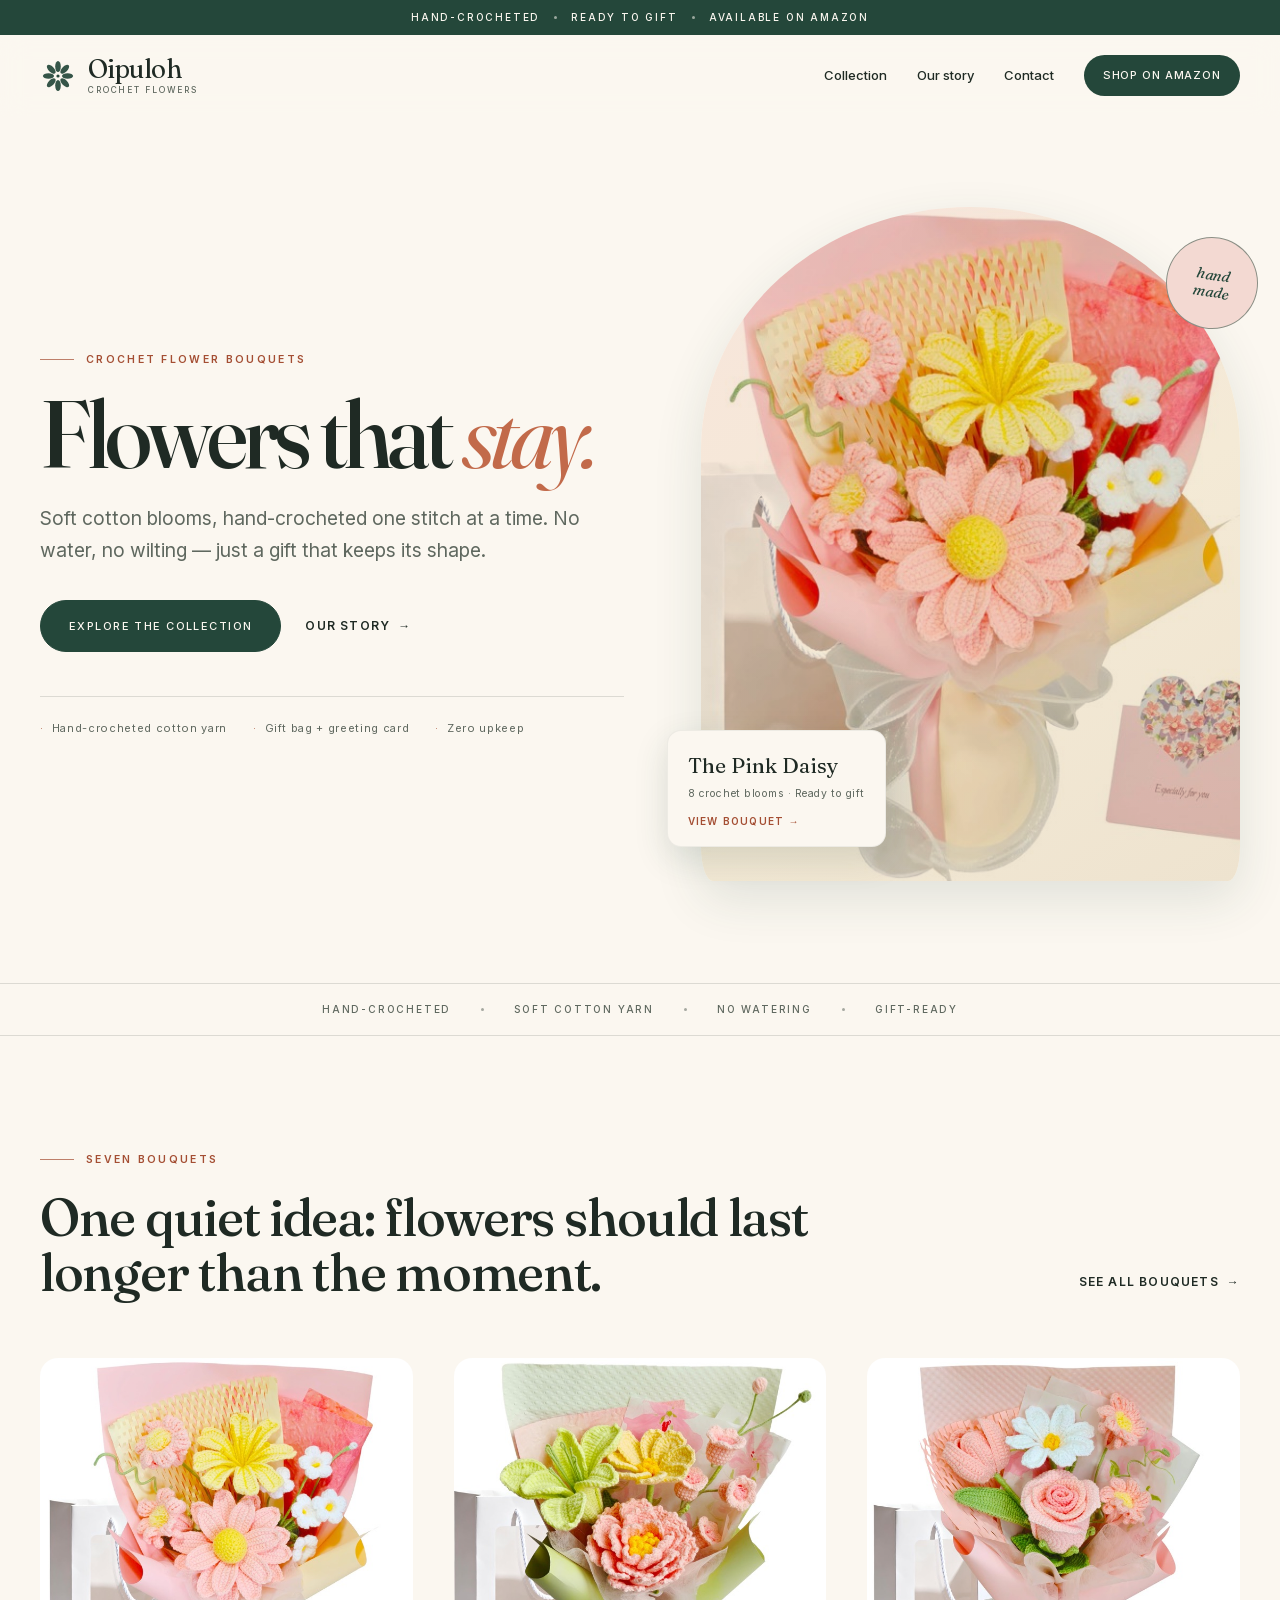
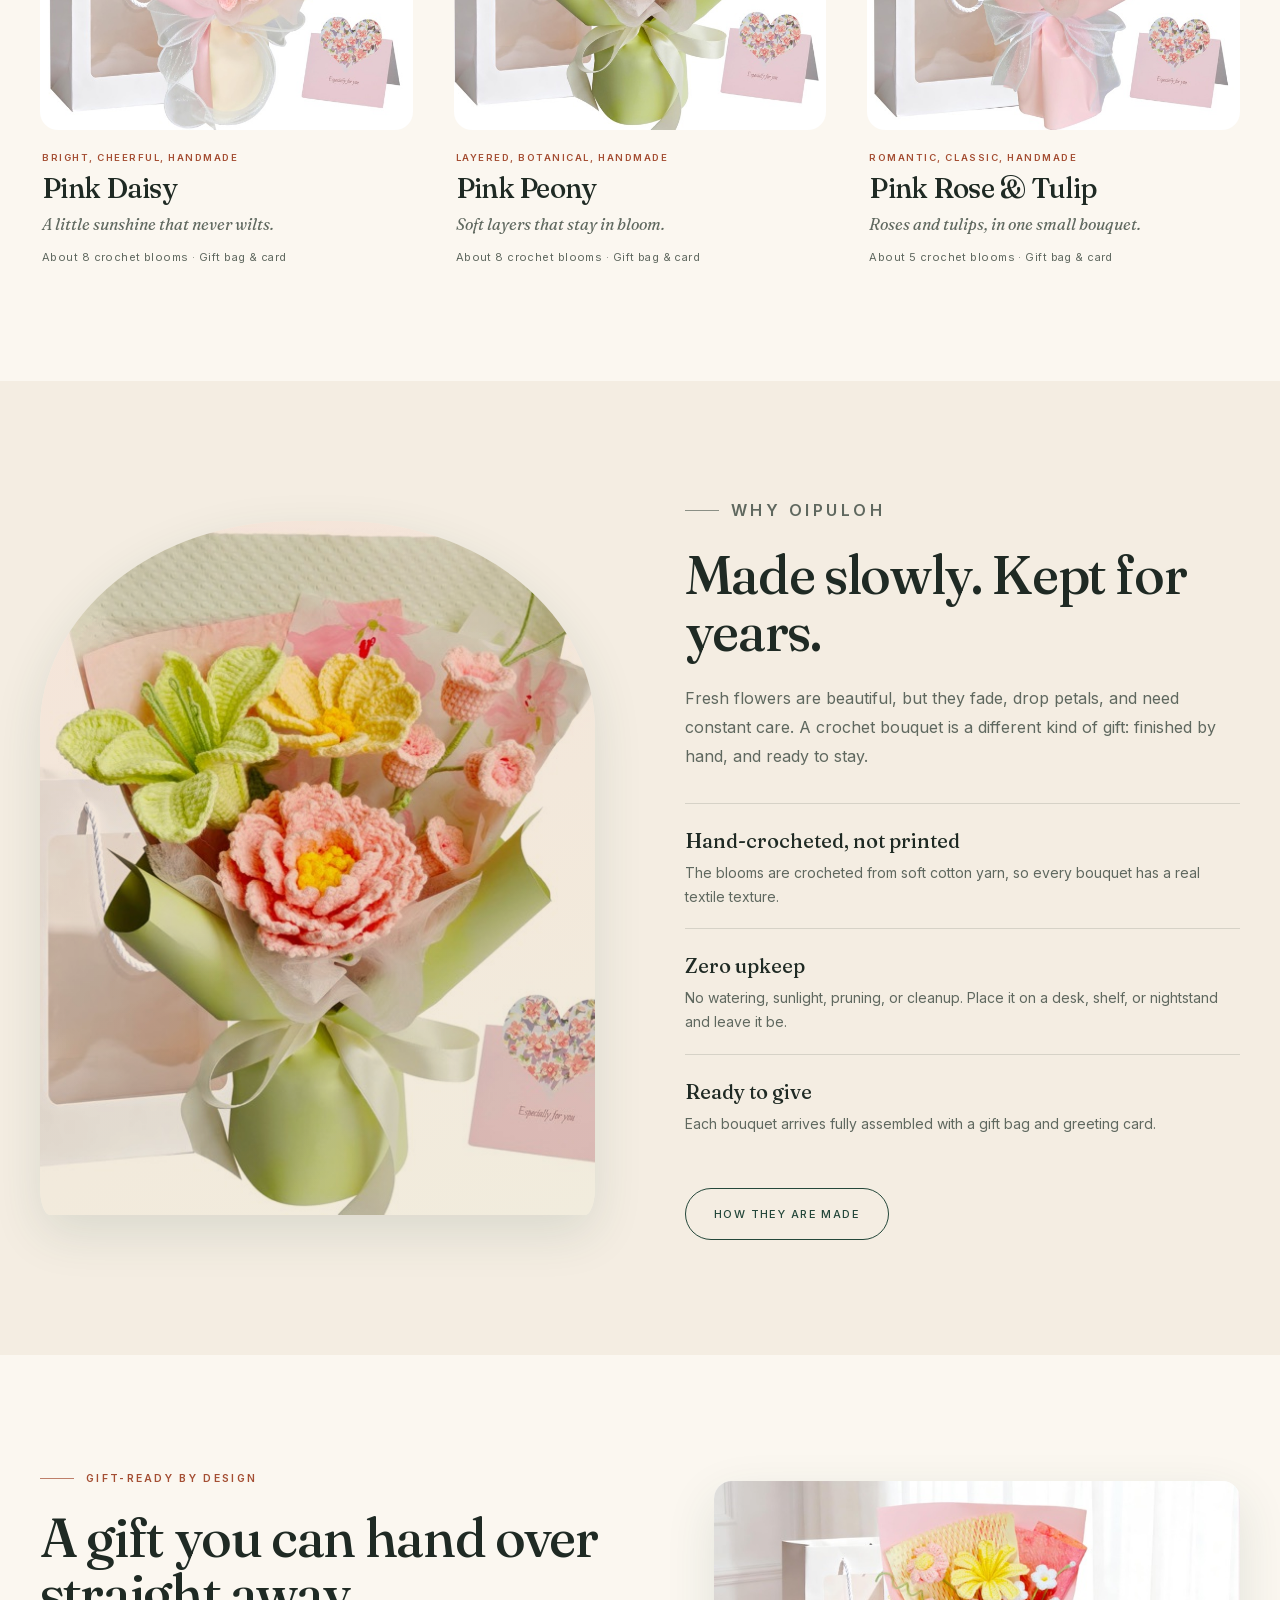
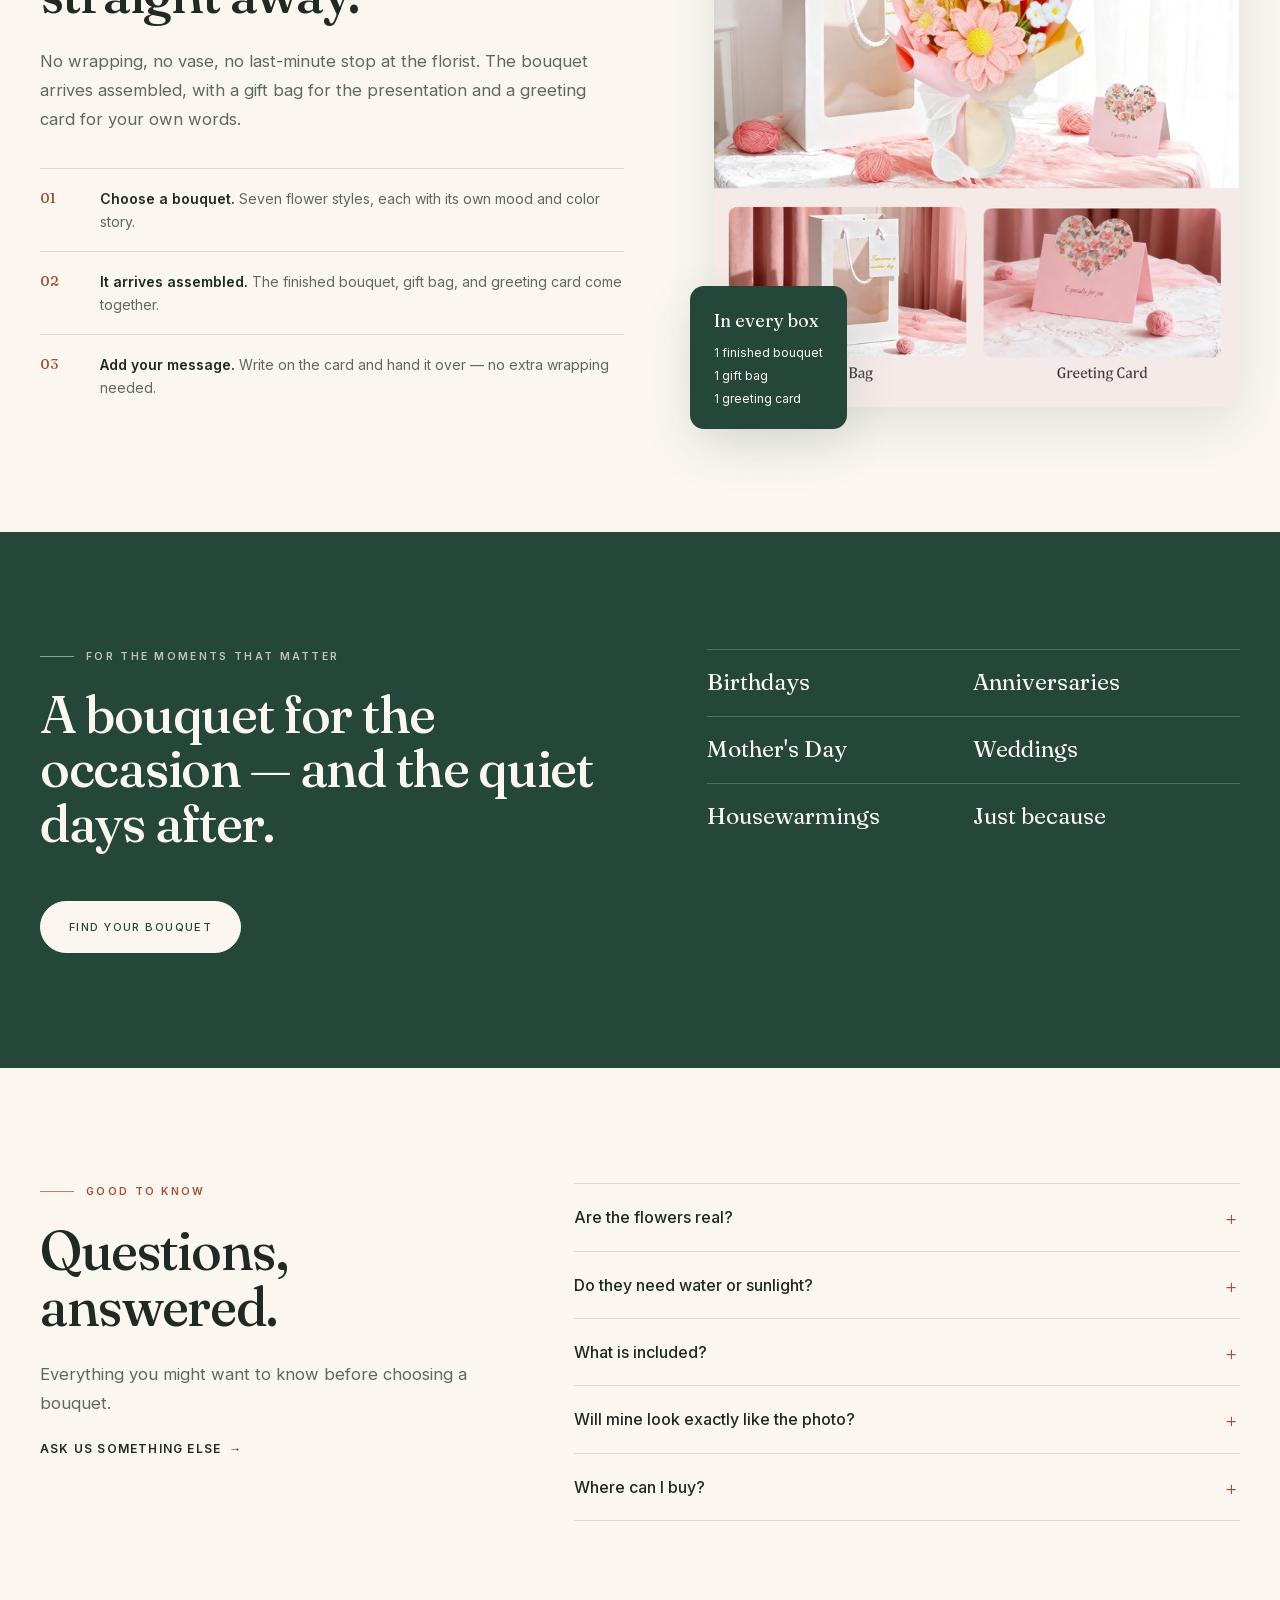
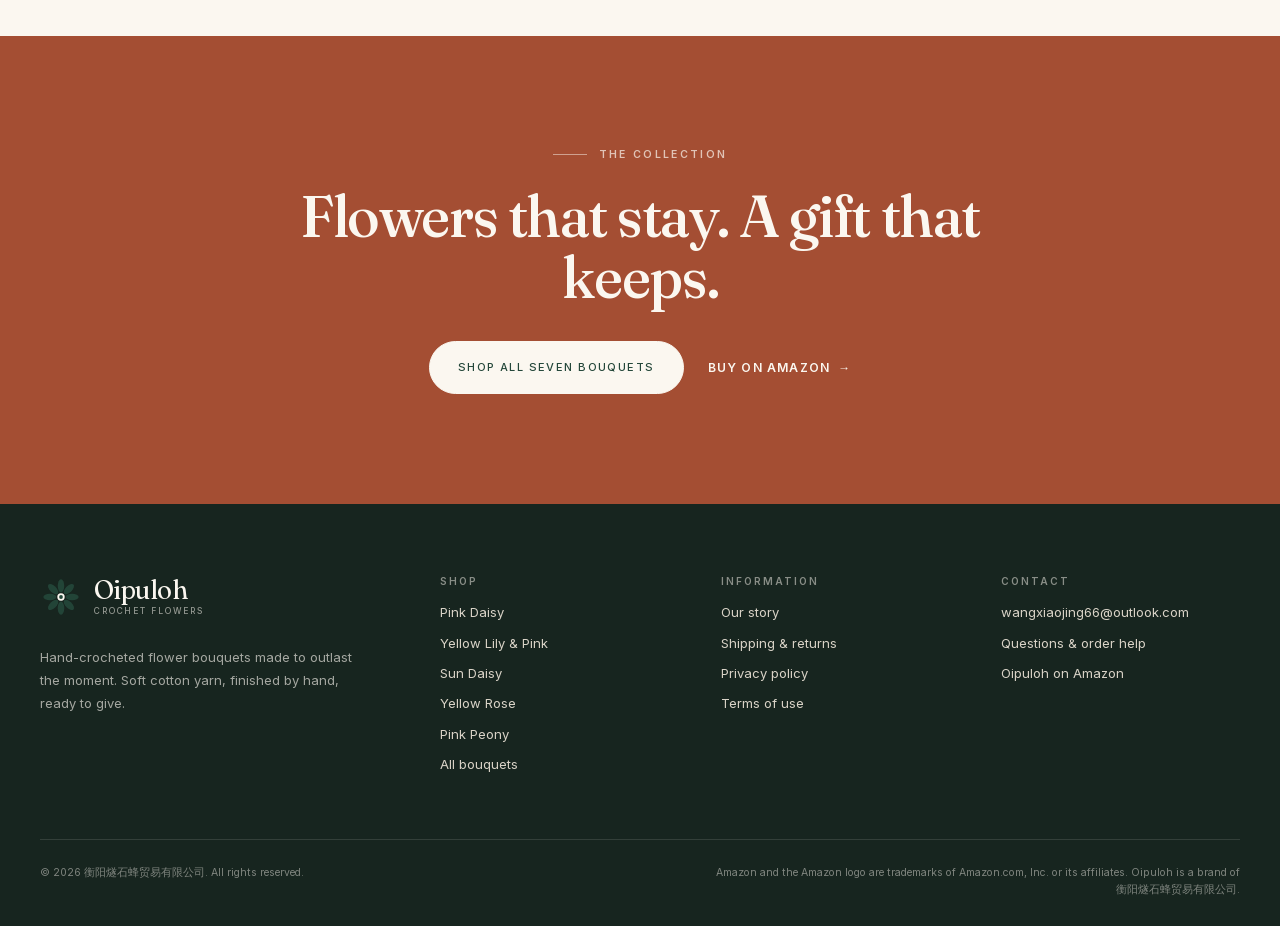
<file: index.html>
<!doctype html>
<html lang="en">
<head>
  <meta charset="utf-8">
  <meta name="viewport" content="width=device-width, initial-scale=1">
  <title>Oipuloh — Hand-crocheted flower bouquets that stay</title>
  <meta name="description" content="Oipuloh makes hand-crocheted flower bouquets from soft cotton yarn. No water, no wilting — each arrives with a gift bag and greeting card.">
  <link rel="canonical" href="https://oipuloh.pages.dev/">
  <meta property="og:type" content="website">
  <meta property="og:site_name" content="Oipuloh">
  <meta property="og:title" content="Oipuloh — Hand-crocheted flower bouquets that stay">
  <meta property="og:description" content="Oipuloh makes hand-crocheted flower bouquets from soft cotton yarn. No water, no wilting — each arrives with a gift bag and greeting card.">
  <meta property="og:url" content="https://oipuloh.pages.dev/">
  <meta property="og:image" content="https://oipuloh.pages.dev/assets/img/daisy-main-1400.jpg">
  <meta name="twitter:card" content="summary_large_image">
  <meta name="theme-color" content="#24473A">
  <link rel="icon" href="assets/img/favicon.svg" type="image/svg+xml">
  <link rel="stylesheet" href="assets/css/styles.css">
  <script>
    if (!new URLSearchParams(location.search).has("static")) document.documentElement.classList.add("js");
  </script>
  <script type="application/ld+json">{"@context":"https://schema.org","@type":"Organization","name":"衡阳燧石蜂贸易有限公司","url":"https://oipuloh.pages.dev/","email":"wangxiaojing66@outlook.com","brand":{"@type":"Brand","name":"Oipuloh"},"logo":"https://oipuloh.pages.dev/assets/img/favicon.svg","description":"Oipuloh makes hand-crocheted flower bouquets from soft cotton yarn. No water, no wilting — each arrives with a gift bag and greeting card."}</script>
</head>
<body class="">
  <a class="skip-link" href="#main">Skip to content</a>
  
<div class="announcement">
  <span>Hand-crocheted</span><span class="dot" aria-hidden="true"></span>
  <span>Ready to gift</span><span class="dot" aria-hidden="true"></span>
  <span>Available on Amazon</span>
</div>
<header class="site-header" id="siteHeader">
  <div class="shell header-inner">
    <a class="brand" href="index.html" aria-label="Oipuloh home">
      <svg class="logo-mark" width="36" height="36" viewBox="0 0 40 40" aria-hidden="true" focusable="false"><g fill="currentColor" opacity=".92"><ellipse cx="20" cy="9.4" rx="3.1" ry="6.2" transform="rotate(0 20 20)"/><ellipse cx="20" cy="9.4" rx="3.1" ry="6.2" transform="rotate(45 20 20)"/><ellipse cx="20" cy="9.4" rx="3.1" ry="6.2" transform="rotate(90 20 20)"/><ellipse cx="20" cy="9.4" rx="3.1" ry="6.2" transform="rotate(135 20 20)"/><ellipse cx="20" cy="9.4" rx="3.1" ry="6.2" transform="rotate(180 20 20)"/><ellipse cx="20" cy="9.4" rx="3.1" ry="6.2" transform="rotate(225 20 20)"/><ellipse cx="20" cy="9.4" rx="3.1" ry="6.2" transform="rotate(270 20 20)"/><ellipse cx="20" cy="9.4" rx="3.1" ry="6.2" transform="rotate(315 20 20)"/></g><circle cx="20" cy="20" r="3.5" fill="var(--paper, #fbf7f0)"/><circle cx="20" cy="20" r="1.8" fill="currentColor"/></svg>
      <span class="brand-type">
        <span class="brand-name">Oipuloh</span>
        <span class="brand-sub">crochet flowers</span>
      </span>
    </a>
    <button class="nav-toggle" type="button" aria-expanded="false" aria-controls="primaryNav">
      <span class="sr-only">Menu</span>
      <span></span><span></span>
    </button>
    <nav class="nav" id="primaryNav" aria-label="Main">
      <a href="collection.html">Collection</a>
      <a href="about.html">Our story</a>
      <a href="contact.html">Contact</a>
      <a class="nav-cta" href="https://www.amazon.com/s?k=Oipuloh" target="_blank" rel="noopener">Shop on Amazon</a>
    </nav>
  </div>
</header>

  <main id="main">

<section class="hero">
  <div class="shell hero-grid">
    <div class="hero-copy">
      <p class="eyebrow"><span class="rule" aria-hidden="true"></span>Crochet flower bouquets</p>
      <h1>Flowers that <em>stay.</em></h1>
      <p class="lede">Soft cotton blooms, hand-crocheted one stitch at a time. No water, no wilting — just a gift that keeps its shape.</p>
      <div class="actions">
        <a class="button" href="collection.html">Explore the collection</a>
        <a class="text-link" href="about.html">Our story <span aria-hidden="true">→</span></a>
      </div>
      <ul class="hero-notes">
        <li>Hand-crocheted cotton yarn</li>
        <li>Gift bag + greeting card</li>
        <li>Zero upkeep</li>
      </ul>
    </div>
    <div class="hero-media">
      <div class="arch arch--hero">
        <img src="assets/img/daisy-main-700.jpg" srcset="assets/img/daisy-main-700.jpg 700w, assets/img/daisy-main-1400.jpg 1400w" sizes="(max-width: 900px) 92vw, 44vw" width="1400" height="1400" alt="Oipuloh Pink Daisy crochet flower bouquet with gift bag and greeting card" loading="eager" decoding="async">
      </div>
      <a class="floating-card" href="product/pink-daisy.html">
        <span class="floating-card-label">The Pink Daisy</span>
        <span class="floating-card-meta">8 crochet blooms · Ready to gift</span>
        <span class="floating-card-link">View bouquet <span aria-hidden="true">→</span></span>
      </a>
      <span class="hero-stamp" aria-hidden="true">hand<br>made</span>
    </div>
  </div>
</section>

<div class="value-strip">
  <div class="shell value-strip-inner">
    <span>Hand-crocheted</span><span class="dot" aria-hidden="true"></span>
    <span>Soft cotton yarn</span><span class="dot" aria-hidden="true"></span>
    <span>No watering</span><span class="dot" aria-hidden="true"></span>
    <span>Gift-ready</span>
  </div>
</div>

<section class="section" id="collection">
  <div class="shell">
    <div class="section-head reveal">
      <div>
        <p class="eyebrow"><span class="rule" aria-hidden="true"></span>Seven bouquets</p>
        <h2>One quiet idea: flowers should last longer than the moment.</h2>
      </div>
      <a class="text-link" href="collection.html">See all bouquets <span aria-hidden="true">→</span></a>
    </div>
    <div class="product-grid product-grid--three">
      
<article class="product-card reveal">
  <a class="product-media" href="product/pink-daisy.html" aria-label="Pink Daisy bouquet">
    <img src="assets/img/daisy-main-700.jpg" srcset="assets/img/daisy-main-700.jpg 700w, assets/img/daisy-main-1400.jpg 1400w" sizes="(max-width: 640px) 88vw, (max-width: 1100px) 44vw, 30vw" width="1400" height="1400" alt="Oipuloh Pink Daisy crochet flower bouquet with a gift bag and greeting card" loading="eager" decoding="async">
  </a>
  <div class="product-card-body">
    <p class="product-kicker">Bright, cheerful, handmade</p>
    <h3><a href="product/pink-daisy.html">Pink Daisy</a></h3>
    <p class="product-tagline">A little sunshine that never wilts.</p>
    <p class="product-meta">About 8 crochet blooms <span aria-hidden="true">·</span> Gift bag &amp; card</p>
  </div>
</article>

<article class="product-card reveal">
  <a class="product-media" href="product/pink-peony.html" aria-label="Pink Peony bouquet">
    <img src="assets/img/peony-main-700.jpg" srcset="assets/img/peony-main-700.jpg 700w, assets/img/peony-main-1400.jpg 1400w" sizes="(max-width: 640px) 88vw, (max-width: 1100px) 44vw, 30vw" width="1400" height="1400" alt="Oipuloh Pink Peony crochet flower bouquet with sage green wrapping" loading="eager" decoding="async">
  </a>
  <div class="product-card-body">
    <p class="product-kicker">Layered, botanical, handmade</p>
    <h3><a href="product/pink-peony.html">Pink Peony</a></h3>
    <p class="product-tagline">Soft layers that stay in bloom.</p>
    <p class="product-meta">About 8 crochet blooms <span aria-hidden="true">·</span> Gift bag &amp; card</p>
  </div>
</article>

<article class="product-card reveal">
  <a class="product-media" href="product/pink-rose-tulip.html" aria-label="Pink Rose &amp; Tulip bouquet">
    <img src="assets/img/tulip-main-700.jpg" srcset="assets/img/tulip-main-700.jpg 700w, assets/img/tulip-main-1400.jpg 1400w" sizes="(max-width: 640px) 88vw, (max-width: 1100px) 44vw, 30vw" width="1400" height="1400" alt="Oipuloh Pink Rose and Tulip crochet flower bouquet" loading="eager" decoding="async">
  </a>
  <div class="product-card-body">
    <p class="product-kicker">Romantic, classic, handmade</p>
    <h3><a href="product/pink-rose-tulip.html">Pink Rose &amp; Tulip</a></h3>
    <p class="product-tagline">Roses and tulips, in one small bouquet.</p>
    <p class="product-meta">About 5 crochet blooms <span aria-hidden="true">·</span> Gift bag &amp; card</p>
  </div>
</article>

    </div>
  </div>
</section>

<section class="section section--tint">
  <div class="shell split">
    <div class="split-media reveal">
      <div class="arch arch--soft">
        <img src="assets/img/peony-main-700.jpg" srcset="assets/img/peony-main-700.jpg 700w, assets/img/peony-main-1400.jpg 1400w" sizes="(max-width: 900px) 92vw, 44vw" width="1400" height="1400" alt="Oipuloh Pink Peony crochet bouquet with sage green wrapping" loading="eager" decoding="async">
      </div>
    </div>
    <div class="split-copy reveal">
      <p class="eyebrow"><span class="rule" aria-hidden="true"></span>Why Oipuloh</p>
      <h2>Made slowly. Kept for years.</h2>
      <p class="lede-sm">Fresh flowers are beautiful, but they fade, drop petals, and need constant care. A crochet bouquet is a different kind of gift: finished by hand, and ready to stay.</p>
      <dl class="value-list">
        <div>
          <dt>Hand-crocheted, not printed</dt>
          <dd>The blooms are crocheted from soft cotton yarn, so every bouquet has a real textile texture.</dd>
        </div>
        <div>
          <dt>Zero upkeep</dt>
          <dd>No watering, sunlight, pruning, or cleanup. Place it on a desk, shelf, or nightstand and leave it be.</dd>
        </div>
        <div>
          <dt>Ready to give</dt>
          <dd>Each bouquet arrives fully assembled with a gift bag and greeting card.</dd>
        </div>
      </dl>
      <a class="button button--ghost" href="about.html">How they are made</a>
    </div>
  </div>
</section>

<section class="section" id="gift">
  <div class="shell gift-grid">
    <div class="gift-copy reveal">
      <p class="eyebrow"><span class="rule" aria-hidden="true"></span>Gift-ready by design</p>
      <h2>A gift you can hand over straight away.</h2>
      <p class="lede-sm">No wrapping, no vase, no last-minute stop at the florist. The bouquet arrives assembled, with a gift bag for the presentation and a greeting card for your own words.</p>
      <ol class="steps">
        <li><span>01</span><p><strong>Choose a bouquet.</strong> Seven flower styles, each with its own mood and color story.</p></li>
        <li><span>02</span><p><strong>It arrives assembled.</strong> The finished bouquet, gift bag, and greeting card come together.</p></li>
        <li><span>03</span><p><strong>Add your message.</strong> Write on the card and hand it over — no extra wrapping needed.</p></li>
      </ol>
    </div>
    <div class="gift-media reveal">
      <div class="gift-photo">
        <img src="assets/img/daisy-alt-700.jpg" srcset="assets/img/daisy-alt-700.jpg 700w, assets/img/daisy-alt-1400.jpg 1400w" sizes="(max-width: 900px) 92vw, 40vw" width="1400" height="1400" alt="Pink Daisy bouquet with clear-window gift bag and heart greeting card" loading="eager" decoding="async">
      </div>
      <div class="gift-note">
        <span class="gift-note-title">In every box</span>
        <span>1 finished bouquet</span>
        <span>1 gift bag</span>
        <span>1 greeting card</span>
      </div>
    </div>
  </div>
</section>

<section class="section section--forest">
  <div class="shell occasions">
    <div class="reveal">
      <p class="eyebrow eyebrow--light"><span class="rule" aria-hidden="true"></span>For the moments that matter</p>
      <h2>A bouquet for the occasion — and the quiet days after.</h2>
    </div>
    <ul class="occasion-list reveal">
      <li>Birthdays</li><li>Anniversaries</li><li>Mother&#x27;s Day</li><li>Weddings</li><li>Housewarmings</li><li>Just because</li>
    </ul>
    <div class="reveal">
      <a class="button button--light" href="collection.html">Find your bouquet</a>
    </div>
  </div>
</section>

<section class="section">
  <div class="shell faq-grid">
    <div class="faq-intro reveal">
      <p class="eyebrow"><span class="rule" aria-hidden="true"></span>Good to know</p>
      <h2>Questions, answered.</h2>
      <p class="lede-sm">Everything you might want to know before choosing a bouquet.</p>
      <a class="text-link" href="contact.html">Ask us something else <span aria-hidden="true">→</span></a>
    </div>
    <div class="faq-list reveal">
      <details>
        <summary>Are the flowers real?</summary>
        <p>They are hand-crocheted from soft cotton yarn — not fresh, dried, or preserved flowers. The texture is textile, and the shape holds.</p>
      </details>
      <details>
        <summary>Do they need water or sunlight?</summary>
        <p>No. The bouquets need no watering, sunlight, pruning, or cleanup. Keep them wherever you would place a small vase.</p>
      </details>
      <details>
        <summary>What is included?</summary>
        <p>One finished bouquet, one gift bag, and one greeting card. The bouquet arrives assembled — it is not a DIY kit.</p>
      </details>
      <details>
        <summary>Will mine look exactly like the photo?</summary>
        <p>Because each bouquet is handmade, stitch detail, flower shape, and color may vary slightly from the photos. That variation is part of the handmade finish.</p>
      </details>
      <details>
        <summary>Where can I buy?</summary>
        <p>Our bouquets are sold on Amazon.com. Price, shipping speed, and availability are shown on each Amazon product page.</p>
      </details>
    </div>
  </div>
</section>

<section class="closing">
  <div class="shell closing-inner reveal">
    <p class="eyebrow eyebrow--light"><span class="rule" aria-hidden="true"></span>The collection</p>
    <h2>Flowers that stay. A gift that keeps.</h2>
    <div class="actions actions--center">
      <a class="button button--light" href="collection.html">Shop all seven bouquets</a>
      <a class="text-link text-link--light" href="https://www.amazon.com/s?k=Oipuloh" target="_blank" rel="noopener">Buy on Amazon <span aria-hidden="true">→</span></a>
    </div>
  </div>
</section>

  </main>
  
<footer class="site-footer">
  <div class="shell footer-grid">
    <div class="footer-brand">
      <a class="brand brand--footer" href="index.html" aria-label="Oipuloh home">
        <svg class="logo-mark" width="42" height="42" viewBox="0 0 40 40" aria-hidden="true" focusable="false"><g fill="currentColor" opacity=".92"><ellipse cx="20" cy="9.4" rx="3.1" ry="6.2" transform="rotate(0 20 20)"/><ellipse cx="20" cy="9.4" rx="3.1" ry="6.2" transform="rotate(45 20 20)"/><ellipse cx="20" cy="9.4" rx="3.1" ry="6.2" transform="rotate(90 20 20)"/><ellipse cx="20" cy="9.4" rx="3.1" ry="6.2" transform="rotate(135 20 20)"/><ellipse cx="20" cy="9.4" rx="3.1" ry="6.2" transform="rotate(180 20 20)"/><ellipse cx="20" cy="9.4" rx="3.1" ry="6.2" transform="rotate(225 20 20)"/><ellipse cx="20" cy="9.4" rx="3.1" ry="6.2" transform="rotate(270 20 20)"/><ellipse cx="20" cy="9.4" rx="3.1" ry="6.2" transform="rotate(315 20 20)"/></g><circle cx="20" cy="20" r="3.5" fill="var(--paper, #fbf7f0)"/><circle cx="20" cy="20" r="1.8" fill="currentColor"/></svg>
        <span class="brand-type">
          <span class="brand-name">Oipuloh</span>
          <span class="brand-sub">crochet flowers</span>
        </span>
      </a>
      <p>Hand-crocheted flower bouquets made to outlast the moment. Soft cotton yarn, finished by hand, ready to give.</p>
    </div>
    <div>
      <h2 class="footer-title">Shop</h2>
      <ul class="footer-list">
        <li><a href="product/pink-daisy.html">Pink Daisy</a></li><li><a href="product/yellow-lily-pink.html">Yellow Lily &amp; Pink</a></li><li><a href="product/sun-daisy.html">Sun Daisy</a></li><li><a href="product/yellow-rose.html">Yellow Rose</a></li><li><a href="product/pink-peony.html">Pink Peony</a></li>
        <li><a href="collection.html">All bouquets</a></li>
      </ul>
    </div>
    <div>
      <h2 class="footer-title">Information</h2>
      <ul class="footer-list">
        <li><a href="about.html">Our story</a></li>
        <li><a href="shipping.html">Shipping &amp; returns</a></li>
        <li><a href="privacy.html">Privacy policy</a></li>
        <li><a href="terms.html">Terms of use</a></li>
      </ul>
    </div>
    <div>
      <h2 class="footer-title">Contact</h2>
      <ul class="footer-list">
        <li><a href="mailto:wangxiaojing66@outlook.com">wangxiaojing66@outlook.com</a></li>
        <li><a href="contact.html">Questions &amp; order help</a></li>
        <li><a href="https://www.amazon.com/s?k=Oipuloh" target="_blank" rel="noopener">Oipuloh on Amazon</a></li>
      </ul>
    </div>
  </div>
  <div class="shell footer-bottom">
    <p>&copy; 2026 衡阳燧石蜂贸易有限公司. All rights reserved.</p>
    <p class="fine">Amazon and the Amazon logo are trademarks of Amazon.com, Inc. or its affiliates. Oipuloh is a brand of <span class="nowrap">衡阳燧石蜂贸易有限公司</span>.</p>
  </div>
</footer>

  <script src="assets/js/site.js" defer></script>
</body>
</html>
</file>
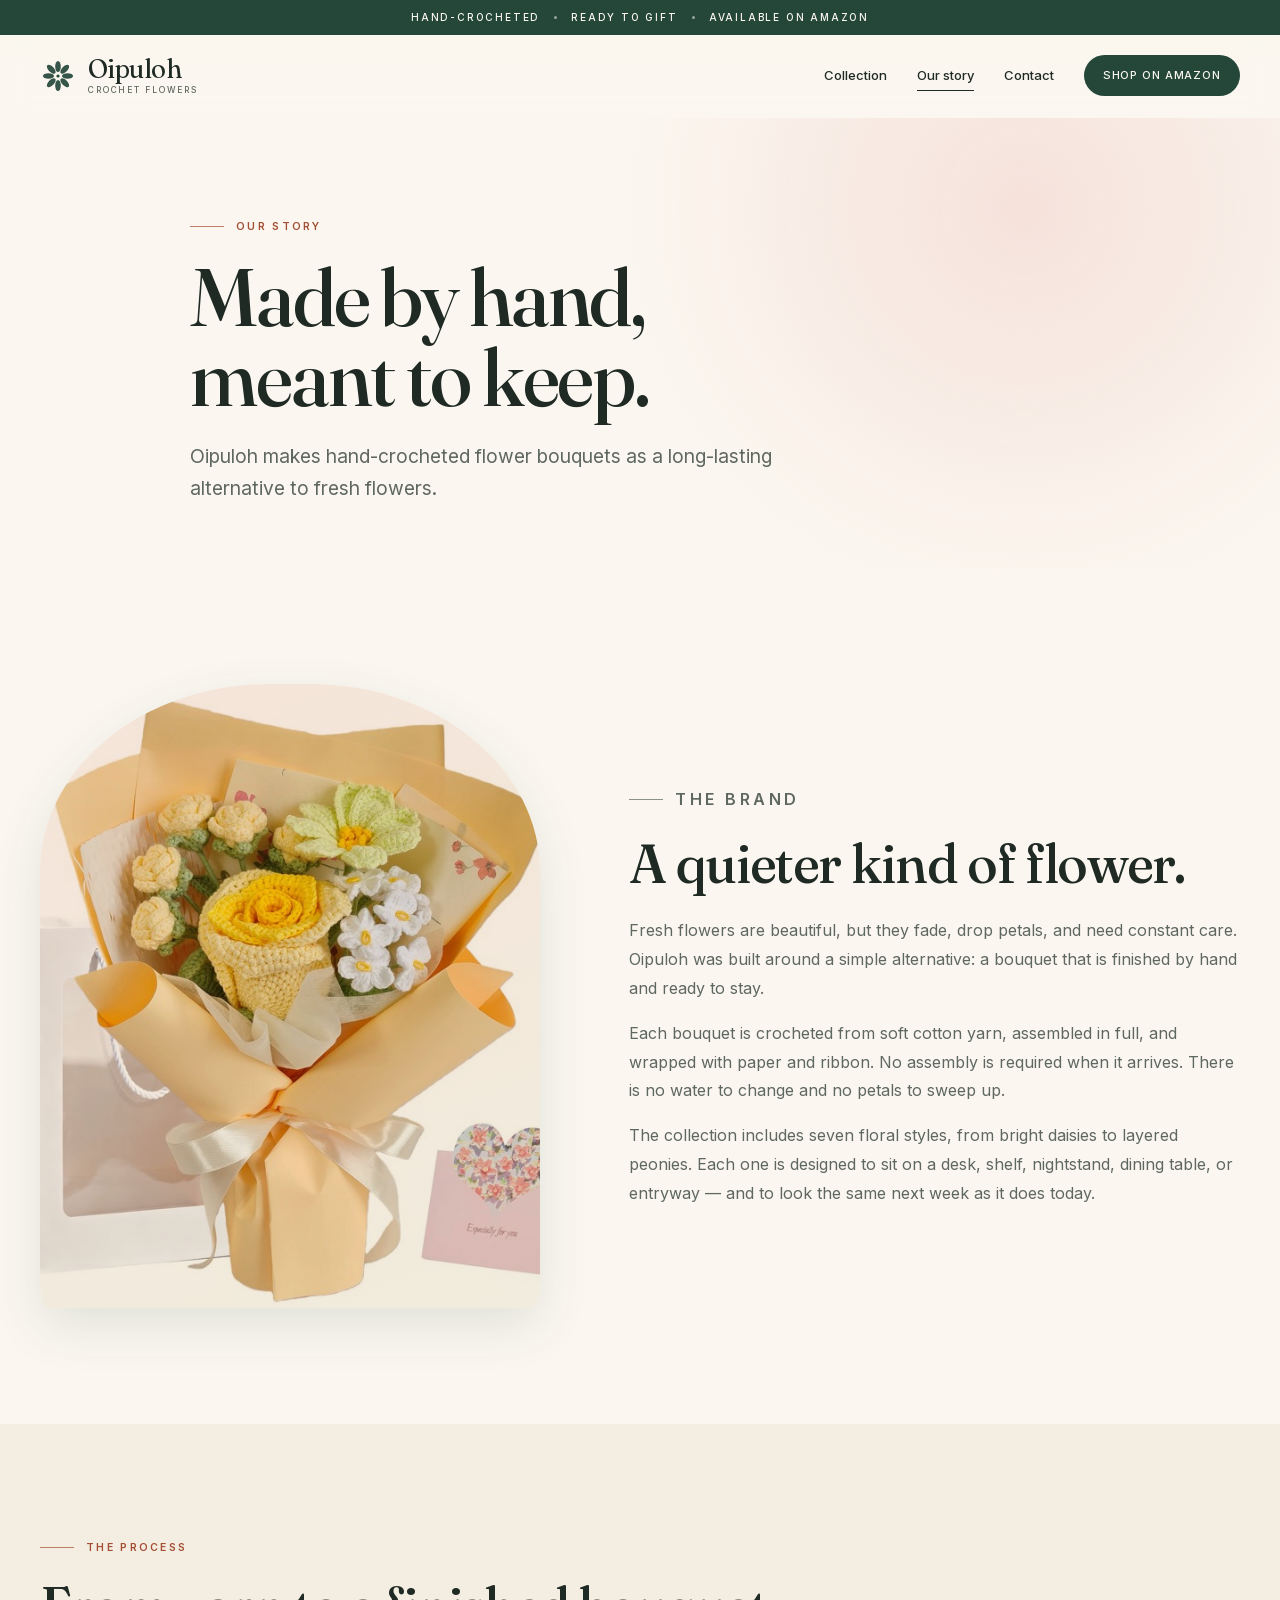
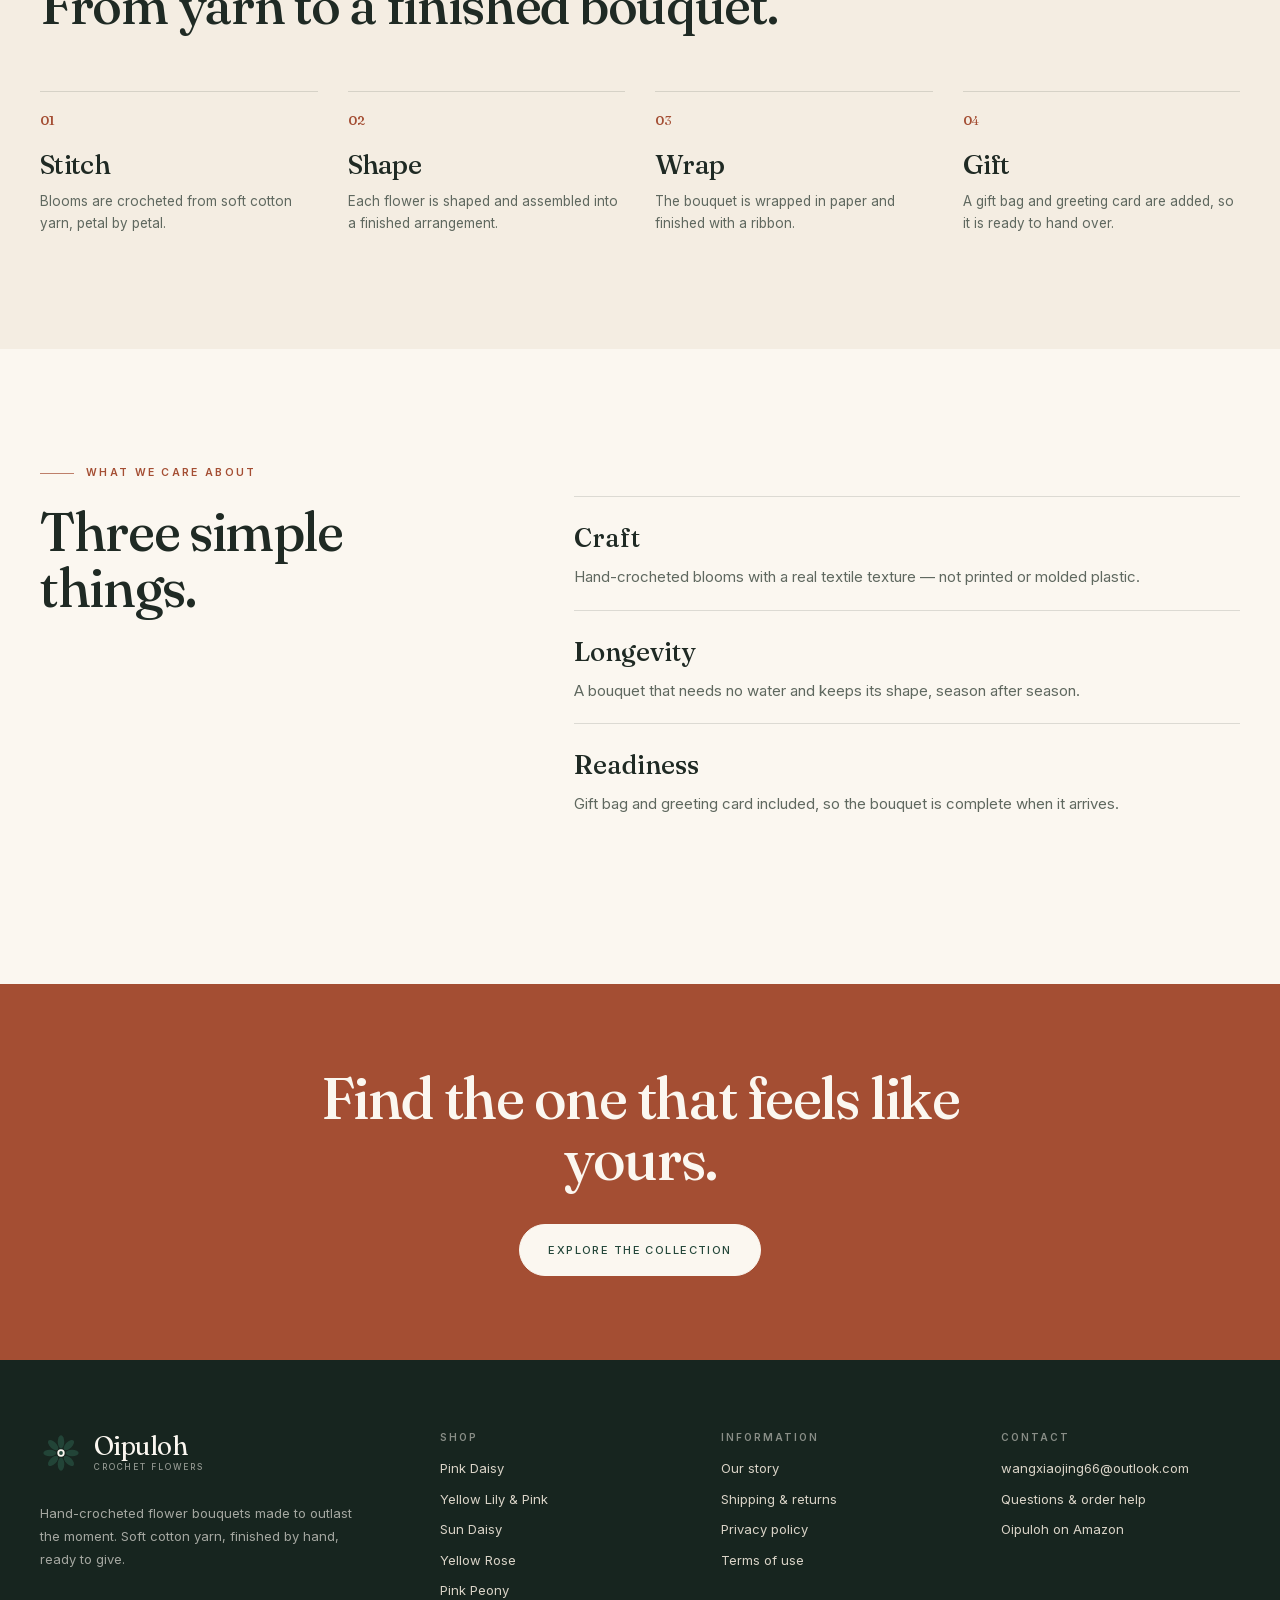
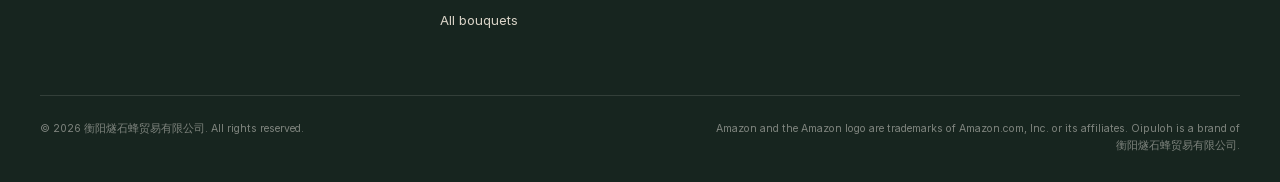
<file: about.html>
<!doctype html>
<html lang="en">
<head>
  <meta charset="utf-8">
  <meta name="viewport" content="width=device-width, initial-scale=1">
  <title>Our Story — Oipuloh</title>
  <meta name="description" content="Oipuloh makes hand-crocheted flower bouquets from soft cotton yarn — a long-lasting, zero-upkeep alternative to fresh flowers.">
  <link rel="canonical" href="https://oipuloh.pages.dev/about.html">
  <meta property="og:type" content="website">
  <meta property="og:site_name" content="Oipuloh">
  <meta property="og:title" content="Our Story — Oipuloh">
  <meta property="og:description" content="Oipuloh makes hand-crocheted flower bouquets from soft cotton yarn — a long-lasting, zero-upkeep alternative to fresh flowers.">
  <meta property="og:url" content="https://oipuloh.pages.dev/about.html">
  <meta property="og:image" content="https://oipuloh.pages.dev/assets/img/daisy-main-1400.jpg">
  <meta name="twitter:card" content="summary_large_image">
  <meta name="theme-color" content="#24473A">
  <link rel="icon" href="assets/img/favicon.svg" type="image/svg+xml">
  <link rel="stylesheet" href="assets/css/styles.css">
  <script>
    if (!new URLSearchParams(location.search).has("static")) document.documentElement.classList.add("js");
  </script>
  
</head>
<body class="">
  <a class="skip-link" href="#main">Skip to content</a>
  
<div class="announcement">
  <span>Hand-crocheted</span><span class="dot" aria-hidden="true"></span>
  <span>Ready to gift</span><span class="dot" aria-hidden="true"></span>
  <span>Available on Amazon</span>
</div>
<header class="site-header" id="siteHeader">
  <div class="shell header-inner">
    <a class="brand" href="index.html" aria-label="Oipuloh home">
      <svg class="logo-mark" width="36" height="36" viewBox="0 0 40 40" aria-hidden="true" focusable="false"><g fill="currentColor" opacity=".92"><ellipse cx="20" cy="9.4" rx="3.1" ry="6.2" transform="rotate(0 20 20)"/><ellipse cx="20" cy="9.4" rx="3.1" ry="6.2" transform="rotate(45 20 20)"/><ellipse cx="20" cy="9.4" rx="3.1" ry="6.2" transform="rotate(90 20 20)"/><ellipse cx="20" cy="9.4" rx="3.1" ry="6.2" transform="rotate(135 20 20)"/><ellipse cx="20" cy="9.4" rx="3.1" ry="6.2" transform="rotate(180 20 20)"/><ellipse cx="20" cy="9.4" rx="3.1" ry="6.2" transform="rotate(225 20 20)"/><ellipse cx="20" cy="9.4" rx="3.1" ry="6.2" transform="rotate(270 20 20)"/><ellipse cx="20" cy="9.4" rx="3.1" ry="6.2" transform="rotate(315 20 20)"/></g><circle cx="20" cy="20" r="3.5" fill="var(--paper, #fbf7f0)"/><circle cx="20" cy="20" r="1.8" fill="currentColor"/></svg>
      <span class="brand-type">
        <span class="brand-name">Oipuloh</span>
        <span class="brand-sub">crochet flowers</span>
      </span>
    </a>
    <button class="nav-toggle" type="button" aria-expanded="false" aria-controls="primaryNav">
      <span class="sr-only">Menu</span>
      <span></span><span></span>
    </button>
    <nav class="nav" id="primaryNav" aria-label="Main">
      <a href="collection.html">Collection</a>
      <a href="about.html" aria-current="page">Our story</a>
      <a href="contact.html">Contact</a>
      <a class="nav-cta" href="https://www.amazon.com/s?k=Oipuloh" target="_blank" rel="noopener">Shop on Amazon</a>
    </nav>
  </div>
</header>

  <main id="main">

<section class="page-hero page-hero--about">
  <div class="shell page-hero-inner">
    <p class="eyebrow"><span class="rule" aria-hidden="true"></span>Our story</p>
    <h1>Made by hand,<br>meant to keep.</h1>
    <p class="lede">Oipuloh makes hand-crocheted flower bouquets as a long-lasting alternative to fresh flowers.</p>
  </div>
</section>

<section class="section">
  <div class="shell split split--wide">
    <div class="split-media reveal">
      <div class="arch arch--soft">
        <img src="assets/img/rose-main-700.jpg" srcset="assets/img/rose-main-700.jpg 700w, assets/img/rose-main-1400.jpg 1400w" sizes="(max-width: 900px) 92vw, 42vw" width="1400" height="1400" alt="Oipuloh Yellow Rose crochet bouquet" loading="eager" decoding="async">
      </div>
    </div>
    <div class="split-copy reveal">
      <p class="eyebrow"><span class="rule" aria-hidden="true"></span>The brand</p>
      <h2>A quieter kind of flower.</h2>
      <p>Fresh flowers are beautiful, but they fade, drop petals, and need constant care. Oipuloh was built around a simple alternative: a bouquet that is finished by hand and ready to stay.</p>
      <p>Each bouquet is crocheted from soft cotton yarn, assembled in full, and wrapped with paper and ribbon. No assembly is required when it arrives. There is no water to change and no petals to sweep up.</p>
      <p>The collection includes seven floral styles, from bright daisies to layered peonies. Each one is designed to sit on a desk, shelf, nightstand, dining table, or entryway — and to look the same next week as it does today.</p>
    </div>
  </div>
</section>

<section class="section section--tint">
  <div class="shell">
    <div class="section-head reveal">
      <div>
        <p class="eyebrow"><span class="rule" aria-hidden="true"></span>The process</p>
        <h2>From yarn to a finished bouquet.</h2>
      </div>
    </div>
    <ol class="process-grid">
      <li class="reveal"><span>01</span><h3>Stitch</h3><p>Blooms are crocheted from soft cotton yarn, petal by petal.</p></li>
      <li class="reveal"><span>02</span><h3>Shape</h3><p>Each flower is shaped and assembled into a finished arrangement.</p></li>
      <li class="reveal"><span>03</span><h3>Wrap</h3><p>The bouquet is wrapped in paper and finished with a ribbon.</p></li>
      <li class="reveal"><span>04</span><h3>Gift</h3><p>A gift bag and greeting card are added, so it is ready to hand over.</p></li>
    </ol>
  </div>
</section>

<section class="section">
  <div class="shell values-grid">
    <div class="reveal">
      <p class="eyebrow"><span class="rule" aria-hidden="true"></span>What we care about</p>
      <h2>Three simple things.</h2>
    </div>
    <dl class="value-list value-list--large reveal">
      <div><dt>Craft</dt><dd>Hand-crocheted blooms with a real textile texture — not printed or molded plastic.</dd></div>
      <div><dt>Longevity</dt><dd>A bouquet that needs no water and keeps its shape, season after season.</dd></div>
      <div><dt>Readiness</dt><dd>Gift bag and greeting card included, so the bouquet is complete when it arrives.</dd></div>
    </dl>
  </div>
</section>

<section class="closing closing--short">
  <div class="shell closing-inner reveal">
    <h2>Find the one that feels like yours.</h2>
    <div class="actions actions--center">
      <a class="button button--light" href="collection.html">Explore the collection</a>
    </div>
  </div>
</section>

  </main>
  
<footer class="site-footer">
  <div class="shell footer-grid">
    <div class="footer-brand">
      <a class="brand brand--footer" href="index.html" aria-label="Oipuloh home">
        <svg class="logo-mark" width="42" height="42" viewBox="0 0 40 40" aria-hidden="true" focusable="false"><g fill="currentColor" opacity=".92"><ellipse cx="20" cy="9.4" rx="3.1" ry="6.2" transform="rotate(0 20 20)"/><ellipse cx="20" cy="9.4" rx="3.1" ry="6.2" transform="rotate(45 20 20)"/><ellipse cx="20" cy="9.4" rx="3.1" ry="6.2" transform="rotate(90 20 20)"/><ellipse cx="20" cy="9.4" rx="3.1" ry="6.2" transform="rotate(135 20 20)"/><ellipse cx="20" cy="9.4" rx="3.1" ry="6.2" transform="rotate(180 20 20)"/><ellipse cx="20" cy="9.4" rx="3.1" ry="6.2" transform="rotate(225 20 20)"/><ellipse cx="20" cy="9.4" rx="3.1" ry="6.2" transform="rotate(270 20 20)"/><ellipse cx="20" cy="9.4" rx="3.1" ry="6.2" transform="rotate(315 20 20)"/></g><circle cx="20" cy="20" r="3.5" fill="var(--paper, #fbf7f0)"/><circle cx="20" cy="20" r="1.8" fill="currentColor"/></svg>
        <span class="brand-type">
          <span class="brand-name">Oipuloh</span>
          <span class="brand-sub">crochet flowers</span>
        </span>
      </a>
      <p>Hand-crocheted flower bouquets made to outlast the moment. Soft cotton yarn, finished by hand, ready to give.</p>
    </div>
    <div>
      <h2 class="footer-title">Shop</h2>
      <ul class="footer-list">
        <li><a href="product/pink-daisy.html">Pink Daisy</a></li><li><a href="product/yellow-lily-pink.html">Yellow Lily &amp; Pink</a></li><li><a href="product/sun-daisy.html">Sun Daisy</a></li><li><a href="product/yellow-rose.html">Yellow Rose</a></li><li><a href="product/pink-peony.html">Pink Peony</a></li>
        <li><a href="collection.html">All bouquets</a></li>
      </ul>
    </div>
    <div>
      <h2 class="footer-title">Information</h2>
      <ul class="footer-list">
        <li><a href="about.html">Our story</a></li>
        <li><a href="shipping.html">Shipping &amp; returns</a></li>
        <li><a href="privacy.html">Privacy policy</a></li>
        <li><a href="terms.html">Terms of use</a></li>
      </ul>
    </div>
    <div>
      <h2 class="footer-title">Contact</h2>
      <ul class="footer-list">
        <li><a href="mailto:wangxiaojing66@outlook.com">wangxiaojing66@outlook.com</a></li>
        <li><a href="contact.html">Questions &amp; order help</a></li>
        <li><a href="https://www.amazon.com/s?k=Oipuloh" target="_blank" rel="noopener">Oipuloh on Amazon</a></li>
      </ul>
    </div>
  </div>
  <div class="shell footer-bottom">
    <p>&copy; 2026 衡阳燧石蜂贸易有限公司. All rights reserved.</p>
    <p class="fine">Amazon and the Amazon logo are trademarks of Amazon.com, Inc. or its affiliates. Oipuloh is a brand of <span class="nowrap">衡阳燧石蜂贸易有限公司</span>.</p>
  </div>
</footer>

  <script src="assets/js/site.js" defer></script>
</body>
</html>
</file>
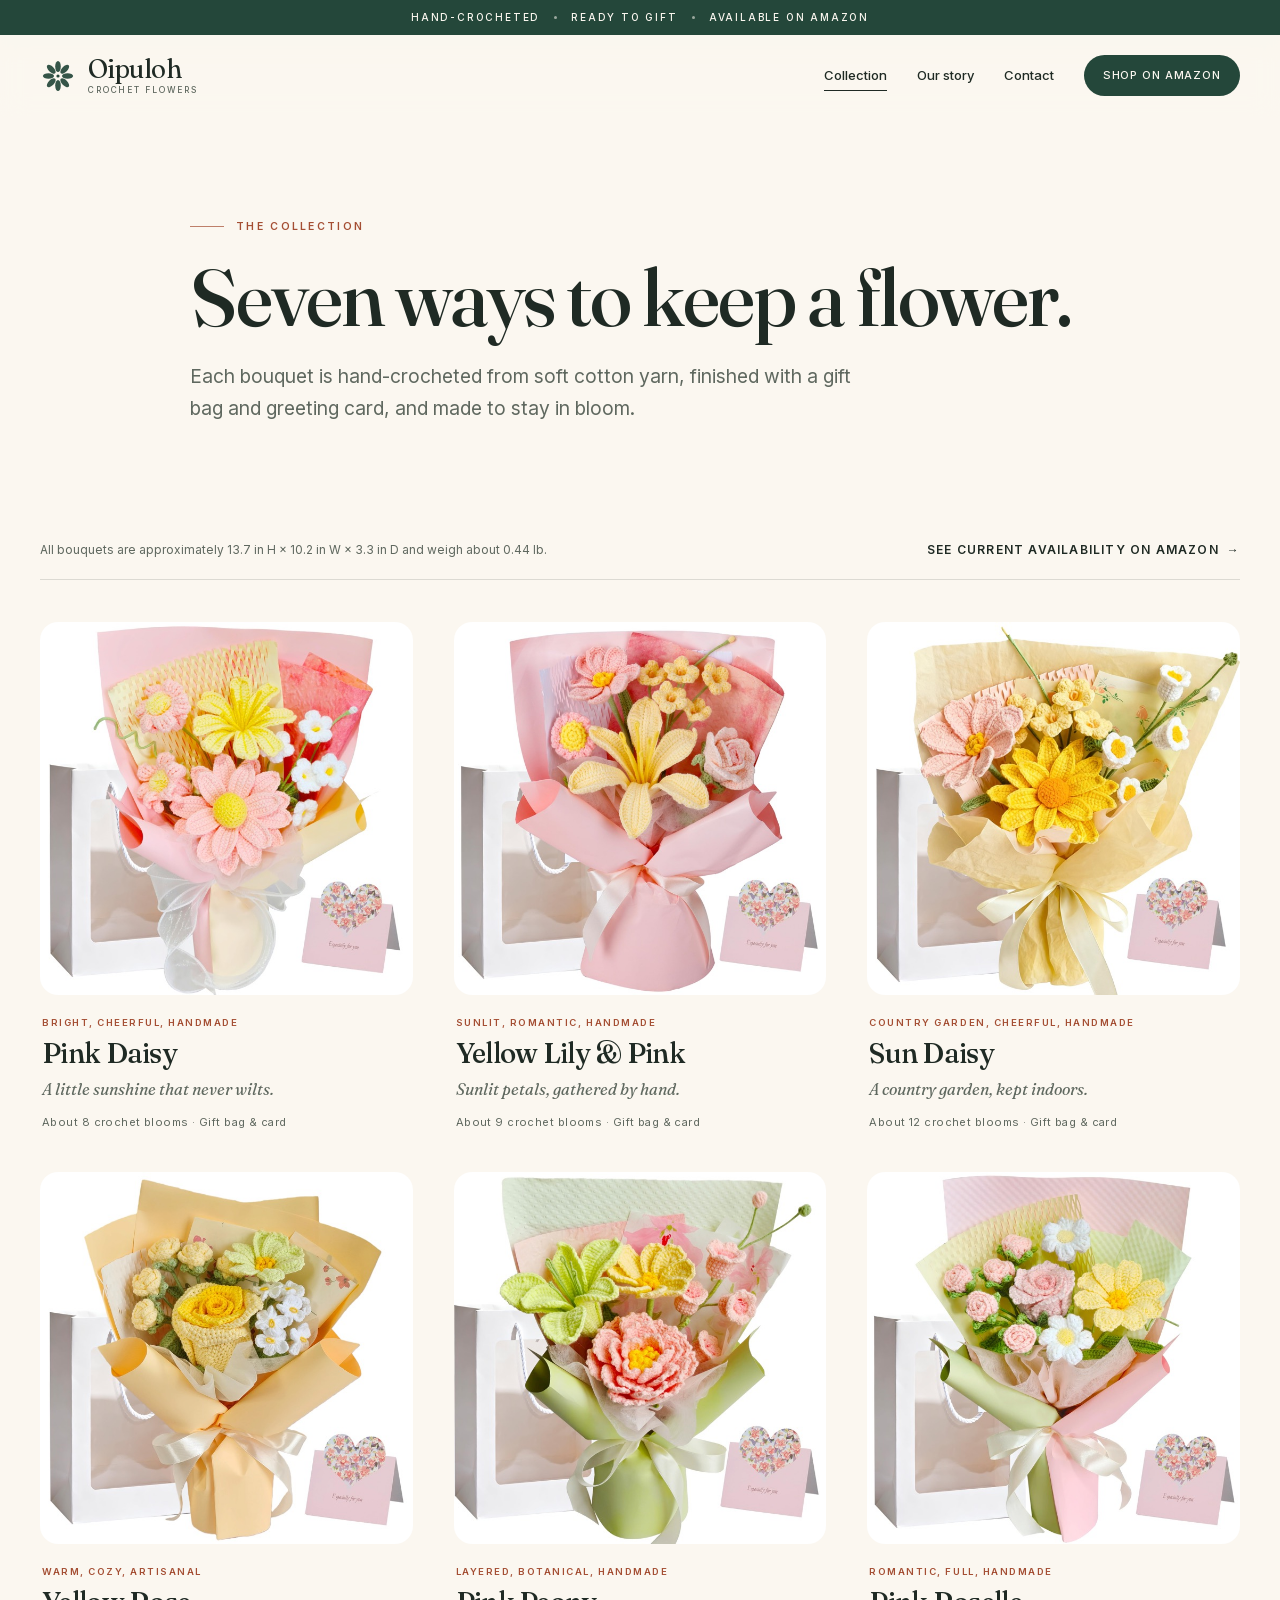
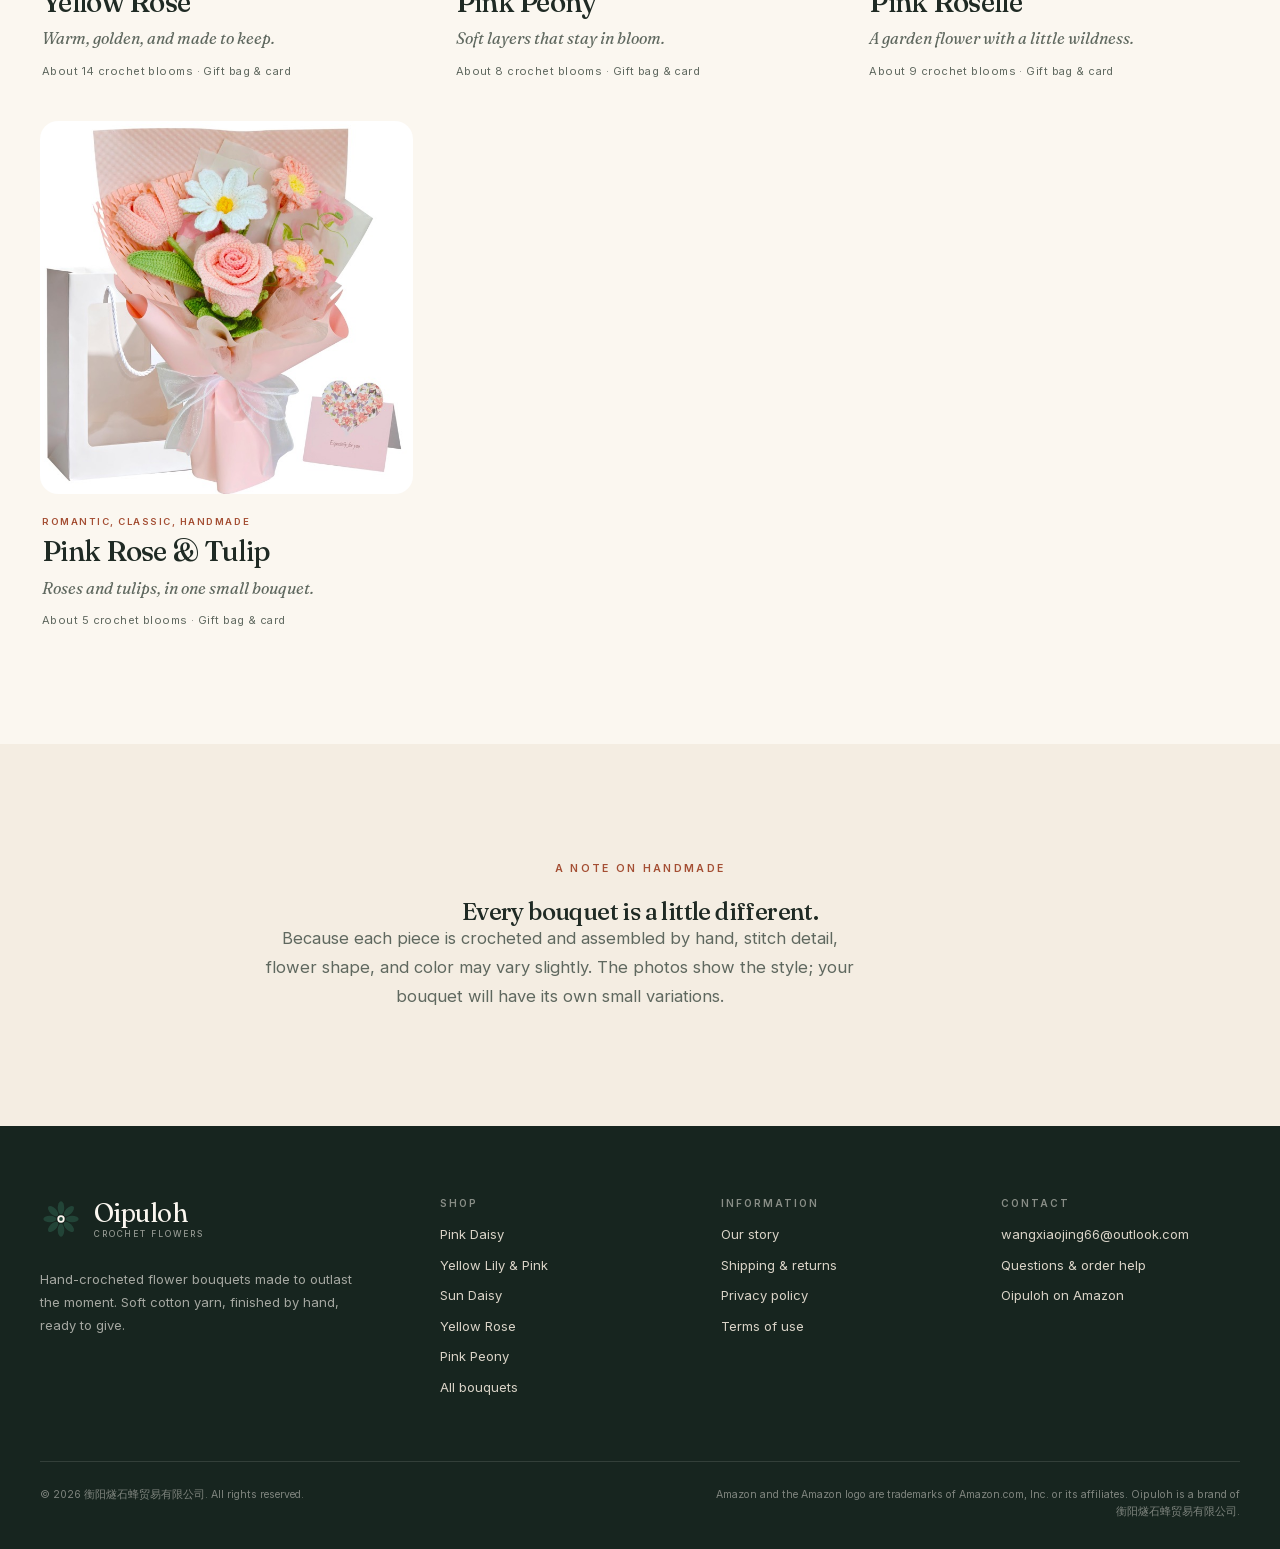
<file: collection.html>
<!doctype html>
<html lang="en">
<head>
  <meta charset="utf-8">
  <meta name="viewport" content="width=device-width, initial-scale=1">
  <title>The Collection — Oipuloh crochet flower bouquets</title>
  <meta name="description" content="Explore seven hand-crocheted flower bouquets from Oipuloh. Cotton yarn, zero upkeep, gift bag and greeting card included.">
  <link rel="canonical" href="https://oipuloh.pages.dev/collection.html">
  <meta property="og:type" content="website">
  <meta property="og:site_name" content="Oipuloh">
  <meta property="og:title" content="The Collection — Oipuloh crochet flower bouquets">
  <meta property="og:description" content="Explore seven hand-crocheted flower bouquets from Oipuloh. Cotton yarn, zero upkeep, gift bag and greeting card included.">
  <meta property="og:url" content="https://oipuloh.pages.dev/collection.html">
  <meta property="og:image" content="https://oipuloh.pages.dev/assets/img/daisy-main-1400.jpg">
  <meta name="twitter:card" content="summary_large_image">
  <meta name="theme-color" content="#24473A">
  <link rel="icon" href="assets/img/favicon.svg" type="image/svg+xml">
  <link rel="stylesheet" href="assets/css/styles.css">
  <script>
    if (!new URLSearchParams(location.search).has("static")) document.documentElement.classList.add("js");
  </script>
  
</head>
<body class="">
  <a class="skip-link" href="#main">Skip to content</a>
  
<div class="announcement">
  <span>Hand-crocheted</span><span class="dot" aria-hidden="true"></span>
  <span>Ready to gift</span><span class="dot" aria-hidden="true"></span>
  <span>Available on Amazon</span>
</div>
<header class="site-header" id="siteHeader">
  <div class="shell header-inner">
    <a class="brand" href="index.html" aria-label="Oipuloh home">
      <svg class="logo-mark" width="36" height="36" viewBox="0 0 40 40" aria-hidden="true" focusable="false"><g fill="currentColor" opacity=".92"><ellipse cx="20" cy="9.4" rx="3.1" ry="6.2" transform="rotate(0 20 20)"/><ellipse cx="20" cy="9.4" rx="3.1" ry="6.2" transform="rotate(45 20 20)"/><ellipse cx="20" cy="9.4" rx="3.1" ry="6.2" transform="rotate(90 20 20)"/><ellipse cx="20" cy="9.4" rx="3.1" ry="6.2" transform="rotate(135 20 20)"/><ellipse cx="20" cy="9.4" rx="3.1" ry="6.2" transform="rotate(180 20 20)"/><ellipse cx="20" cy="9.4" rx="3.1" ry="6.2" transform="rotate(225 20 20)"/><ellipse cx="20" cy="9.4" rx="3.1" ry="6.2" transform="rotate(270 20 20)"/><ellipse cx="20" cy="9.4" rx="3.1" ry="6.2" transform="rotate(315 20 20)"/></g><circle cx="20" cy="20" r="3.5" fill="var(--paper, #fbf7f0)"/><circle cx="20" cy="20" r="1.8" fill="currentColor"/></svg>
      <span class="brand-type">
        <span class="brand-name">Oipuloh</span>
        <span class="brand-sub">crochet flowers</span>
      </span>
    </a>
    <button class="nav-toggle" type="button" aria-expanded="false" aria-controls="primaryNav">
      <span class="sr-only">Menu</span>
      <span></span><span></span>
    </button>
    <nav class="nav" id="primaryNav" aria-label="Main">
      <a href="collection.html" aria-current="page">Collection</a>
      <a href="about.html">Our story</a>
      <a href="contact.html">Contact</a>
      <a class="nav-cta" href="https://www.amazon.com/s?k=Oipuloh" target="_blank" rel="noopener">Shop on Amazon</a>
    </nav>
  </div>
</header>

  <main id="main">

<section class="page-hero">
  <div class="shell page-hero-inner">
    <p class="eyebrow"><span class="rule" aria-hidden="true"></span>The collection</p>
    <h1>Seven ways to keep a flower.</h1>
    <p class="lede">Each bouquet is hand-crocheted from soft cotton yarn, finished with a gift bag and greeting card, and made to stay in bloom.</p>
  </div>
</section>
<section class="section section--top-tight">
  <div class="shell">
    <div class="collection-note reveal">
      <p>All bouquets are approximately 13.7 in H × 10.2 in W × 3.3 in D and weigh about 0.44 lb.</p>
      <a class="text-link" href="https://www.amazon.com/s?k=Oipuloh" target="_blank" rel="noopener">See current availability on Amazon <span aria-hidden="true">→</span></a>
    </div>
    <div class="product-grid">
      
<article class="product-card reveal">
  <a class="product-media" href="product/pink-daisy.html" aria-label="Pink Daisy bouquet">
    <img src="assets/img/daisy-main-700.jpg" srcset="assets/img/daisy-main-700.jpg 700w, assets/img/daisy-main-1400.jpg 1400w" sizes="(max-width: 640px) 88vw, (max-width: 1100px) 44vw, 30vw" width="1400" height="1400" alt="Oipuloh Pink Daisy crochet flower bouquet with a gift bag and greeting card" loading="eager" decoding="async">
  </a>
  <div class="product-card-body">
    <p class="product-kicker">Bright, cheerful, handmade</p>
    <h3><a href="product/pink-daisy.html">Pink Daisy</a></h3>
    <p class="product-tagline">A little sunshine that never wilts.</p>
    <p class="product-meta">About 8 crochet blooms <span aria-hidden="true">·</span> Gift bag &amp; card</p>
  </div>
</article>

<article class="product-card reveal">
  <a class="product-media" href="product/yellow-lily-pink.html" aria-label="Yellow Lily &amp; Pink bouquet">
    <img src="assets/img/lily-main-700.jpg" srcset="assets/img/lily-main-700.jpg 700w, assets/img/lily-main-1400.jpg 1400w" sizes="(max-width: 640px) 88vw, (max-width: 1100px) 44vw, 30vw" width="1400" height="1400" alt="Oipuloh Yellow Lily and Pink crochet flower bouquet with gift bag and card" loading="eager" decoding="async">
  </a>
  <div class="product-card-body">
    <p class="product-kicker">Sunlit, romantic, handmade</p>
    <h3><a href="product/yellow-lily-pink.html">Yellow Lily &amp; Pink</a></h3>
    <p class="product-tagline">Sunlit petals, gathered by hand.</p>
    <p class="product-meta">About 9 crochet blooms <span aria-hidden="true">·</span> Gift bag &amp; card</p>
  </div>
</article>

<article class="product-card reveal">
  <a class="product-media" href="product/sun-daisy.html" aria-label="Sun Daisy bouquet">
    <img src="assets/img/sundaisy-main-700.jpg" srcset="assets/img/sundaisy-main-700.jpg 700w, assets/img/sundaisy-main-1400.jpg 1400w" sizes="(max-width: 640px) 88vw, (max-width: 1100px) 44vw, 30vw" width="1400" height="1400" alt="Oipuloh Sun Daisy crochet flower bouquet with white bellflowers" loading="eager" decoding="async">
  </a>
  <div class="product-card-body">
    <p class="product-kicker">Country garden, cheerful, handmade</p>
    <h3><a href="product/sun-daisy.html">Sun Daisy</a></h3>
    <p class="product-tagline">A country garden, kept indoors.</p>
    <p class="product-meta">About 12 crochet blooms <span aria-hidden="true">·</span> Gift bag &amp; card</p>
  </div>
</article>

<article class="product-card reveal">
  <a class="product-media" href="product/yellow-rose.html" aria-label="Yellow Rose bouquet">
    <img src="assets/img/rose-main-700.jpg" srcset="assets/img/rose-main-700.jpg 700w, assets/img/rose-main-1400.jpg 1400w" sizes="(max-width: 640px) 88vw, (max-width: 1100px) 44vw, 30vw" width="1400" height="1400" alt="Oipuloh Yellow Rose crochet flower bouquet with cream buds" loading="eager" decoding="async">
  </a>
  <div class="product-card-body">
    <p class="product-kicker">Warm, cozy, artisanal</p>
    <h3><a href="product/yellow-rose.html">Yellow Rose</a></h3>
    <p class="product-tagline">Warm, golden, and made to keep.</p>
    <p class="product-meta">About 14 crochet blooms <span aria-hidden="true">·</span> Gift bag &amp; card</p>
  </div>
</article>

<article class="product-card reveal">
  <a class="product-media" href="product/pink-peony.html" aria-label="Pink Peony bouquet">
    <img src="assets/img/peony-main-700.jpg" srcset="assets/img/peony-main-700.jpg 700w, assets/img/peony-main-1400.jpg 1400w" sizes="(max-width: 640px) 88vw, (max-width: 1100px) 44vw, 30vw" width="1400" height="1400" alt="Oipuloh Pink Peony crochet flower bouquet with sage green wrapping" loading="eager" decoding="async">
  </a>
  <div class="product-card-body">
    <p class="product-kicker">Layered, botanical, handmade</p>
    <h3><a href="product/pink-peony.html">Pink Peony</a></h3>
    <p class="product-tagline">Soft layers that stay in bloom.</p>
    <p class="product-meta">About 8 crochet blooms <span aria-hidden="true">·</span> Gift bag &amp; card</p>
  </div>
</article>

<article class="product-card reveal">
  <a class="product-media" href="product/pink-roselle.html" aria-label="Pink Roselle bouquet">
    <img src="assets/img/roselle-main-700.jpg" srcset="assets/img/roselle-main-700.jpg 700w, assets/img/roselle-main-1400.jpg 1400w" sizes="(max-width: 640px) 88vw, (max-width: 1100px) 44vw, 30vw" width="1400" height="1400" alt="Oipuloh Pink Roselle crochet flower bouquet with soft yellow accents" loading="eager" decoding="async">
  </a>
  <div class="product-card-body">
    <p class="product-kicker">Romantic, full, handmade</p>
    <h3><a href="product/pink-roselle.html">Pink Roselle</a></h3>
    <p class="product-tagline">A garden flower with a little wildness.</p>
    <p class="product-meta">About 9 crochet blooms <span aria-hidden="true">·</span> Gift bag &amp; card</p>
  </div>
</article>

<article class="product-card reveal">
  <a class="product-media" href="product/pink-rose-tulip.html" aria-label="Pink Rose &amp; Tulip bouquet">
    <img src="assets/img/tulip-main-700.jpg" srcset="assets/img/tulip-main-700.jpg 700w, assets/img/tulip-main-1400.jpg 1400w" sizes="(max-width: 640px) 88vw, (max-width: 1100px) 44vw, 30vw" width="1400" height="1400" alt="Oipuloh Pink Rose and Tulip crochet flower bouquet" loading="eager" decoding="async">
  </a>
  <div class="product-card-body">
    <p class="product-kicker">Romantic, classic, handmade</p>
    <h3><a href="product/pink-rose-tulip.html">Pink Rose &amp; Tulip</a></h3>
    <p class="product-tagline">Roses and tulips, in one small bouquet.</p>
    <p class="product-meta">About 5 crochet blooms <span aria-hidden="true">·</span> Gift bag &amp; card</p>
  </div>
</article>

    </div>
  </div>
</section>
<section class="section section--tint">
  <div class="shell narrow center">
    <p class="eyebrow eyebrow--center">A note on handmade</p>
    <h2>Every bouquet is a little different.</h2>
    <p class="lede-sm">Because each piece is crocheted and assembled by hand, stitch detail, flower shape, and color may vary slightly. The photos show the style; your bouquet will have its own small variations.</p>
  </div>
</section>

  </main>
  
<footer class="site-footer">
  <div class="shell footer-grid">
    <div class="footer-brand">
      <a class="brand brand--footer" href="index.html" aria-label="Oipuloh home">
        <svg class="logo-mark" width="42" height="42" viewBox="0 0 40 40" aria-hidden="true" focusable="false"><g fill="currentColor" opacity=".92"><ellipse cx="20" cy="9.4" rx="3.1" ry="6.2" transform="rotate(0 20 20)"/><ellipse cx="20" cy="9.4" rx="3.1" ry="6.2" transform="rotate(45 20 20)"/><ellipse cx="20" cy="9.4" rx="3.1" ry="6.2" transform="rotate(90 20 20)"/><ellipse cx="20" cy="9.4" rx="3.1" ry="6.2" transform="rotate(135 20 20)"/><ellipse cx="20" cy="9.4" rx="3.1" ry="6.2" transform="rotate(180 20 20)"/><ellipse cx="20" cy="9.4" rx="3.1" ry="6.2" transform="rotate(225 20 20)"/><ellipse cx="20" cy="9.4" rx="3.1" ry="6.2" transform="rotate(270 20 20)"/><ellipse cx="20" cy="9.4" rx="3.1" ry="6.2" transform="rotate(315 20 20)"/></g><circle cx="20" cy="20" r="3.5" fill="var(--paper, #fbf7f0)"/><circle cx="20" cy="20" r="1.8" fill="currentColor"/></svg>
        <span class="brand-type">
          <span class="brand-name">Oipuloh</span>
          <span class="brand-sub">crochet flowers</span>
        </span>
      </a>
      <p>Hand-crocheted flower bouquets made to outlast the moment. Soft cotton yarn, finished by hand, ready to give.</p>
    </div>
    <div>
      <h2 class="footer-title">Shop</h2>
      <ul class="footer-list">
        <li><a href="product/pink-daisy.html">Pink Daisy</a></li><li><a href="product/yellow-lily-pink.html">Yellow Lily &amp; Pink</a></li><li><a href="product/sun-daisy.html">Sun Daisy</a></li><li><a href="product/yellow-rose.html">Yellow Rose</a></li><li><a href="product/pink-peony.html">Pink Peony</a></li>
        <li><a href="collection.html">All bouquets</a></li>
      </ul>
    </div>
    <div>
      <h2 class="footer-title">Information</h2>
      <ul class="footer-list">
        <li><a href="about.html">Our story</a></li>
        <li><a href="shipping.html">Shipping &amp; returns</a></li>
        <li><a href="privacy.html">Privacy policy</a></li>
        <li><a href="terms.html">Terms of use</a></li>
      </ul>
    </div>
    <div>
      <h2 class="footer-title">Contact</h2>
      <ul class="footer-list">
        <li><a href="mailto:wangxiaojing66@outlook.com">wangxiaojing66@outlook.com</a></li>
        <li><a href="contact.html">Questions &amp; order help</a></li>
        <li><a href="https://www.amazon.com/s?k=Oipuloh" target="_blank" rel="noopener">Oipuloh on Amazon</a></li>
      </ul>
    </div>
  </div>
  <div class="shell footer-bottom">
    <p>&copy; 2026 衡阳燧石蜂贸易有限公司. All rights reserved.</p>
    <p class="fine">Amazon and the Amazon logo are trademarks of Amazon.com, Inc. or its affiliates. Oipuloh is a brand of <span class="nowrap">衡阳燧石蜂贸易有限公司</span>.</p>
  </div>
</footer>

  <script src="assets/js/site.js" defer></script>
</body>
</html>
</file>
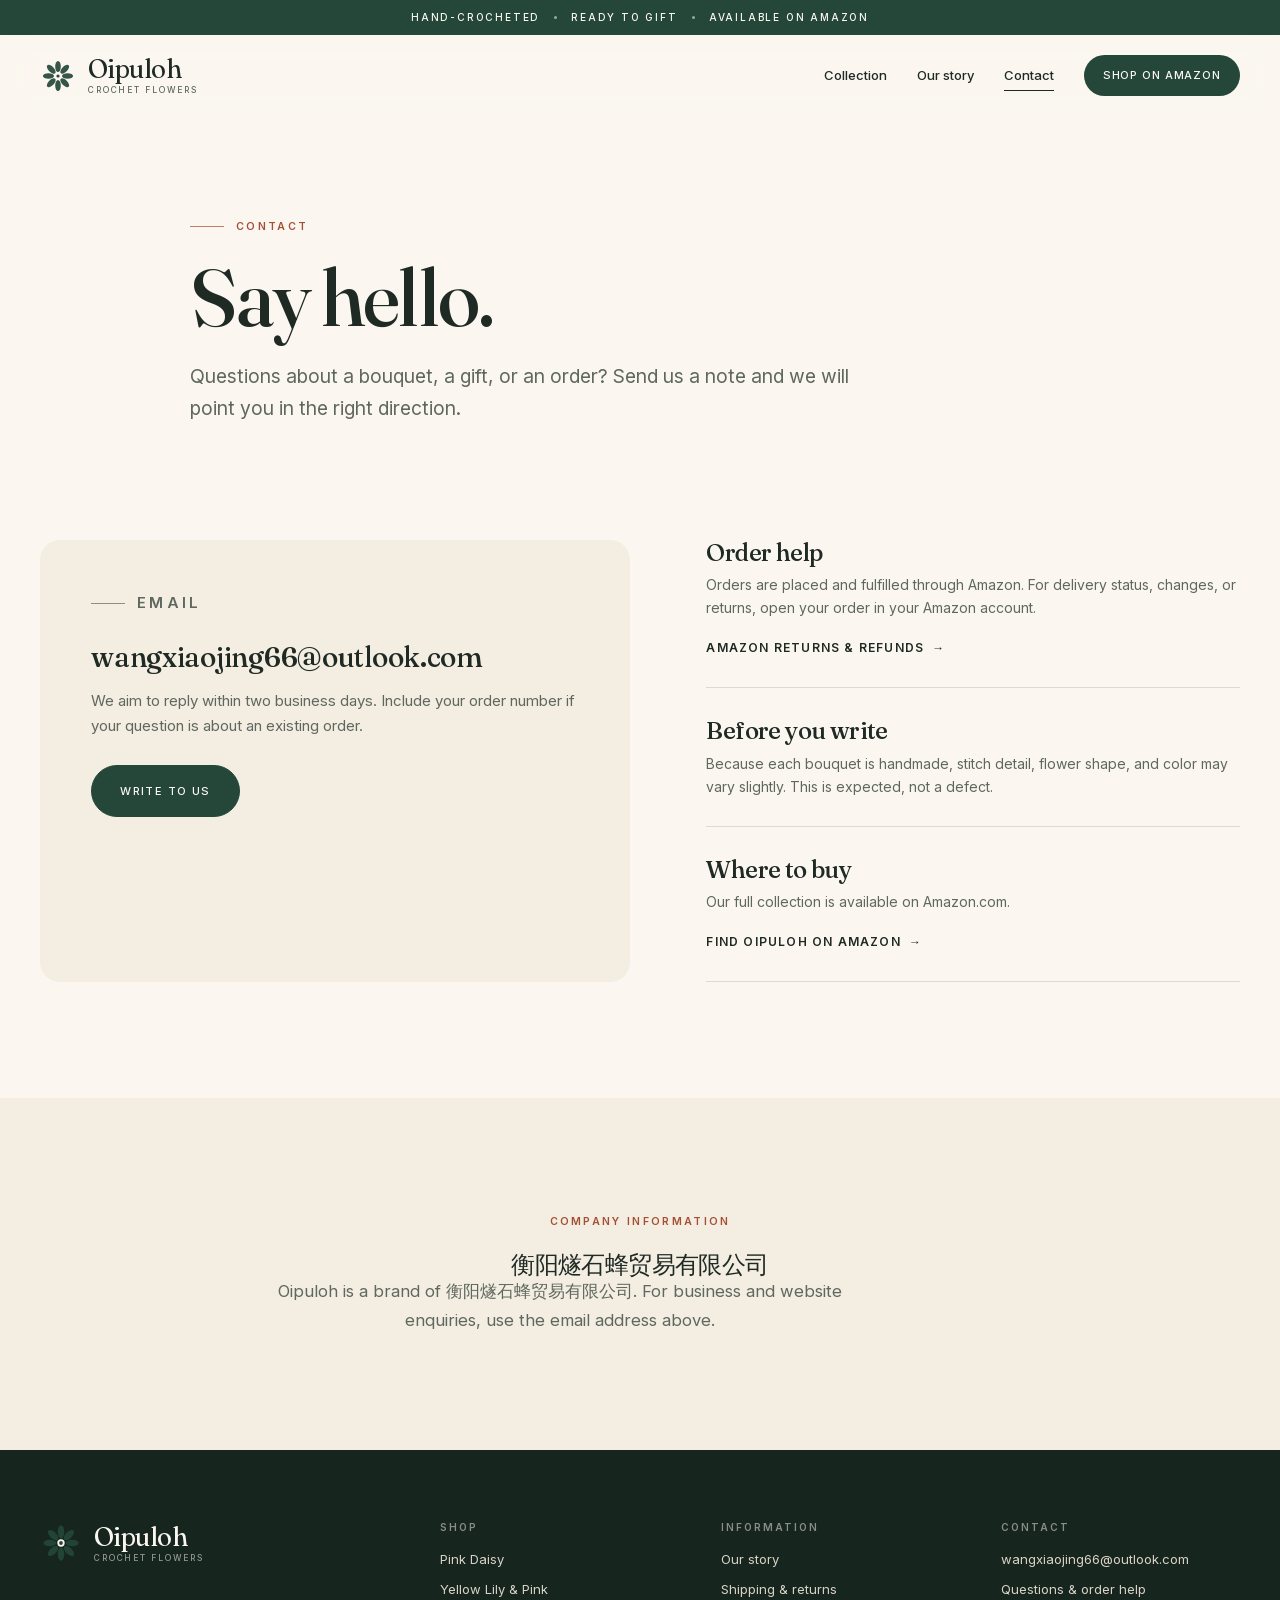
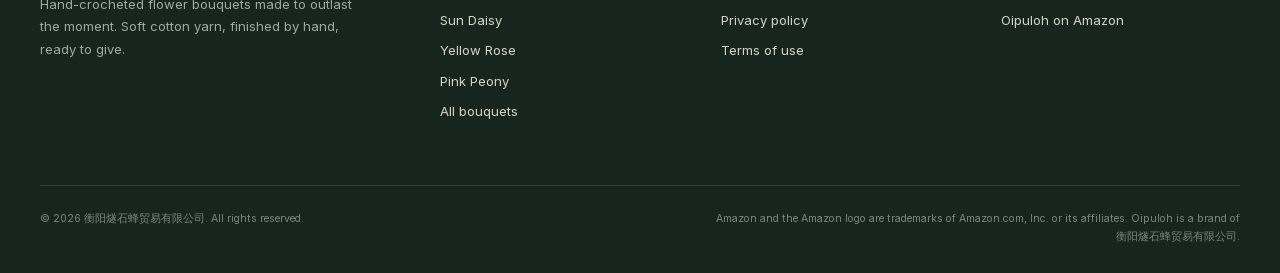
<file: contact.html>
<!doctype html>
<html lang="en">
<head>
  <meta charset="utf-8">
  <meta name="viewport" content="width=device-width, initial-scale=1">
  <title>Contact — Oipuloh</title>
  <meta name="description" content="Contact Oipuloh about crochet flower bouquets, gifts, website questions, or an existing Amazon order.">
  <link rel="canonical" href="https://oipuloh.pages.dev/contact.html">
  <meta property="og:type" content="website">
  <meta property="og:site_name" content="Oipuloh">
  <meta property="og:title" content="Contact — Oipuloh">
  <meta property="og:description" content="Contact Oipuloh about crochet flower bouquets, gifts, website questions, or an existing Amazon order.">
  <meta property="og:url" content="https://oipuloh.pages.dev/contact.html">
  <meta property="og:image" content="https://oipuloh.pages.dev/assets/img/daisy-main-1400.jpg">
  <meta name="twitter:card" content="summary_large_image">
  <meta name="theme-color" content="#24473A">
  <link rel="icon" href="assets/img/favicon.svg" type="image/svg+xml">
  <link rel="stylesheet" href="assets/css/styles.css">
  <script>
    if (!new URLSearchParams(location.search).has("static")) document.documentElement.classList.add("js");
  </script>
  
</head>
<body class="">
  <a class="skip-link" href="#main">Skip to content</a>
  
<div class="announcement">
  <span>Hand-crocheted</span><span class="dot" aria-hidden="true"></span>
  <span>Ready to gift</span><span class="dot" aria-hidden="true"></span>
  <span>Available on Amazon</span>
</div>
<header class="site-header" id="siteHeader">
  <div class="shell header-inner">
    <a class="brand" href="index.html" aria-label="Oipuloh home">
      <svg class="logo-mark" width="36" height="36" viewBox="0 0 40 40" aria-hidden="true" focusable="false"><g fill="currentColor" opacity=".92"><ellipse cx="20" cy="9.4" rx="3.1" ry="6.2" transform="rotate(0 20 20)"/><ellipse cx="20" cy="9.4" rx="3.1" ry="6.2" transform="rotate(45 20 20)"/><ellipse cx="20" cy="9.4" rx="3.1" ry="6.2" transform="rotate(90 20 20)"/><ellipse cx="20" cy="9.4" rx="3.1" ry="6.2" transform="rotate(135 20 20)"/><ellipse cx="20" cy="9.4" rx="3.1" ry="6.2" transform="rotate(180 20 20)"/><ellipse cx="20" cy="9.4" rx="3.1" ry="6.2" transform="rotate(225 20 20)"/><ellipse cx="20" cy="9.4" rx="3.1" ry="6.2" transform="rotate(270 20 20)"/><ellipse cx="20" cy="9.4" rx="3.1" ry="6.2" transform="rotate(315 20 20)"/></g><circle cx="20" cy="20" r="3.5" fill="var(--paper, #fbf7f0)"/><circle cx="20" cy="20" r="1.8" fill="currentColor"/></svg>
      <span class="brand-type">
        <span class="brand-name">Oipuloh</span>
        <span class="brand-sub">crochet flowers</span>
      </span>
    </a>
    <button class="nav-toggle" type="button" aria-expanded="false" aria-controls="primaryNav">
      <span class="sr-only">Menu</span>
      <span></span><span></span>
    </button>
    <nav class="nav" id="primaryNav" aria-label="Main">
      <a href="collection.html">Collection</a>
      <a href="about.html">Our story</a>
      <a href="contact.html" aria-current="page">Contact</a>
      <a class="nav-cta" href="https://www.amazon.com/s?k=Oipuloh" target="_blank" rel="noopener">Shop on Amazon</a>
    </nav>
  </div>
</header>

  <main id="main">

<section class="page-hero">
  <div class="shell page-hero-inner">
    <p class="eyebrow"><span class="rule" aria-hidden="true"></span>Contact</p>
    <h1>Say hello.</h1>
    <p class="lede">Questions about a bouquet, a gift, or an order? Send us a note and we will point you in the right direction.</p>
  </div>
</section>

<section class="section section--top-tight">
  <div class="shell contact-grid">
    <div class="contact-card reveal">
      <p class="eyebrow"><span class="rule" aria-hidden="true"></span>Email</p>
      <h2><a href="mailto:wangxiaojing66@outlook.com">wangxiaojing66@outlook.com</a></h2>
      <p>We aim to reply within two business days. Include your order number if your question is about an existing order.</p>
      <a class="button" href="mailto:wangxiaojing66@outlook.com?subject=Question%20about%20an%20Oipuloh%20bouquet">Write to us</a>
    </div>
    <div class="contact-side reveal">
      <div>
        <h3>Order help</h3>
        <p>Orders are placed and fulfilled through Amazon. For delivery status, changes, or returns, open your order in your Amazon account.</p>
        <a class="text-link" href="https://www.amazon.com/gp/help/customer/display.html?nodeId=GKM69DUUYKQWKWX7" target="_blank" rel="noopener">Amazon returns &amp; refunds <span aria-hidden="true">→</span></a>
      </div>
      <div>
        <h3>Before you write</h3>
        <p>Because each bouquet is handmade, stitch detail, flower shape, and color may vary slightly. This is expected, not a defect.</p>
      </div>
      <div>
        <h3>Where to buy</h3>
        <p>Our full collection is available on Amazon.com.</p>
        <a class="text-link" href="https://www.amazon.com/s?k=Oipuloh" target="_blank" rel="noopener">Find Oipuloh on Amazon <span aria-hidden="true">→</span></a>
      </div>
    </div>
  </div>
</section>

<section class="section section--tint">
  <div class="shell narrow center">
    <p class="eyebrow eyebrow--center">Company information</p>
    <h2>衡阳燧石蜂贸易有限公司</h2>
    <p class="lede-sm">Oipuloh is a brand of 衡阳燧石蜂贸易有限公司. For business and website enquiries, use the email address above.</p>
  </div>
</section>

  </main>
  
<footer class="site-footer">
  <div class="shell footer-grid">
    <div class="footer-brand">
      <a class="brand brand--footer" href="index.html" aria-label="Oipuloh home">
        <svg class="logo-mark" width="42" height="42" viewBox="0 0 40 40" aria-hidden="true" focusable="false"><g fill="currentColor" opacity=".92"><ellipse cx="20" cy="9.4" rx="3.1" ry="6.2" transform="rotate(0 20 20)"/><ellipse cx="20" cy="9.4" rx="3.1" ry="6.2" transform="rotate(45 20 20)"/><ellipse cx="20" cy="9.4" rx="3.1" ry="6.2" transform="rotate(90 20 20)"/><ellipse cx="20" cy="9.4" rx="3.1" ry="6.2" transform="rotate(135 20 20)"/><ellipse cx="20" cy="9.4" rx="3.1" ry="6.2" transform="rotate(180 20 20)"/><ellipse cx="20" cy="9.4" rx="3.1" ry="6.2" transform="rotate(225 20 20)"/><ellipse cx="20" cy="9.4" rx="3.1" ry="6.2" transform="rotate(270 20 20)"/><ellipse cx="20" cy="9.4" rx="3.1" ry="6.2" transform="rotate(315 20 20)"/></g><circle cx="20" cy="20" r="3.5" fill="var(--paper, #fbf7f0)"/><circle cx="20" cy="20" r="1.8" fill="currentColor"/></svg>
        <span class="brand-type">
          <span class="brand-name">Oipuloh</span>
          <span class="brand-sub">crochet flowers</span>
        </span>
      </a>
      <p>Hand-crocheted flower bouquets made to outlast the moment. Soft cotton yarn, finished by hand, ready to give.</p>
    </div>
    <div>
      <h2 class="footer-title">Shop</h2>
      <ul class="footer-list">
        <li><a href="product/pink-daisy.html">Pink Daisy</a></li><li><a href="product/yellow-lily-pink.html">Yellow Lily &amp; Pink</a></li><li><a href="product/sun-daisy.html">Sun Daisy</a></li><li><a href="product/yellow-rose.html">Yellow Rose</a></li><li><a href="product/pink-peony.html">Pink Peony</a></li>
        <li><a href="collection.html">All bouquets</a></li>
      </ul>
    </div>
    <div>
      <h2 class="footer-title">Information</h2>
      <ul class="footer-list">
        <li><a href="about.html">Our story</a></li>
        <li><a href="shipping.html">Shipping &amp; returns</a></li>
        <li><a href="privacy.html">Privacy policy</a></li>
        <li><a href="terms.html">Terms of use</a></li>
      </ul>
    </div>
    <div>
      <h2 class="footer-title">Contact</h2>
      <ul class="footer-list">
        <li><a href="mailto:wangxiaojing66@outlook.com">wangxiaojing66@outlook.com</a></li>
        <li><a href="contact.html">Questions &amp; order help</a></li>
        <li><a href="https://www.amazon.com/s?k=Oipuloh" target="_blank" rel="noopener">Oipuloh on Amazon</a></li>
      </ul>
    </div>
  </div>
  <div class="shell footer-bottom">
    <p>&copy; 2026 衡阳燧石蜂贸易有限公司. All rights reserved.</p>
    <p class="fine">Amazon and the Amazon logo are trademarks of Amazon.com, Inc. or its affiliates. Oipuloh is a brand of <span class="nowrap">衡阳燧石蜂贸易有限公司</span>.</p>
  </div>
</footer>

  <script src="assets/js/site.js" defer></script>
</body>
</html>
</file>
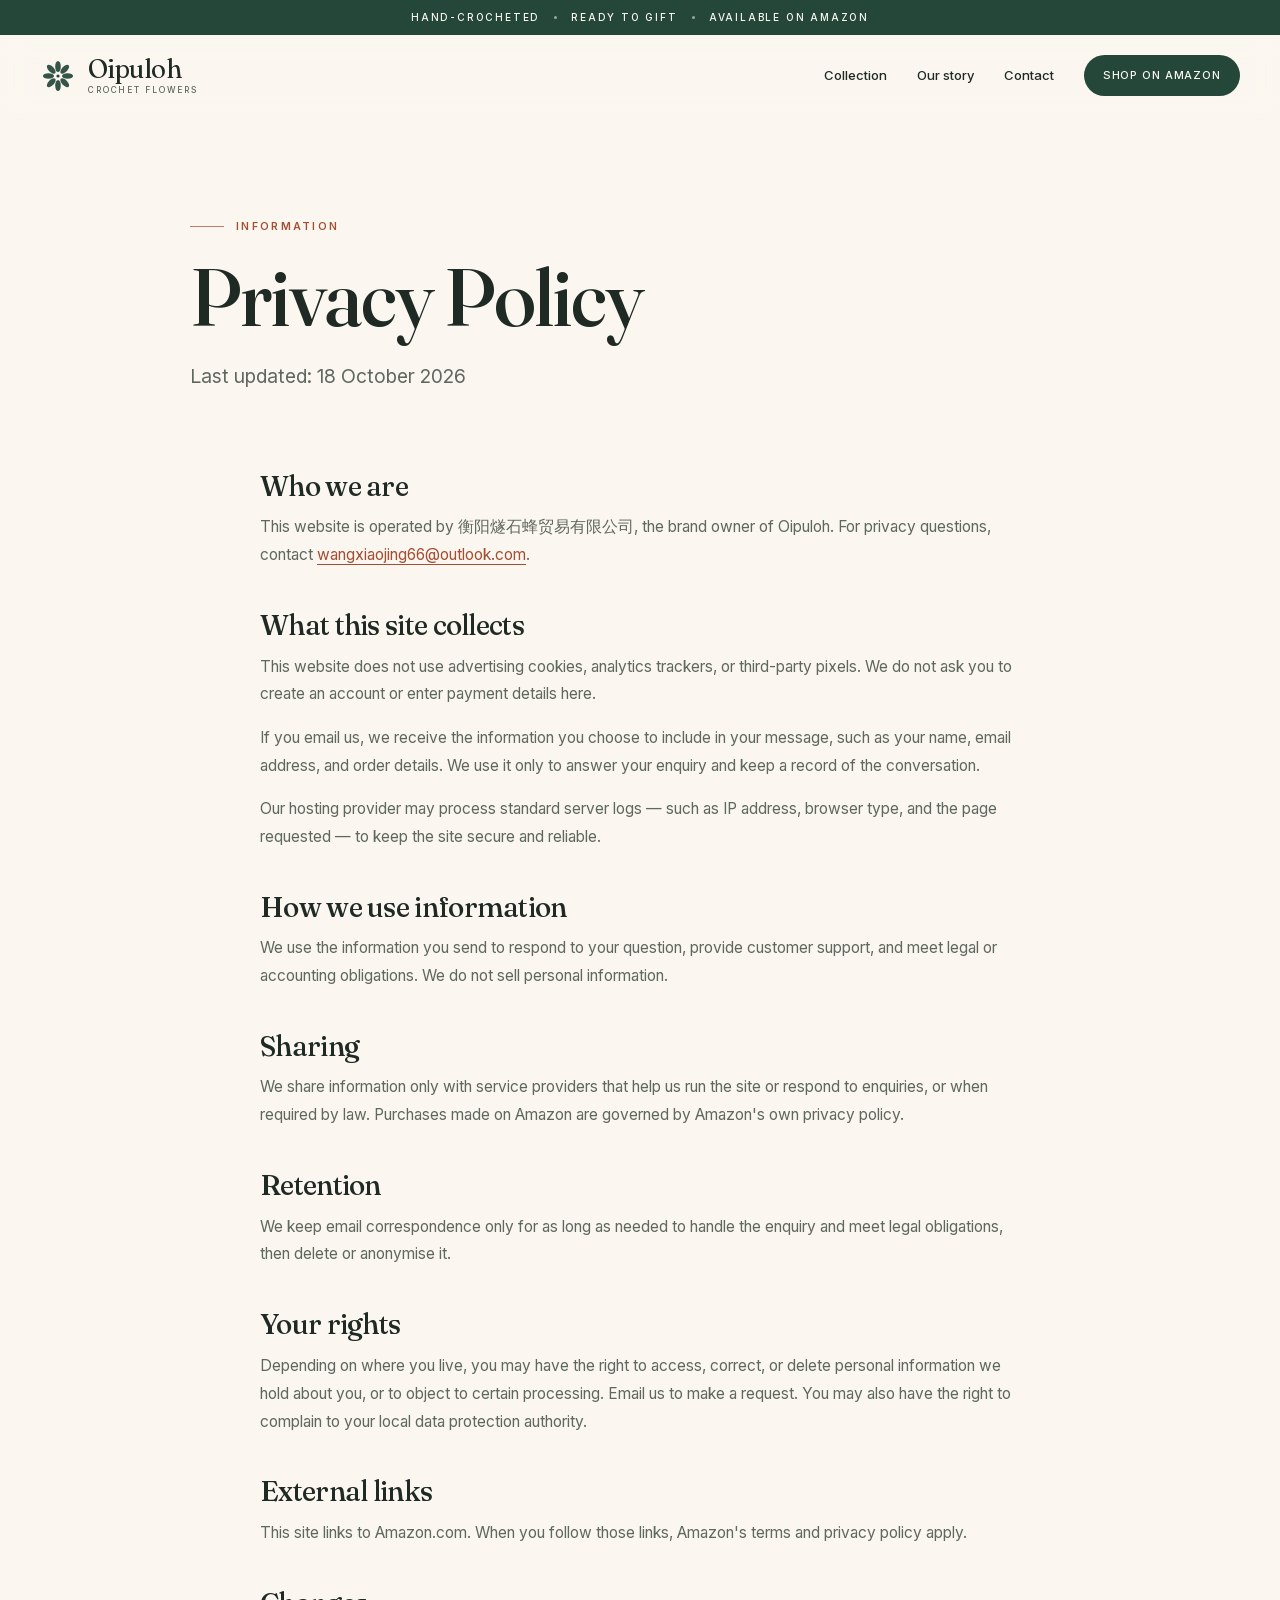
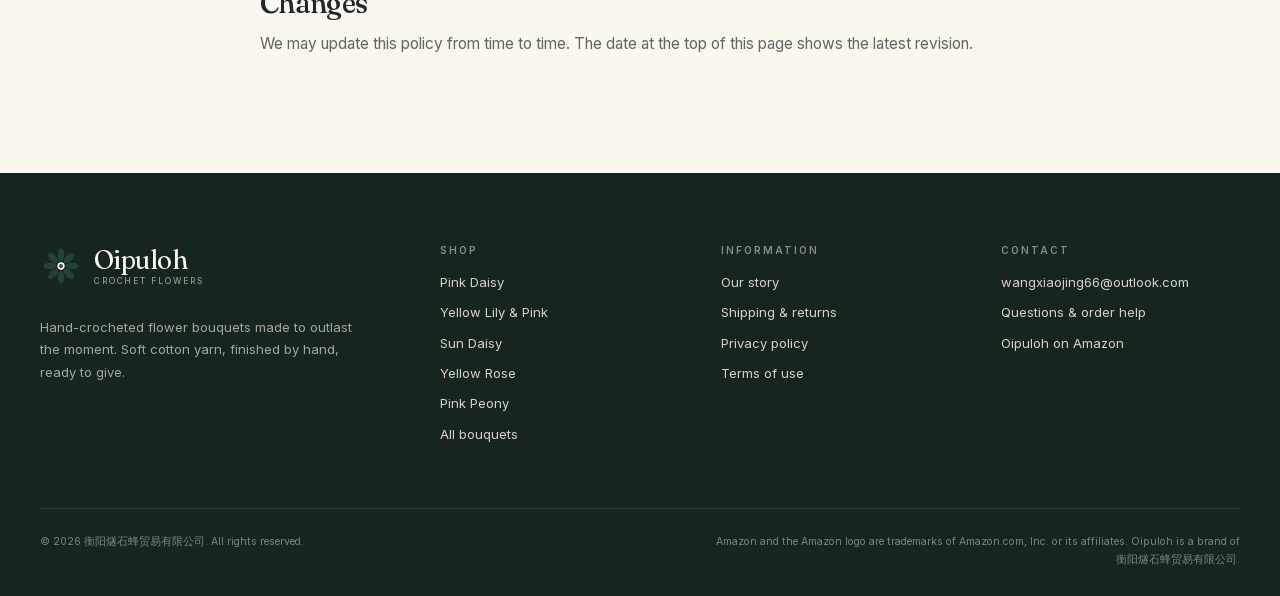
<file: privacy.html>
<!doctype html>
<html lang="en">
<head>
  <meta charset="utf-8">
  <meta name="viewport" content="width=device-width, initial-scale=1">
  <title>Privacy Policy — Oipuloh</title>
  <meta name="description" content="How Oipuloh handles information collected through this website and by email.">
  <link rel="canonical" href="https://oipuloh.pages.dev/privacy.html">
  <meta property="og:type" content="website">
  <meta property="og:site_name" content="Oipuloh">
  <meta property="og:title" content="Privacy Policy — Oipuloh">
  <meta property="og:description" content="How Oipuloh handles information collected through this website and by email.">
  <meta property="og:url" content="https://oipuloh.pages.dev/privacy.html">
  <meta property="og:image" content="https://oipuloh.pages.dev/assets/img/daisy-main-1400.jpg">
  <meta name="twitter:card" content="summary_large_image">
  <meta name="theme-color" content="#24473A">
  <link rel="icon" href="assets/img/favicon.svg" type="image/svg+xml">
  <link rel="stylesheet" href="assets/css/styles.css">
  <script>
    if (!new URLSearchParams(location.search).has("static")) document.documentElement.classList.add("js");
  </script>
  
</head>
<body class="">
  <a class="skip-link" href="#main">Skip to content</a>
  
<div class="announcement">
  <span>Hand-crocheted</span><span class="dot" aria-hidden="true"></span>
  <span>Ready to gift</span><span class="dot" aria-hidden="true"></span>
  <span>Available on Amazon</span>
</div>
<header class="site-header" id="siteHeader">
  <div class="shell header-inner">
    <a class="brand" href="index.html" aria-label="Oipuloh home">
      <svg class="logo-mark" width="36" height="36" viewBox="0 0 40 40" aria-hidden="true" focusable="false"><g fill="currentColor" opacity=".92"><ellipse cx="20" cy="9.4" rx="3.1" ry="6.2" transform="rotate(0 20 20)"/><ellipse cx="20" cy="9.4" rx="3.1" ry="6.2" transform="rotate(45 20 20)"/><ellipse cx="20" cy="9.4" rx="3.1" ry="6.2" transform="rotate(90 20 20)"/><ellipse cx="20" cy="9.4" rx="3.1" ry="6.2" transform="rotate(135 20 20)"/><ellipse cx="20" cy="9.4" rx="3.1" ry="6.2" transform="rotate(180 20 20)"/><ellipse cx="20" cy="9.4" rx="3.1" ry="6.2" transform="rotate(225 20 20)"/><ellipse cx="20" cy="9.4" rx="3.1" ry="6.2" transform="rotate(270 20 20)"/><ellipse cx="20" cy="9.4" rx="3.1" ry="6.2" transform="rotate(315 20 20)"/></g><circle cx="20" cy="20" r="3.5" fill="var(--paper, #fbf7f0)"/><circle cx="20" cy="20" r="1.8" fill="currentColor"/></svg>
      <span class="brand-type">
        <span class="brand-name">Oipuloh</span>
        <span class="brand-sub">crochet flowers</span>
      </span>
    </a>
    <button class="nav-toggle" type="button" aria-expanded="false" aria-controls="primaryNav">
      <span class="sr-only">Menu</span>
      <span></span><span></span>
    </button>
    <nav class="nav" id="primaryNav" aria-label="Main">
      <a href="collection.html">Collection</a>
      <a href="about.html">Our story</a>
      <a href="contact.html">Contact</a>
      <a class="nav-cta" href="https://www.amazon.com/s?k=Oipuloh" target="_blank" rel="noopener">Shop on Amazon</a>
    </nav>
  </div>
</header>

  <main id="main">

<section class="page-hero page-hero--small">
  <div class="shell page-hero-inner">
    <p class="eyebrow"><span class="rule" aria-hidden="true"></span>Information</p>
    <h1>Privacy Policy</h1>
    <p class="lede">Last updated: 18 October 2026</p>
  </div>
</section>
<section class="section section--top-tight">
  <div class="shell prose">
    <h2>Who we are</h2><p>This website is operated by 衡阳燧石蜂贸易有限公司, the brand owner of Oipuloh. For privacy questions, contact <a href="mailto:wangxiaojing66@outlook.com">wangxiaojing66@outlook.com</a>.</p><h2>What this site collects</h2><p>This website does not use advertising cookies, analytics trackers, or third-party pixels. We do not ask you to create an account or enter payment details here.</p><p>If you email us, we receive the information you choose to include in your message, such as your name, email address, and order details. We use it only to answer your enquiry and keep a record of the conversation.</p><p>Our hosting provider may process standard server logs — such as IP address, browser type, and the page requested — to keep the site secure and reliable.</p><h2>How we use information</h2><p>We use the information you send to respond to your question, provide customer support, and meet legal or accounting obligations. We do not sell personal information.</p><h2>Sharing</h2><p>We share information only with service providers that help us run the site or respond to enquiries, or when required by law. Purchases made on Amazon are governed by Amazon's own privacy policy.</p><h2>Retention</h2><p>We keep email correspondence only for as long as needed to handle the enquiry and meet legal obligations, then delete or anonymise it.</p><h2>Your rights</h2><p>Depending on where you live, you may have the right to access, correct, or delete personal information we hold about you, or to object to certain processing. Email us to make a request. You may also have the right to complain to your local data protection authority.</p><h2>External links</h2><p>This site links to Amazon.com. When you follow those links, Amazon's terms and privacy policy apply.</p><h2>Changes</h2><p>We may update this policy from time to time. The date at the top of this page shows the latest revision.</p>
  </div>
</section>

  </main>
  
<footer class="site-footer">
  <div class="shell footer-grid">
    <div class="footer-brand">
      <a class="brand brand--footer" href="index.html" aria-label="Oipuloh home">
        <svg class="logo-mark" width="42" height="42" viewBox="0 0 40 40" aria-hidden="true" focusable="false"><g fill="currentColor" opacity=".92"><ellipse cx="20" cy="9.4" rx="3.1" ry="6.2" transform="rotate(0 20 20)"/><ellipse cx="20" cy="9.4" rx="3.1" ry="6.2" transform="rotate(45 20 20)"/><ellipse cx="20" cy="9.4" rx="3.1" ry="6.2" transform="rotate(90 20 20)"/><ellipse cx="20" cy="9.4" rx="3.1" ry="6.2" transform="rotate(135 20 20)"/><ellipse cx="20" cy="9.4" rx="3.1" ry="6.2" transform="rotate(180 20 20)"/><ellipse cx="20" cy="9.4" rx="3.1" ry="6.2" transform="rotate(225 20 20)"/><ellipse cx="20" cy="9.4" rx="3.1" ry="6.2" transform="rotate(270 20 20)"/><ellipse cx="20" cy="9.4" rx="3.1" ry="6.2" transform="rotate(315 20 20)"/></g><circle cx="20" cy="20" r="3.5" fill="var(--paper, #fbf7f0)"/><circle cx="20" cy="20" r="1.8" fill="currentColor"/></svg>
        <span class="brand-type">
          <span class="brand-name">Oipuloh</span>
          <span class="brand-sub">crochet flowers</span>
        </span>
      </a>
      <p>Hand-crocheted flower bouquets made to outlast the moment. Soft cotton yarn, finished by hand, ready to give.</p>
    </div>
    <div>
      <h2 class="footer-title">Shop</h2>
      <ul class="footer-list">
        <li><a href="product/pink-daisy.html">Pink Daisy</a></li><li><a href="product/yellow-lily-pink.html">Yellow Lily &amp; Pink</a></li><li><a href="product/sun-daisy.html">Sun Daisy</a></li><li><a href="product/yellow-rose.html">Yellow Rose</a></li><li><a href="product/pink-peony.html">Pink Peony</a></li>
        <li><a href="collection.html">All bouquets</a></li>
      </ul>
    </div>
    <div>
      <h2 class="footer-title">Information</h2>
      <ul class="footer-list">
        <li><a href="about.html">Our story</a></li>
        <li><a href="shipping.html">Shipping &amp; returns</a></li>
        <li><a href="privacy.html">Privacy policy</a></li>
        <li><a href="terms.html">Terms of use</a></li>
      </ul>
    </div>
    <div>
      <h2 class="footer-title">Contact</h2>
      <ul class="footer-list">
        <li><a href="mailto:wangxiaojing66@outlook.com">wangxiaojing66@outlook.com</a></li>
        <li><a href="contact.html">Questions &amp; order help</a></li>
        <li><a href="https://www.amazon.com/s?k=Oipuloh" target="_blank" rel="noopener">Oipuloh on Amazon</a></li>
      </ul>
    </div>
  </div>
  <div class="shell footer-bottom">
    <p>&copy; 2026 衡阳燧石蜂贸易有限公司. All rights reserved.</p>
    <p class="fine">Amazon and the Amazon logo are trademarks of Amazon.com, Inc. or its affiliates. Oipuloh is a brand of <span class="nowrap">衡阳燧石蜂贸易有限公司</span>.</p>
  </div>
</footer>

  <script src="assets/js/site.js" defer></script>
</body>
</html>
</file>
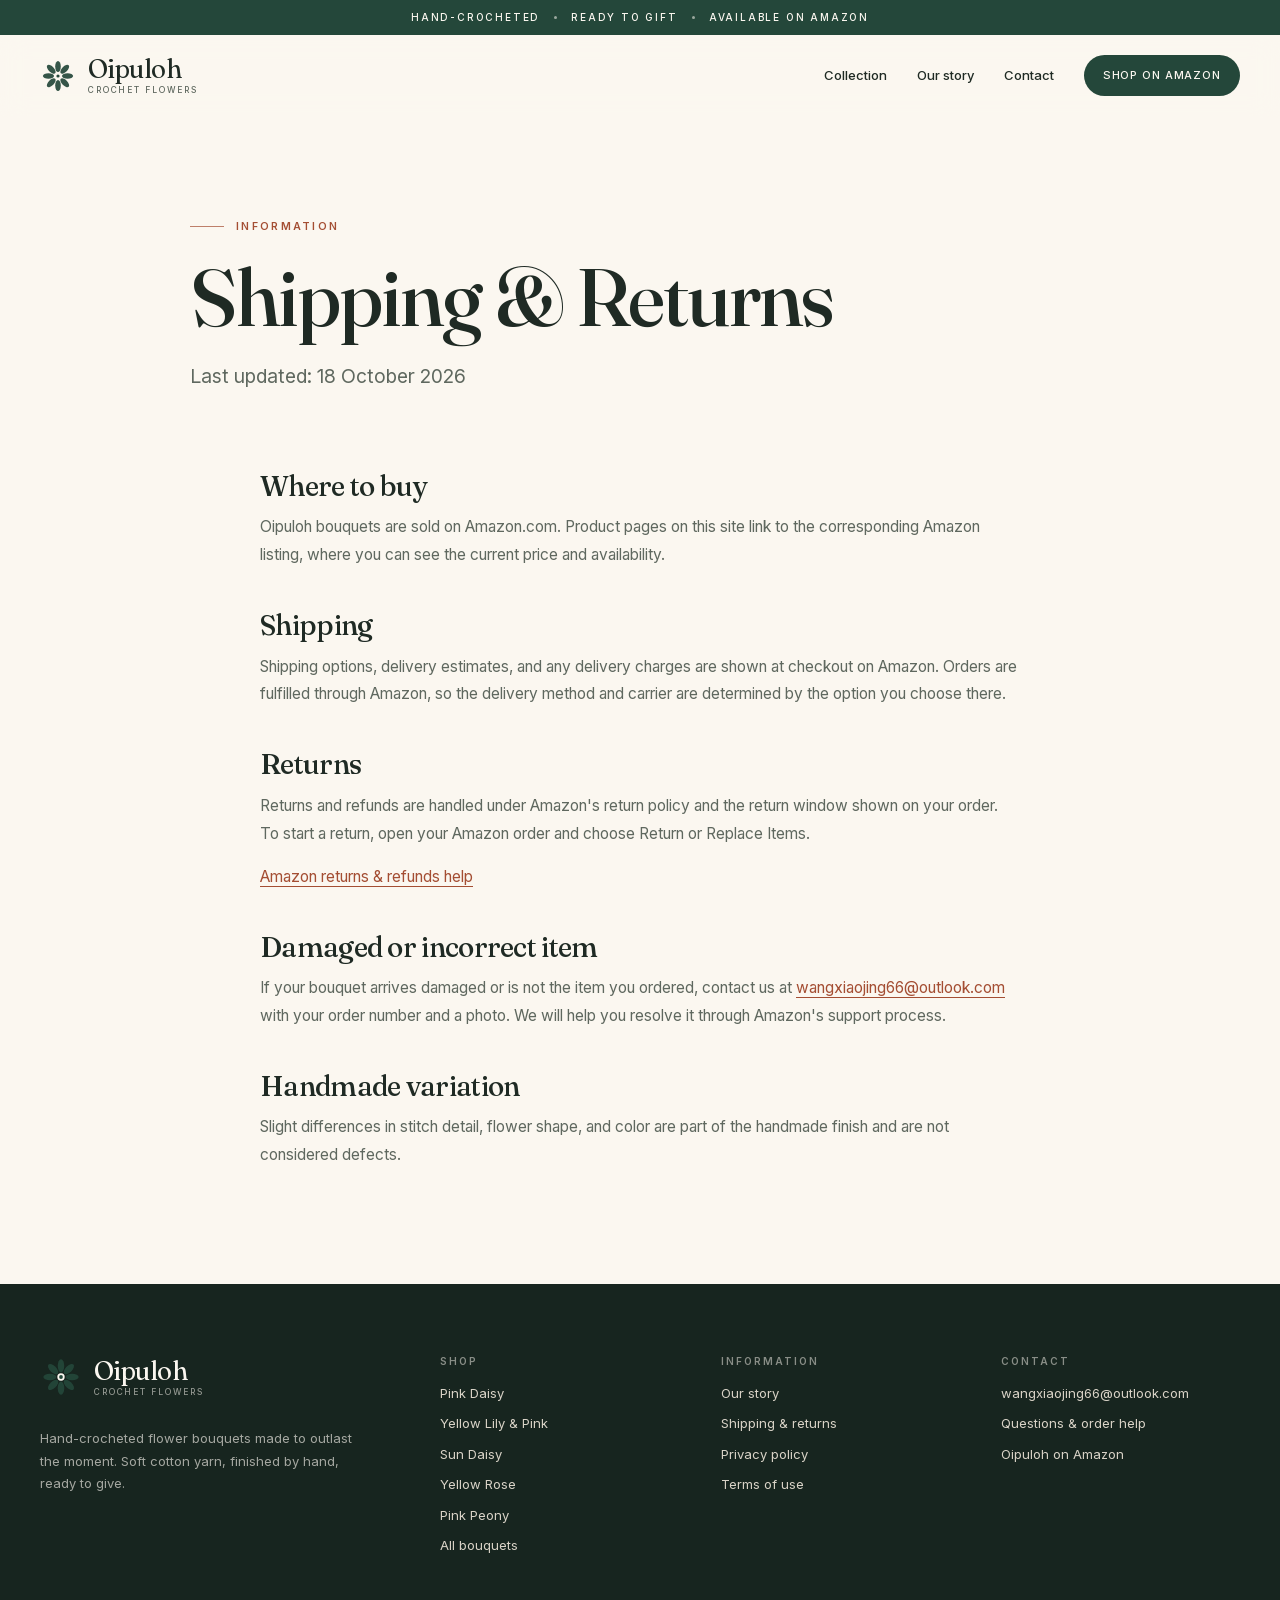
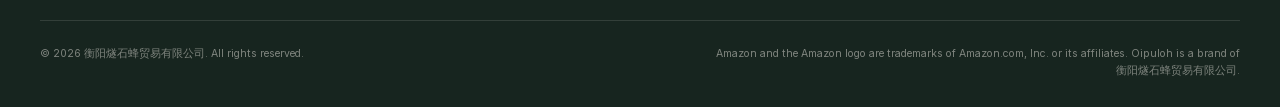
<file: shipping.html>
<!doctype html>
<html lang="en">
<head>
  <meta charset="utf-8">
  <meta name="viewport" content="width=device-width, initial-scale=1">
  <title>Shipping &amp; Returns — Oipuloh</title>
  <meta name="description" content="How shipping, delivery, and returns work for Oipuloh orders placed on Amazon.">
  <link rel="canonical" href="https://oipuloh.pages.dev/shipping.html">
  <meta property="og:type" content="website">
  <meta property="og:site_name" content="Oipuloh">
  <meta property="og:title" content="Shipping &amp; Returns — Oipuloh">
  <meta property="og:description" content="How shipping, delivery, and returns work for Oipuloh orders placed on Amazon.">
  <meta property="og:url" content="https://oipuloh.pages.dev/shipping.html">
  <meta property="og:image" content="https://oipuloh.pages.dev/assets/img/daisy-main-1400.jpg">
  <meta name="twitter:card" content="summary_large_image">
  <meta name="theme-color" content="#24473A">
  <link rel="icon" href="assets/img/favicon.svg" type="image/svg+xml">
  <link rel="stylesheet" href="assets/css/styles.css">
  <script>
    if (!new URLSearchParams(location.search).has("static")) document.documentElement.classList.add("js");
  </script>
  
</head>
<body class="">
  <a class="skip-link" href="#main">Skip to content</a>
  
<div class="announcement">
  <span>Hand-crocheted</span><span class="dot" aria-hidden="true"></span>
  <span>Ready to gift</span><span class="dot" aria-hidden="true"></span>
  <span>Available on Amazon</span>
</div>
<header class="site-header" id="siteHeader">
  <div class="shell header-inner">
    <a class="brand" href="index.html" aria-label="Oipuloh home">
      <svg class="logo-mark" width="36" height="36" viewBox="0 0 40 40" aria-hidden="true" focusable="false"><g fill="currentColor" opacity=".92"><ellipse cx="20" cy="9.4" rx="3.1" ry="6.2" transform="rotate(0 20 20)"/><ellipse cx="20" cy="9.4" rx="3.1" ry="6.2" transform="rotate(45 20 20)"/><ellipse cx="20" cy="9.4" rx="3.1" ry="6.2" transform="rotate(90 20 20)"/><ellipse cx="20" cy="9.4" rx="3.1" ry="6.2" transform="rotate(135 20 20)"/><ellipse cx="20" cy="9.4" rx="3.1" ry="6.2" transform="rotate(180 20 20)"/><ellipse cx="20" cy="9.4" rx="3.1" ry="6.2" transform="rotate(225 20 20)"/><ellipse cx="20" cy="9.4" rx="3.1" ry="6.2" transform="rotate(270 20 20)"/><ellipse cx="20" cy="9.4" rx="3.1" ry="6.2" transform="rotate(315 20 20)"/></g><circle cx="20" cy="20" r="3.5" fill="var(--paper, #fbf7f0)"/><circle cx="20" cy="20" r="1.8" fill="currentColor"/></svg>
      <span class="brand-type">
        <span class="brand-name">Oipuloh</span>
        <span class="brand-sub">crochet flowers</span>
      </span>
    </a>
    <button class="nav-toggle" type="button" aria-expanded="false" aria-controls="primaryNav">
      <span class="sr-only">Menu</span>
      <span></span><span></span>
    </button>
    <nav class="nav" id="primaryNav" aria-label="Main">
      <a href="collection.html">Collection</a>
      <a href="about.html">Our story</a>
      <a href="contact.html">Contact</a>
      <a class="nav-cta" href="https://www.amazon.com/s?k=Oipuloh" target="_blank" rel="noopener">Shop on Amazon</a>
    </nav>
  </div>
</header>

  <main id="main">

<section class="page-hero page-hero--small">
  <div class="shell page-hero-inner">
    <p class="eyebrow"><span class="rule" aria-hidden="true"></span>Information</p>
    <h1>Shipping &amp; Returns</h1>
    <p class="lede">Last updated: 18 October 2026</p>
  </div>
</section>
<section class="section section--top-tight">
  <div class="shell prose">
    <h2>Where to buy</h2><p>Oipuloh bouquets are sold on Amazon.com. Product pages on this site link to the corresponding Amazon listing, where you can see the current price and availability.</p><h2>Shipping</h2><p>Shipping options, delivery estimates, and any delivery charges are shown at checkout on Amazon. Orders are fulfilled through Amazon, so the delivery method and carrier are determined by the option you choose there.</p><h2>Returns</h2><p>Returns and refunds are handled under Amazon's return policy and the return window shown on your order. To start a return, open your Amazon order and choose Return or Replace Items.</p><p><a href="https://www.amazon.com/gp/help/customer/display.html?nodeId=GKM69DUUYKQWKWX7" target="_blank" rel="noopener">Amazon returns &amp; refunds help</a></p><h2>Damaged or incorrect item</h2><p>If your bouquet arrives damaged or is not the item you ordered, contact us at <a href="mailto:wangxiaojing66@outlook.com">wangxiaojing66@outlook.com</a> with your order number and a photo. We will help you resolve it through Amazon's support process.</p><h2>Handmade variation</h2><p>Slight differences in stitch detail, flower shape, and color are part of the handmade finish and are not considered defects.</p>
  </div>
</section>

  </main>
  
<footer class="site-footer">
  <div class="shell footer-grid">
    <div class="footer-brand">
      <a class="brand brand--footer" href="index.html" aria-label="Oipuloh home">
        <svg class="logo-mark" width="42" height="42" viewBox="0 0 40 40" aria-hidden="true" focusable="false"><g fill="currentColor" opacity=".92"><ellipse cx="20" cy="9.4" rx="3.1" ry="6.2" transform="rotate(0 20 20)"/><ellipse cx="20" cy="9.4" rx="3.1" ry="6.2" transform="rotate(45 20 20)"/><ellipse cx="20" cy="9.4" rx="3.1" ry="6.2" transform="rotate(90 20 20)"/><ellipse cx="20" cy="9.4" rx="3.1" ry="6.2" transform="rotate(135 20 20)"/><ellipse cx="20" cy="9.4" rx="3.1" ry="6.2" transform="rotate(180 20 20)"/><ellipse cx="20" cy="9.4" rx="3.1" ry="6.2" transform="rotate(225 20 20)"/><ellipse cx="20" cy="9.4" rx="3.1" ry="6.2" transform="rotate(270 20 20)"/><ellipse cx="20" cy="9.4" rx="3.1" ry="6.2" transform="rotate(315 20 20)"/></g><circle cx="20" cy="20" r="3.5" fill="var(--paper, #fbf7f0)"/><circle cx="20" cy="20" r="1.8" fill="currentColor"/></svg>
        <span class="brand-type">
          <span class="brand-name">Oipuloh</span>
          <span class="brand-sub">crochet flowers</span>
        </span>
      </a>
      <p>Hand-crocheted flower bouquets made to outlast the moment. Soft cotton yarn, finished by hand, ready to give.</p>
    </div>
    <div>
      <h2 class="footer-title">Shop</h2>
      <ul class="footer-list">
        <li><a href="product/pink-daisy.html">Pink Daisy</a></li><li><a href="product/yellow-lily-pink.html">Yellow Lily &amp; Pink</a></li><li><a href="product/sun-daisy.html">Sun Daisy</a></li><li><a href="product/yellow-rose.html">Yellow Rose</a></li><li><a href="product/pink-peony.html">Pink Peony</a></li>
        <li><a href="collection.html">All bouquets</a></li>
      </ul>
    </div>
    <div>
      <h2 class="footer-title">Information</h2>
      <ul class="footer-list">
        <li><a href="about.html">Our story</a></li>
        <li><a href="shipping.html">Shipping &amp; returns</a></li>
        <li><a href="privacy.html">Privacy policy</a></li>
        <li><a href="terms.html">Terms of use</a></li>
      </ul>
    </div>
    <div>
      <h2 class="footer-title">Contact</h2>
      <ul class="footer-list">
        <li><a href="mailto:wangxiaojing66@outlook.com">wangxiaojing66@outlook.com</a></li>
        <li><a href="contact.html">Questions &amp; order help</a></li>
        <li><a href="https://www.amazon.com/s?k=Oipuloh" target="_blank" rel="noopener">Oipuloh on Amazon</a></li>
      </ul>
    </div>
  </div>
  <div class="shell footer-bottom">
    <p>&copy; 2026 衡阳燧石蜂贸易有限公司. All rights reserved.</p>
    <p class="fine">Amazon and the Amazon logo are trademarks of Amazon.com, Inc. or its affiliates. Oipuloh is a brand of <span class="nowrap">衡阳燧石蜂贸易有限公司</span>.</p>
  </div>
</footer>

  <script src="assets/js/site.js" defer></script>
</body>
</html>
</file>
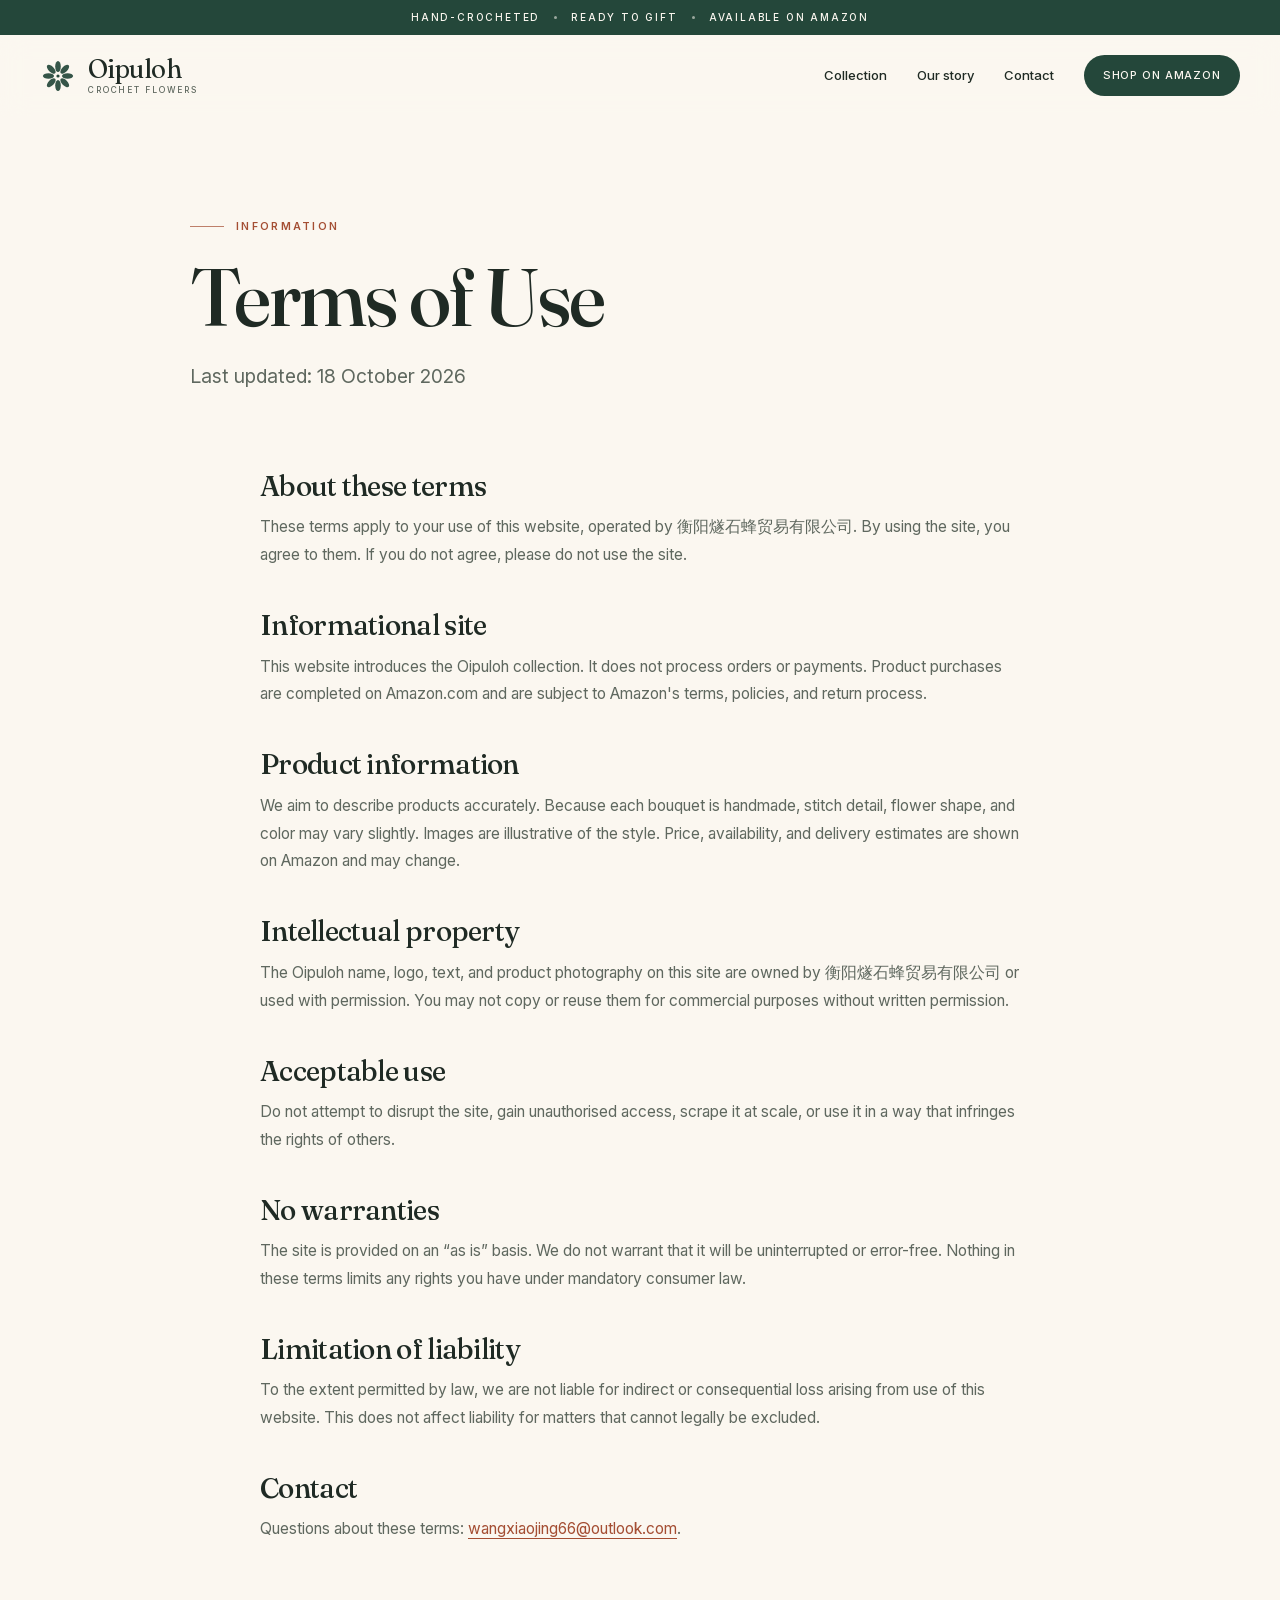
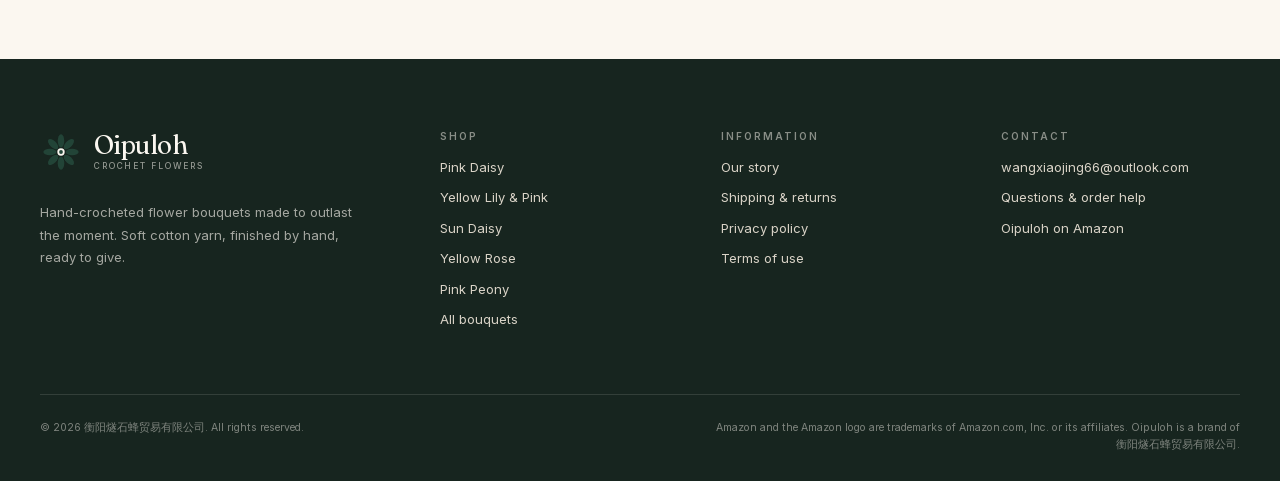
<file: terms.html>
<!doctype html>
<html lang="en">
<head>
  <meta charset="utf-8">
  <meta name="viewport" content="width=device-width, initial-scale=1">
  <title>Terms of Use — Oipuloh</title>
  <meta name="description" content="Terms governing use of the Oipuloh brand website.">
  <link rel="canonical" href="https://oipuloh.pages.dev/terms.html">
  <meta property="og:type" content="website">
  <meta property="og:site_name" content="Oipuloh">
  <meta property="og:title" content="Terms of Use — Oipuloh">
  <meta property="og:description" content="Terms governing use of the Oipuloh brand website.">
  <meta property="og:url" content="https://oipuloh.pages.dev/terms.html">
  <meta property="og:image" content="https://oipuloh.pages.dev/assets/img/daisy-main-1400.jpg">
  <meta name="twitter:card" content="summary_large_image">
  <meta name="theme-color" content="#24473A">
  <link rel="icon" href="assets/img/favicon.svg" type="image/svg+xml">
  <link rel="stylesheet" href="assets/css/styles.css">
  <script>
    if (!new URLSearchParams(location.search).has("static")) document.documentElement.classList.add("js");
  </script>
  
</head>
<body class="">
  <a class="skip-link" href="#main">Skip to content</a>
  
<div class="announcement">
  <span>Hand-crocheted</span><span class="dot" aria-hidden="true"></span>
  <span>Ready to gift</span><span class="dot" aria-hidden="true"></span>
  <span>Available on Amazon</span>
</div>
<header class="site-header" id="siteHeader">
  <div class="shell header-inner">
    <a class="brand" href="index.html" aria-label="Oipuloh home">
      <svg class="logo-mark" width="36" height="36" viewBox="0 0 40 40" aria-hidden="true" focusable="false"><g fill="currentColor" opacity=".92"><ellipse cx="20" cy="9.4" rx="3.1" ry="6.2" transform="rotate(0 20 20)"/><ellipse cx="20" cy="9.4" rx="3.1" ry="6.2" transform="rotate(45 20 20)"/><ellipse cx="20" cy="9.4" rx="3.1" ry="6.2" transform="rotate(90 20 20)"/><ellipse cx="20" cy="9.4" rx="3.1" ry="6.2" transform="rotate(135 20 20)"/><ellipse cx="20" cy="9.4" rx="3.1" ry="6.2" transform="rotate(180 20 20)"/><ellipse cx="20" cy="9.4" rx="3.1" ry="6.2" transform="rotate(225 20 20)"/><ellipse cx="20" cy="9.4" rx="3.1" ry="6.2" transform="rotate(270 20 20)"/><ellipse cx="20" cy="9.4" rx="3.1" ry="6.2" transform="rotate(315 20 20)"/></g><circle cx="20" cy="20" r="3.5" fill="var(--paper, #fbf7f0)"/><circle cx="20" cy="20" r="1.8" fill="currentColor"/></svg>
      <span class="brand-type">
        <span class="brand-name">Oipuloh</span>
        <span class="brand-sub">crochet flowers</span>
      </span>
    </a>
    <button class="nav-toggle" type="button" aria-expanded="false" aria-controls="primaryNav">
      <span class="sr-only">Menu</span>
      <span></span><span></span>
    </button>
    <nav class="nav" id="primaryNav" aria-label="Main">
      <a href="collection.html">Collection</a>
      <a href="about.html">Our story</a>
      <a href="contact.html">Contact</a>
      <a class="nav-cta" href="https://www.amazon.com/s?k=Oipuloh" target="_blank" rel="noopener">Shop on Amazon</a>
    </nav>
  </div>
</header>

  <main id="main">

<section class="page-hero page-hero--small">
  <div class="shell page-hero-inner">
    <p class="eyebrow"><span class="rule" aria-hidden="true"></span>Information</p>
    <h1>Terms of Use</h1>
    <p class="lede">Last updated: 18 October 2026</p>
  </div>
</section>
<section class="section section--top-tight">
  <div class="shell prose">
    <h2>About these terms</h2><p>These terms apply to your use of this website, operated by 衡阳燧石蜂贸易有限公司. By using the site, you agree to them. If you do not agree, please do not use the site.</p><h2>Informational site</h2><p>This website introduces the Oipuloh collection. It does not process orders or payments. Product purchases are completed on Amazon.com and are subject to Amazon's terms, policies, and return process.</p><h2>Product information</h2><p>We aim to describe products accurately. Because each bouquet is handmade, stitch detail, flower shape, and color may vary slightly. Images are illustrative of the style. Price, availability, and delivery estimates are shown on Amazon and may change.</p><h2>Intellectual property</h2><p>The Oipuloh name, logo, text, and product photography on this site are owned by 衡阳燧石蜂贸易有限公司 or used with permission. You may not copy or reuse them for commercial purposes without written permission.</p><h2>Acceptable use</h2><p>Do not attempt to disrupt the site, gain unauthorised access, scrape it at scale, or use it in a way that infringes the rights of others.</p><h2>No warranties</h2><p>The site is provided on an “as is” basis. We do not warrant that it will be uninterrupted or error-free. Nothing in these terms limits any rights you have under mandatory consumer law.</p><h2>Limitation of liability</h2><p>To the extent permitted by law, we are not liable for indirect or consequential loss arising from use of this website. This does not affect liability for matters that cannot legally be excluded.</p><h2>Contact</h2><p>Questions about these terms: <a href="mailto:wangxiaojing66@outlook.com">wangxiaojing66@outlook.com</a>.</p>
  </div>
</section>

  </main>
  
<footer class="site-footer">
  <div class="shell footer-grid">
    <div class="footer-brand">
      <a class="brand brand--footer" href="index.html" aria-label="Oipuloh home">
        <svg class="logo-mark" width="42" height="42" viewBox="0 0 40 40" aria-hidden="true" focusable="false"><g fill="currentColor" opacity=".92"><ellipse cx="20" cy="9.4" rx="3.1" ry="6.2" transform="rotate(0 20 20)"/><ellipse cx="20" cy="9.4" rx="3.1" ry="6.2" transform="rotate(45 20 20)"/><ellipse cx="20" cy="9.4" rx="3.1" ry="6.2" transform="rotate(90 20 20)"/><ellipse cx="20" cy="9.4" rx="3.1" ry="6.2" transform="rotate(135 20 20)"/><ellipse cx="20" cy="9.4" rx="3.1" ry="6.2" transform="rotate(180 20 20)"/><ellipse cx="20" cy="9.4" rx="3.1" ry="6.2" transform="rotate(225 20 20)"/><ellipse cx="20" cy="9.4" rx="3.1" ry="6.2" transform="rotate(270 20 20)"/><ellipse cx="20" cy="9.4" rx="3.1" ry="6.2" transform="rotate(315 20 20)"/></g><circle cx="20" cy="20" r="3.5" fill="var(--paper, #fbf7f0)"/><circle cx="20" cy="20" r="1.8" fill="currentColor"/></svg>
        <span class="brand-type">
          <span class="brand-name">Oipuloh</span>
          <span class="brand-sub">crochet flowers</span>
        </span>
      </a>
      <p>Hand-crocheted flower bouquets made to outlast the moment. Soft cotton yarn, finished by hand, ready to give.</p>
    </div>
    <div>
      <h2 class="footer-title">Shop</h2>
      <ul class="footer-list">
        <li><a href="product/pink-daisy.html">Pink Daisy</a></li><li><a href="product/yellow-lily-pink.html">Yellow Lily &amp; Pink</a></li><li><a href="product/sun-daisy.html">Sun Daisy</a></li><li><a href="product/yellow-rose.html">Yellow Rose</a></li><li><a href="product/pink-peony.html">Pink Peony</a></li>
        <li><a href="collection.html">All bouquets</a></li>
      </ul>
    </div>
    <div>
      <h2 class="footer-title">Information</h2>
      <ul class="footer-list">
        <li><a href="about.html">Our story</a></li>
        <li><a href="shipping.html">Shipping &amp; returns</a></li>
        <li><a href="privacy.html">Privacy policy</a></li>
        <li><a href="terms.html">Terms of use</a></li>
      </ul>
    </div>
    <div>
      <h2 class="footer-title">Contact</h2>
      <ul class="footer-list">
        <li><a href="mailto:wangxiaojing66@outlook.com">wangxiaojing66@outlook.com</a></li>
        <li><a href="contact.html">Questions &amp; order help</a></li>
        <li><a href="https://www.amazon.com/s?k=Oipuloh" target="_blank" rel="noopener">Oipuloh on Amazon</a></li>
      </ul>
    </div>
  </div>
  <div class="shell footer-bottom">
    <p>&copy; 2026 衡阳燧石蜂贸易有限公司. All rights reserved.</p>
    <p class="fine">Amazon and the Amazon logo are trademarks of Amazon.com, Inc. or its affiliates. Oipuloh is a brand of <span class="nowrap">衡阳燧石蜂贸易有限公司</span>.</p>
  </div>
</footer>

  <script src="assets/js/site.js" defer></script>
</body>
</html>
</file>
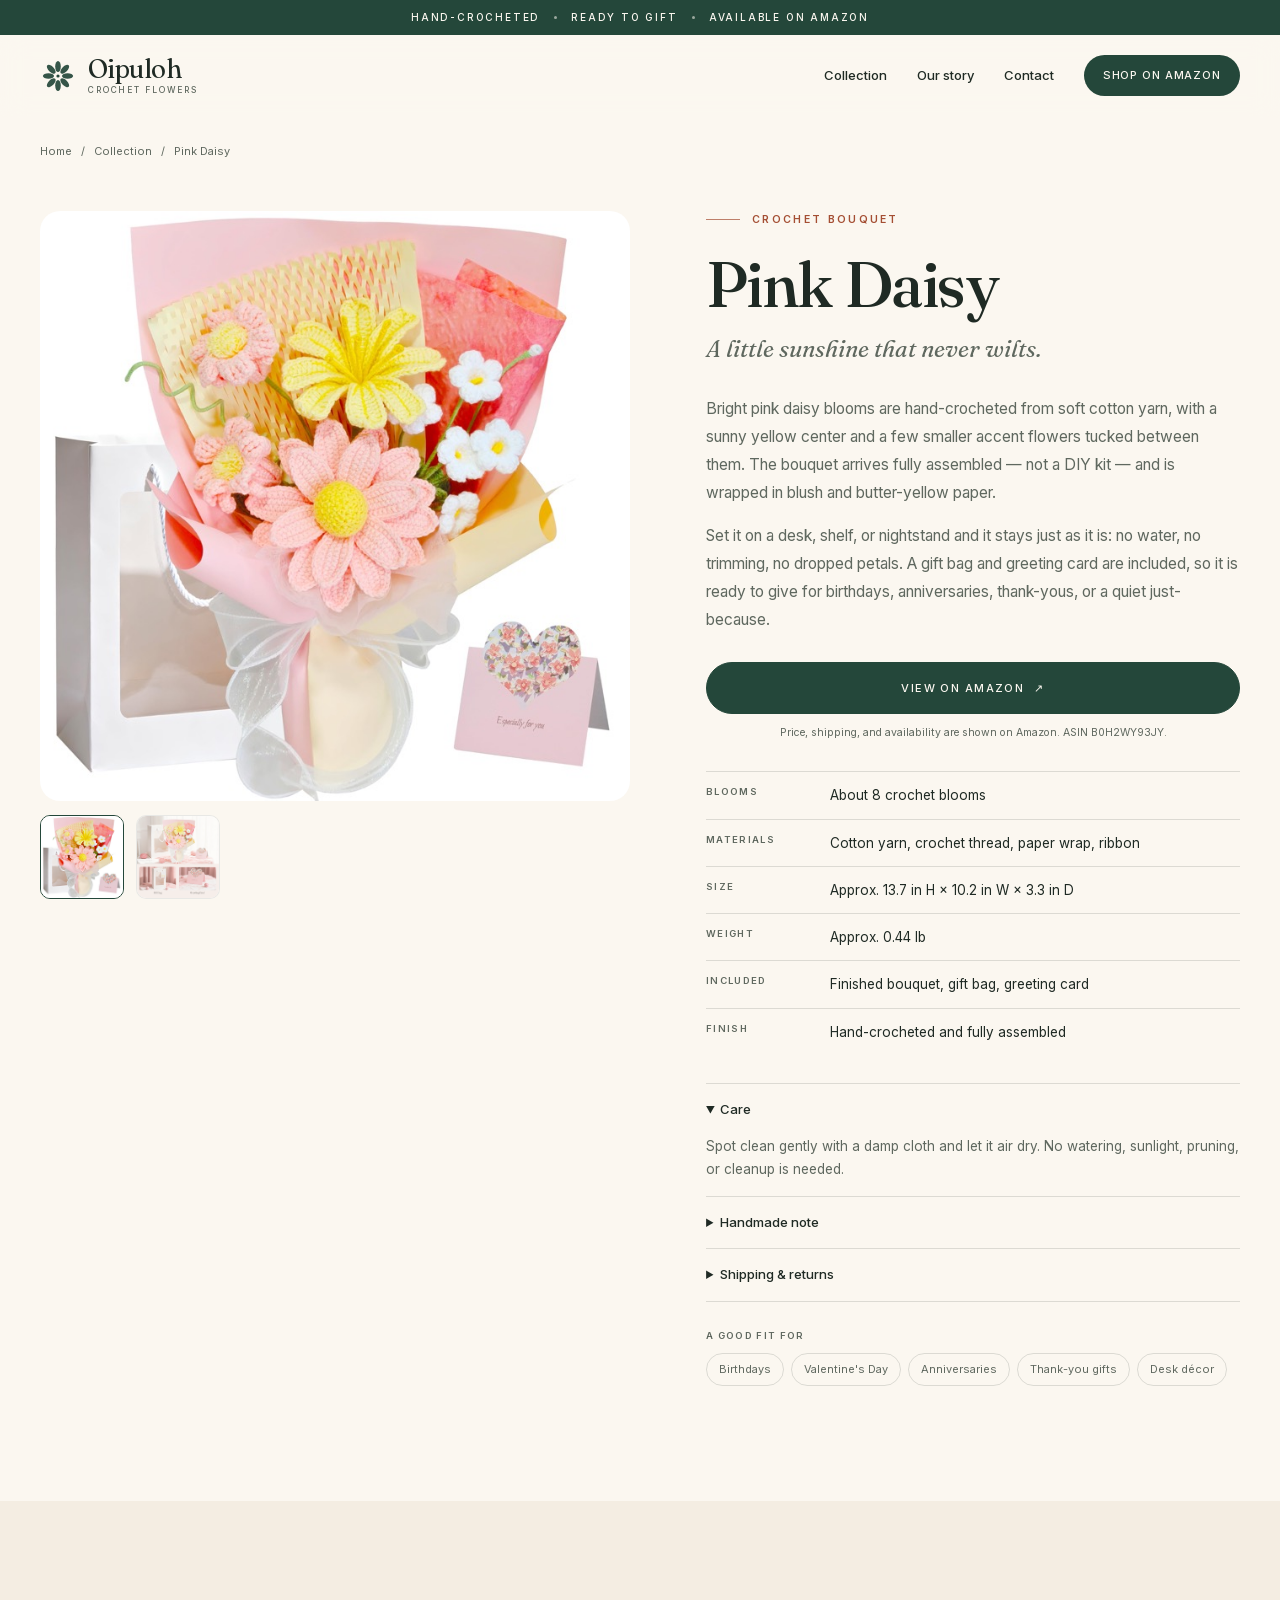
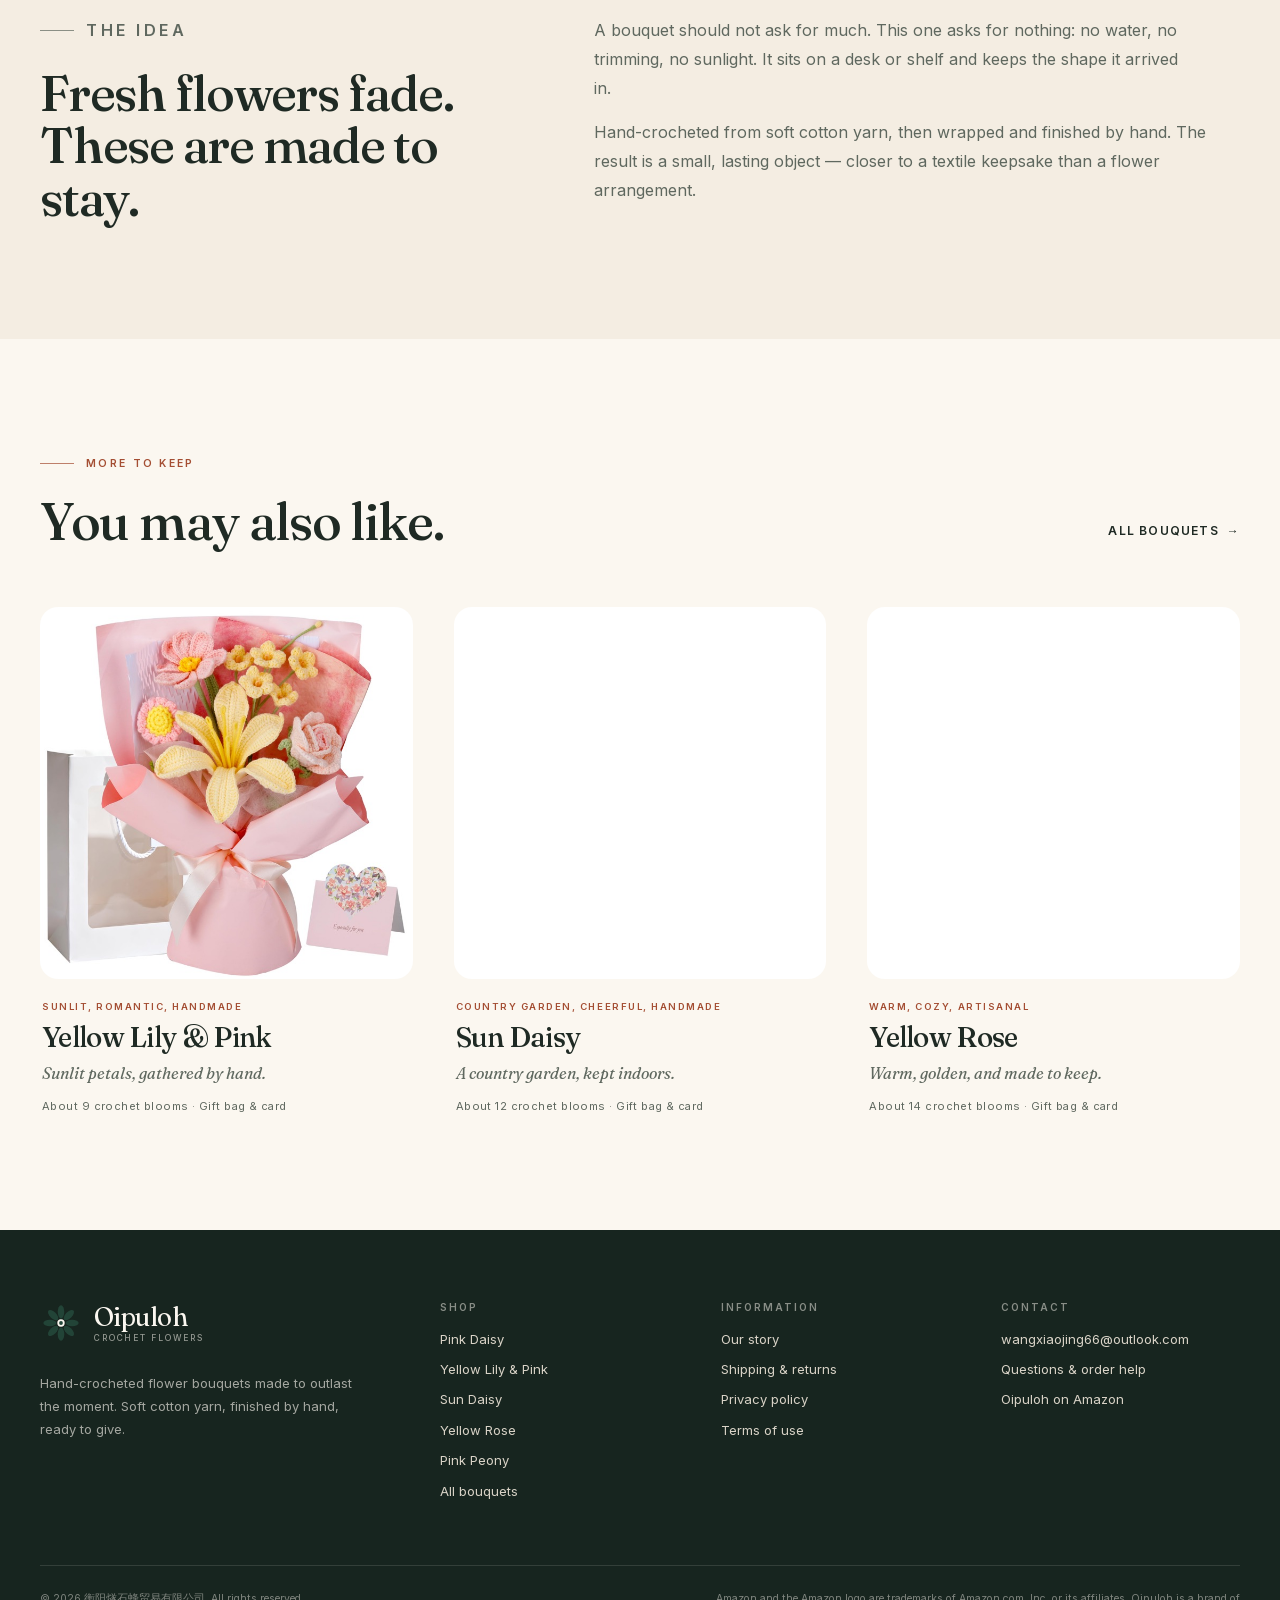
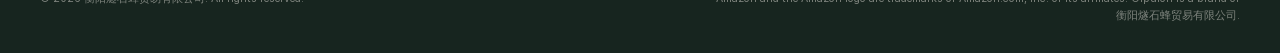
<file: product/pink-daisy.html>
<!doctype html>
<html lang="en">
<head>
  <meta charset="utf-8">
  <meta name="viewport" content="width=device-width, initial-scale=1">
  <title>Oipuloh Pink Daisy Crochet Flowers Bouquet — Oipuloh</title>
  <meta name="description" content="A little sunshine that never wilts. Oipuloh Pink Daisy Crochet Flowers Bouquet — hand-crocheted cotton yarn, gift bag and greeting card included.">
  <link rel="canonical" href="https://oipuloh.pages.dev/product/pink-daisy.html">
  <meta property="og:type" content="product">
  <meta property="og:site_name" content="Oipuloh">
  <meta property="og:title" content="Oipuloh Pink Daisy Crochet Flowers Bouquet — Oipuloh">
  <meta property="og:description" content="A little sunshine that never wilts. Oipuloh Pink Daisy Crochet Flowers Bouquet — hand-crocheted cotton yarn, gift bag and greeting card included.">
  <meta property="og:url" content="https://oipuloh.pages.dev/product/pink-daisy.html">
  <meta property="og:image" content="https://oipuloh.pages.dev/assets/img/daisy-main-1400.jpg">
  <meta name="twitter:card" content="summary_large_image">
  <meta name="theme-color" content="#24473A">
  <link rel="icon" href="../assets/img/favicon.svg" type="image/svg+xml">
  <link rel="stylesheet" href="../assets/css/styles.css">
  <script>
    if (!new URLSearchParams(location.search).has("static")) document.documentElement.classList.add("js");
  </script>
  <script type="application/ld+json">{"@context":"https://schema.org","@type":"Product","name":"Oipuloh Pink Daisy Crochet Flowers Bouquet","image":["https://oipuloh.pages.dev/assets/img/daisy-main-1400.jpg"],"description":"Bright pink daisy blooms are hand-crocheted from soft cotton yarn, with a sunny yellow center and a few smaller accent flowers tucked between them. The bouquet arrives fully assembled — not a DIY kit — and is wrapped in blush and butter-yellow paper. Set it on a desk, shelf, or nightstand and it stays just as it is: no water, no trimming, no dropped petals. A gift bag and greeting card are included, so it is ready to give for birthdays, anniversaries, thank-yous, or a quiet just-because.","sku":"B0H2WY93JY","brand":{"@type":"Brand","name":"Oipuloh"},"material":"Cotton yarn","category":"Artificial Flowers"}</script>
</head>
<body class="">
  <a class="skip-link" href="#main">Skip to content</a>
  
<div class="announcement">
  <span>Hand-crocheted</span><span class="dot" aria-hidden="true"></span>
  <span>Ready to gift</span><span class="dot" aria-hidden="true"></span>
  <span>Available on Amazon</span>
</div>
<header class="site-header" id="siteHeader">
  <div class="shell header-inner">
    <a class="brand" href="../index.html" aria-label="Oipuloh home">
      <svg class="logo-mark" width="36" height="36" viewBox="0 0 40 40" aria-hidden="true" focusable="false"><g fill="currentColor" opacity=".92"><ellipse cx="20" cy="9.4" rx="3.1" ry="6.2" transform="rotate(0 20 20)"/><ellipse cx="20" cy="9.4" rx="3.1" ry="6.2" transform="rotate(45 20 20)"/><ellipse cx="20" cy="9.4" rx="3.1" ry="6.2" transform="rotate(90 20 20)"/><ellipse cx="20" cy="9.4" rx="3.1" ry="6.2" transform="rotate(135 20 20)"/><ellipse cx="20" cy="9.4" rx="3.1" ry="6.2" transform="rotate(180 20 20)"/><ellipse cx="20" cy="9.4" rx="3.1" ry="6.2" transform="rotate(225 20 20)"/><ellipse cx="20" cy="9.4" rx="3.1" ry="6.2" transform="rotate(270 20 20)"/><ellipse cx="20" cy="9.4" rx="3.1" ry="6.2" transform="rotate(315 20 20)"/></g><circle cx="20" cy="20" r="3.5" fill="var(--paper, #fbf7f0)"/><circle cx="20" cy="20" r="1.8" fill="currentColor"/></svg>
      <span class="brand-type">
        <span class="brand-name">Oipuloh</span>
        <span class="brand-sub">crochet flowers</span>
      </span>
    </a>
    <button class="nav-toggle" type="button" aria-expanded="false" aria-controls="primaryNav">
      <span class="sr-only">Menu</span>
      <span></span><span></span>
    </button>
    <nav class="nav" id="primaryNav" aria-label="Main">
      <a href="../collection.html">Collection</a>
      <a href="../about.html">Our story</a>
      <a href="../contact.html">Contact</a>
      <a class="nav-cta" href="https://www.amazon.com/s?k=Oipuloh" target="_blank" rel="noopener">Shop on Amazon</a>
    </nav>
  </div>
</header>

  <main id="main">

<nav class="breadcrumb shell" aria-label="Breadcrumb">
  <a href="../index.html">Home</a><span aria-hidden="true">/</span>
  <a href="../collection.html">Collection</a><span aria-hidden="true">/</span>
  <span aria-current="page">Pink Daisy</span>
</nav>

<section class="section section--top-tight">
  <div class="shell product-layout">
    <div class="product-gallery">
      <div class="gallery-main">
        <img id="galleryImage" src="../assets/img/daisy-main-1400.jpg"
             srcset="../assets/img/daisy-main-700.jpg 700w, ../assets/img/daisy-main-1400.jpg 1400w"
             sizes="(max-width: 900px) 92vw, 52vw" width="1400" height="1400"
             alt="Oipuloh Pink Daisy crochet flower bouquet with a gift bag and greeting card" fetchpriority="high" decoding="async">
      </div>
      <div class="gallery-thumbs" role="group" aria-label="Product images">
        <button type="button" class="thumb is-active" data-src="../assets/img/daisy-main-1400.jpg"
                data-srcset="../assets/img/daisy-main-700.jpg 700w, ../assets/img/daisy-main-1400.jpg 1400w"
                aria-label="View bouquet photo" aria-pressed="true">
          <img src="../assets/img/daisy-main-700.jpg" width="700" height="700" alt="" loading="lazy">
        </button>
        <button type="button" class="thumb" data-src="../assets/img/daisy-alt-1400.jpg"
                data-srcset="../assets/img/daisy-alt-700.jpg 700w, ../assets/img/daisy-alt-1400.jpg 1400w"
                aria-label="View gift bag and card photo" aria-pressed="false">
          <img src="../assets/img/daisy-alt-700.jpg" width="700" height="700" alt="" loading="lazy">
        </button>
      </div>
    </div>

    <div class="product-info">
      <p class="eyebrow"><span class="rule" aria-hidden="true"></span>Crochet bouquet</p>
      <h1>Pink Daisy</h1>
      <p class="product-tagline product-tagline--large">A little sunshine that never wilts.</p>
      <div class="product-description">
        <p>Bright pink daisy blooms are hand-crocheted from soft cotton yarn, with a sunny yellow center and a few smaller accent flowers tucked between them. The bouquet arrives fully assembled — not a DIY kit — and is wrapped in blush and butter-yellow paper.</p><p>Set it on a desk, shelf, or nightstand and it stays just as it is: no water, no trimming, no dropped petals. A gift bag and greeting card are included, so it is ready to give for birthdays, anniversaries, thank-yous, or a quiet just-because.</p>
      </div>
      <a class="button button--wide" href="https://www.amazon.com/dp/B0H2WY93JY" target="_blank" rel="noopener">View on Amazon <span aria-hidden="true">↗</span></a>
      <p class="fine-print">Price, shipping, and availability are shown on Amazon. ASIN B0H2WY93JY.</p>

      <dl class="detail-list">
        <div><dt>Blooms</dt><dd>About 8 crochet blooms</dd></div><div><dt>Materials</dt><dd>Cotton yarn, crochet thread, paper wrap, ribbon</dd></div><div><dt>Size</dt><dd>Approx. 13.7 in H × 10.2 in W × 3.3 in D</dd></div><div><dt>Weight</dt><dd>Approx. 0.44 lb</dd></div><div><dt>Included</dt><dd>Finished bouquet, gift bag, greeting card</dd></div><div><dt>Finish</dt><dd>Hand-crocheted and fully assembled</dd></div>
      </dl>

      <div class="product-accordions">
        <details open>
          <summary>Care</summary>
          <p>Spot clean gently with a damp cloth and let it air dry. No watering, sunlight, pruning, or cleanup is needed.</p>
        </details>
        <details>
          <summary>Handmade note</summary>
          <p>Each bouquet is handmade. Stitch detail, flower shape, and color may vary slightly from the photos.</p>
        </details>
        <details>
          <summary>Shipping &amp; returns</summary>
          <p>Orders are completed on Amazon.com. Shipping options and returns are handled under Amazon's policies. <a href="../shipping.html">Read more</a>.</p>
        </details>
      </div>

      <div class="occasion-tags">
        <span class="occasion-tags-title">A good fit for</span>
        <ul><li>Birthdays</li><li>Valentine&#x27;s Day</li><li>Anniversaries</li><li>Thank-you gifts</li><li>Desk décor</li></ul>
      </div>
    </div>
  </div>
</section>

<section class="section section--tint">
  <div class="shell product-story">
    <div class="reveal">
      <p class="eyebrow"><span class="rule" aria-hidden="true"></span>The idea</p>
      <h2>Fresh flowers fade. These are made to stay.</h2>
    </div>
    <div class="reveal">
      <p class="lede-sm">A bouquet should not ask for much. This one asks for nothing: no water, no trimming, no sunlight. It sits on a desk or shelf and keeps the shape it arrived in.</p>
      <p>Hand-crocheted from soft cotton yarn, then wrapped and finished by hand. The result is a small, lasting object — closer to a textile keepsake than a flower arrangement.</p>
    </div>
  </div>
</section>

<section class="section">
  <div class="shell">
    <div class="section-head reveal">
      <div>
        <p class="eyebrow"><span class="rule" aria-hidden="true"></span>More to keep</p>
        <h2>You may also like.</h2>
      </div>
      <a class="text-link" href="../collection.html">All bouquets <span aria-hidden="true">→</span></a>
    </div>
    <div class="product-grid product-grid--three">
      
<article class="product-card reveal">
  <a class="product-media" href="../product/yellow-lily-pink.html" aria-label="Yellow Lily &amp; Pink bouquet">
    <img src="../assets/img/lily-main-700.jpg" srcset="../assets/img/lily-main-700.jpg 700w, ../assets/img/lily-main-1400.jpg 1400w" sizes="(max-width: 640px) 88vw, (max-width: 1100px) 44vw, 30vw" width="1400" height="1400" alt="Oipuloh Yellow Lily and Pink crochet flower bouquet with gift bag and card" loading="eager" decoding="async">
  </a>
  <div class="product-card-body">
    <p class="product-kicker">Sunlit, romantic, handmade</p>
    <h3><a href="../product/yellow-lily-pink.html">Yellow Lily &amp; Pink</a></h3>
    <p class="product-tagline">Sunlit petals, gathered by hand.</p>
    <p class="product-meta">About 9 crochet blooms <span aria-hidden="true">·</span> Gift bag &amp; card</p>
  </div>
</article>

<article class="product-card reveal">
  <a class="product-media" href="../product/sun-daisy.html" aria-label="Sun Daisy bouquet">
    <img src="../assets/img/sundaisy-main-700.jpg" srcset="../assets/img/sundaisy-main-700.jpg 700w, ../assets/img/sundaisy-main-1400.jpg 1400w" sizes="(max-width: 640px) 88vw, (max-width: 1100px) 44vw, 30vw" width="1400" height="1400" alt="Oipuloh Sun Daisy crochet flower bouquet with white bellflowers" loading="eager" decoding="async">
  </a>
  <div class="product-card-body">
    <p class="product-kicker">Country garden, cheerful, handmade</p>
    <h3><a href="../product/sun-daisy.html">Sun Daisy</a></h3>
    <p class="product-tagline">A country garden, kept indoors.</p>
    <p class="product-meta">About 12 crochet blooms <span aria-hidden="true">·</span> Gift bag &amp; card</p>
  </div>
</article>

<article class="product-card reveal">
  <a class="product-media" href="../product/yellow-rose.html" aria-label="Yellow Rose bouquet">
    <img src="../assets/img/rose-main-700.jpg" srcset="../assets/img/rose-main-700.jpg 700w, ../assets/img/rose-main-1400.jpg 1400w" sizes="(max-width: 640px) 88vw, (max-width: 1100px) 44vw, 30vw" width="1400" height="1400" alt="Oipuloh Yellow Rose crochet flower bouquet with cream buds" loading="eager" decoding="async">
  </a>
  <div class="product-card-body">
    <p class="product-kicker">Warm, cozy, artisanal</p>
    <h3><a href="../product/yellow-rose.html">Yellow Rose</a></h3>
    <p class="product-tagline">Warm, golden, and made to keep.</p>
    <p class="product-meta">About 14 crochet blooms <span aria-hidden="true">·</span> Gift bag &amp; card</p>
  </div>
</article>

    </div>
  </div>
</section>

  </main>
  
<footer class="site-footer">
  <div class="shell footer-grid">
    <div class="footer-brand">
      <a class="brand brand--footer" href="../index.html" aria-label="Oipuloh home">
        <svg class="logo-mark" width="42" height="42" viewBox="0 0 40 40" aria-hidden="true" focusable="false"><g fill="currentColor" opacity=".92"><ellipse cx="20" cy="9.4" rx="3.1" ry="6.2" transform="rotate(0 20 20)"/><ellipse cx="20" cy="9.4" rx="3.1" ry="6.2" transform="rotate(45 20 20)"/><ellipse cx="20" cy="9.4" rx="3.1" ry="6.2" transform="rotate(90 20 20)"/><ellipse cx="20" cy="9.4" rx="3.1" ry="6.2" transform="rotate(135 20 20)"/><ellipse cx="20" cy="9.4" rx="3.1" ry="6.2" transform="rotate(180 20 20)"/><ellipse cx="20" cy="9.4" rx="3.1" ry="6.2" transform="rotate(225 20 20)"/><ellipse cx="20" cy="9.4" rx="3.1" ry="6.2" transform="rotate(270 20 20)"/><ellipse cx="20" cy="9.4" rx="3.1" ry="6.2" transform="rotate(315 20 20)"/></g><circle cx="20" cy="20" r="3.5" fill="var(--paper, #fbf7f0)"/><circle cx="20" cy="20" r="1.8" fill="currentColor"/></svg>
        <span class="brand-type">
          <span class="brand-name">Oipuloh</span>
          <span class="brand-sub">crochet flowers</span>
        </span>
      </a>
      <p>Hand-crocheted flower bouquets made to outlast the moment. Soft cotton yarn, finished by hand, ready to give.</p>
    </div>
    <div>
      <h2 class="footer-title">Shop</h2>
      <ul class="footer-list">
        <li><a href="../product/pink-daisy.html">Pink Daisy</a></li><li><a href="../product/yellow-lily-pink.html">Yellow Lily &amp; Pink</a></li><li><a href="../product/sun-daisy.html">Sun Daisy</a></li><li><a href="../product/yellow-rose.html">Yellow Rose</a></li><li><a href="../product/pink-peony.html">Pink Peony</a></li>
        <li><a href="../collection.html">All bouquets</a></li>
      </ul>
    </div>
    <div>
      <h2 class="footer-title">Information</h2>
      <ul class="footer-list">
        <li><a href="../about.html">Our story</a></li>
        <li><a href="../shipping.html">Shipping &amp; returns</a></li>
        <li><a href="../privacy.html">Privacy policy</a></li>
        <li><a href="../terms.html">Terms of use</a></li>
      </ul>
    </div>
    <div>
      <h2 class="footer-title">Contact</h2>
      <ul class="footer-list">
        <li><a href="mailto:wangxiaojing66@outlook.com">wangxiaojing66@outlook.com</a></li>
        <li><a href="../contact.html">Questions &amp; order help</a></li>
        <li><a href="https://www.amazon.com/s?k=Oipuloh" target="_blank" rel="noopener">Oipuloh on Amazon</a></li>
      </ul>
    </div>
  </div>
  <div class="shell footer-bottom">
    <p>&copy; 2026 衡阳燧石蜂贸易有限公司. All rights reserved.</p>
    <p class="fine">Amazon and the Amazon logo are trademarks of Amazon.com, Inc. or its affiliates. Oipuloh is a brand of <span class="nowrap">衡阳燧石蜂贸易有限公司</span>.</p>
  </div>
</footer>

  <script src="../assets/js/site.js" defer></script>
</body>
</html>
</file>
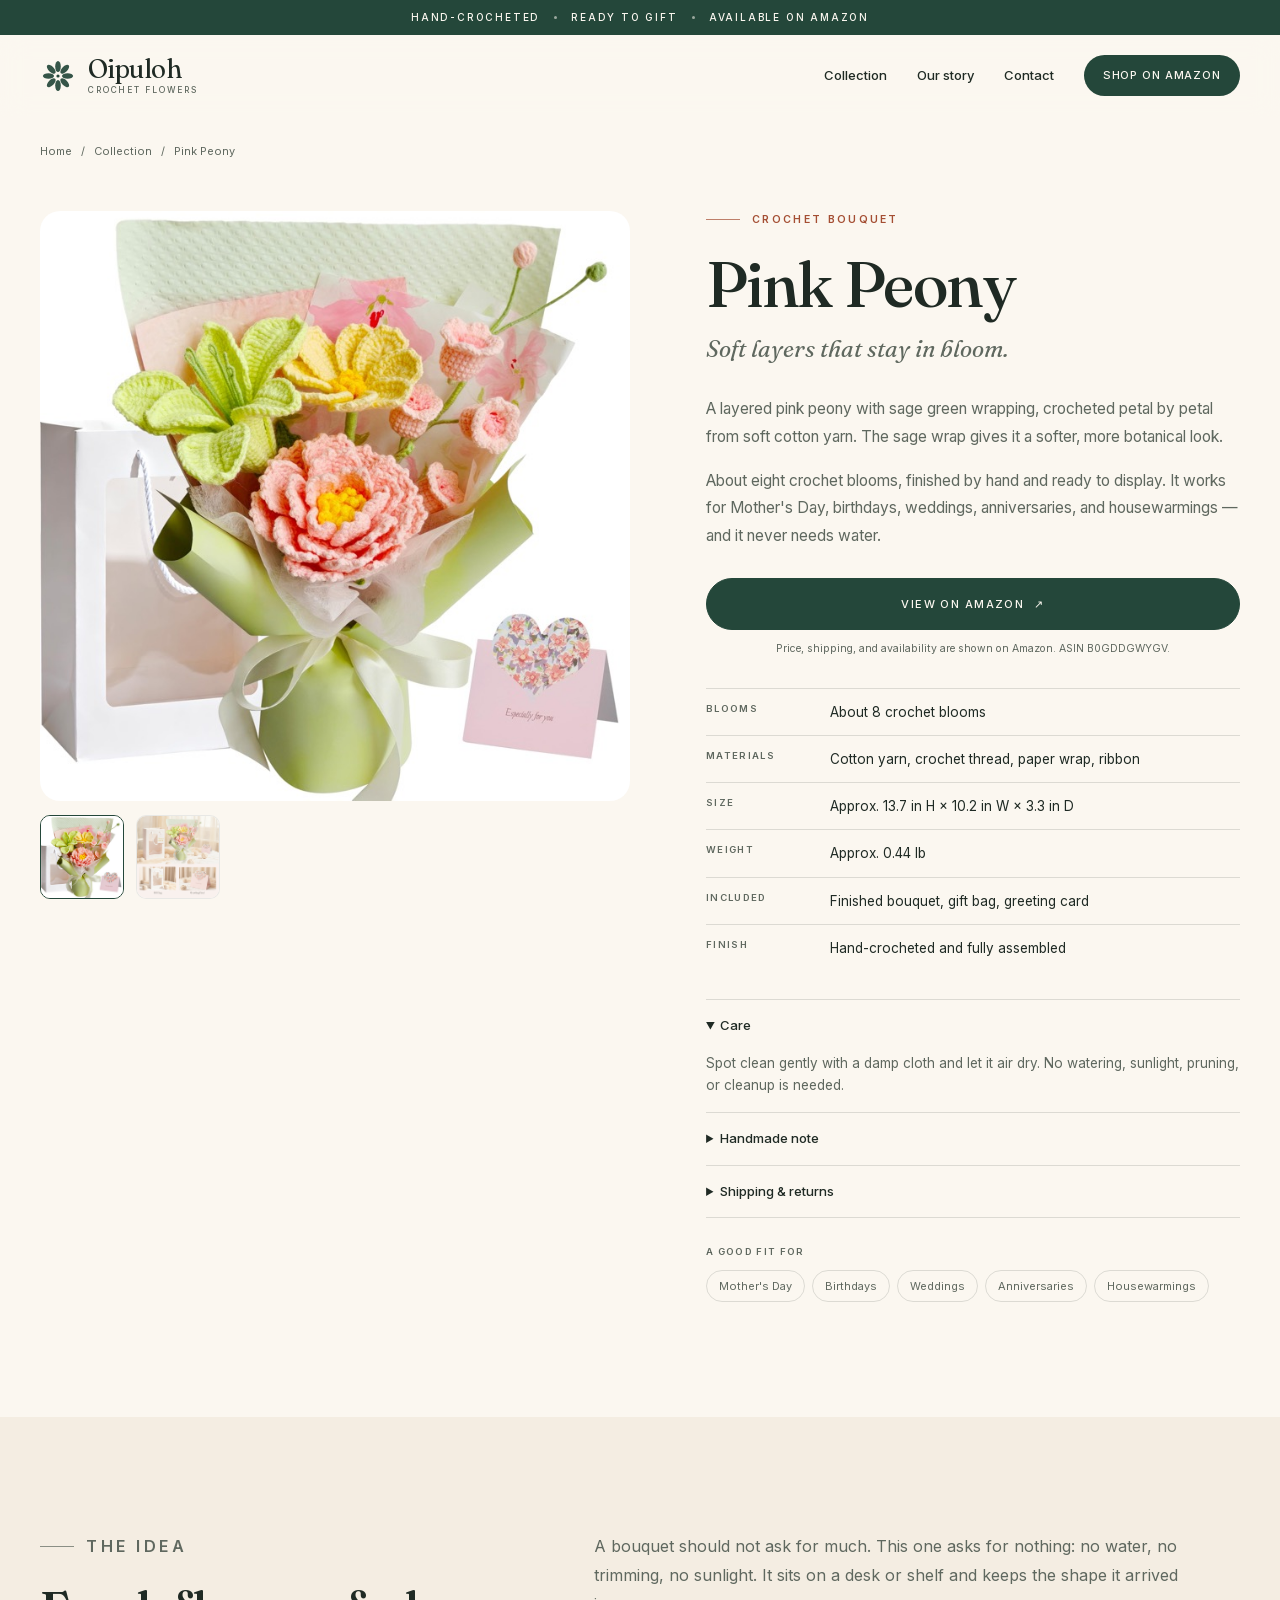
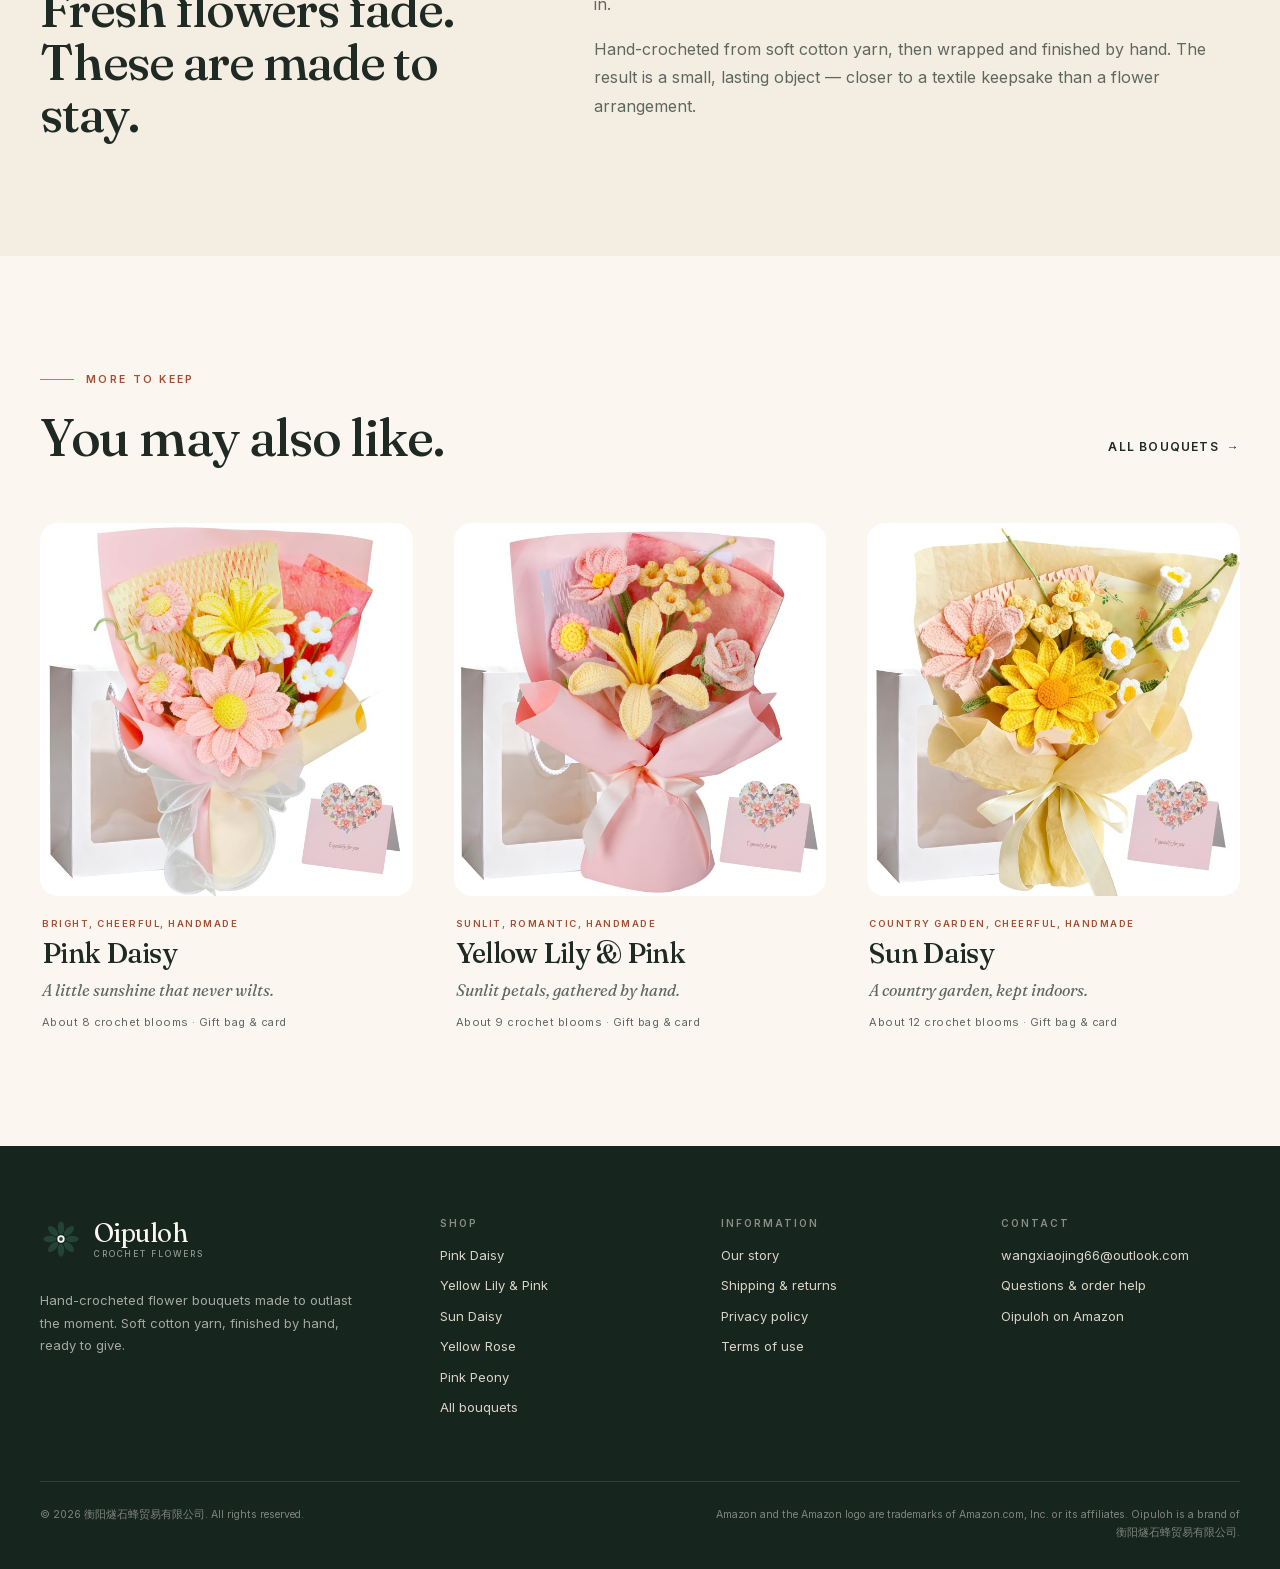
<file: product/pink-peony.html>
<!doctype html>
<html lang="en">
<head>
  <meta charset="utf-8">
  <meta name="viewport" content="width=device-width, initial-scale=1">
  <title>Oipuloh Pink Peony Crochet Flowers Bouquet — Oipuloh</title>
  <meta name="description" content="Soft layers that stay in bloom. Oipuloh Pink Peony Crochet Flowers Bouquet — hand-crocheted cotton yarn, gift bag and greeting card included.">
  <link rel="canonical" href="https://oipuloh.pages.dev/product/pink-peony.html">
  <meta property="og:type" content="product">
  <meta property="og:site_name" content="Oipuloh">
  <meta property="og:title" content="Oipuloh Pink Peony Crochet Flowers Bouquet — Oipuloh">
  <meta property="og:description" content="Soft layers that stay in bloom. Oipuloh Pink Peony Crochet Flowers Bouquet — hand-crocheted cotton yarn, gift bag and greeting card included.">
  <meta property="og:url" content="https://oipuloh.pages.dev/product/pink-peony.html">
  <meta property="og:image" content="https://oipuloh.pages.dev/assets/img/peony-main-1400.jpg">
  <meta name="twitter:card" content="summary_large_image">
  <meta name="theme-color" content="#24473A">
  <link rel="icon" href="../assets/img/favicon.svg" type="image/svg+xml">
  <link rel="stylesheet" href="../assets/css/styles.css">
  <script>
    if (!new URLSearchParams(location.search).has("static")) document.documentElement.classList.add("js");
  </script>
  <script type="application/ld+json">{"@context":"https://schema.org","@type":"Product","name":"Oipuloh Pink Peony Crochet Flowers Bouquet","image":["https://oipuloh.pages.dev/assets/img/peony-main-1400.jpg"],"description":"A layered pink peony with sage green wrapping, crocheted petal by petal from soft cotton yarn. The sage wrap gives it a softer, more botanical look. About eight crochet blooms, finished by hand and ready to display. It works for Mother's Day, birthdays, weddings, anniversaries, and housewarmings — and it never needs water.","sku":"B0GDDGWYGV","brand":{"@type":"Brand","name":"Oipuloh"},"material":"Cotton yarn","category":"Artificial Flowers"}</script>
</head>
<body class="">
  <a class="skip-link" href="#main">Skip to content</a>
  
<div class="announcement">
  <span>Hand-crocheted</span><span class="dot" aria-hidden="true"></span>
  <span>Ready to gift</span><span class="dot" aria-hidden="true"></span>
  <span>Available on Amazon</span>
</div>
<header class="site-header" id="siteHeader">
  <div class="shell header-inner">
    <a class="brand" href="../index.html" aria-label="Oipuloh home">
      <svg class="logo-mark" width="36" height="36" viewBox="0 0 40 40" aria-hidden="true" focusable="false"><g fill="currentColor" opacity=".92"><ellipse cx="20" cy="9.4" rx="3.1" ry="6.2" transform="rotate(0 20 20)"/><ellipse cx="20" cy="9.4" rx="3.1" ry="6.2" transform="rotate(45 20 20)"/><ellipse cx="20" cy="9.4" rx="3.1" ry="6.2" transform="rotate(90 20 20)"/><ellipse cx="20" cy="9.4" rx="3.1" ry="6.2" transform="rotate(135 20 20)"/><ellipse cx="20" cy="9.4" rx="3.1" ry="6.2" transform="rotate(180 20 20)"/><ellipse cx="20" cy="9.4" rx="3.1" ry="6.2" transform="rotate(225 20 20)"/><ellipse cx="20" cy="9.4" rx="3.1" ry="6.2" transform="rotate(270 20 20)"/><ellipse cx="20" cy="9.4" rx="3.1" ry="6.2" transform="rotate(315 20 20)"/></g><circle cx="20" cy="20" r="3.5" fill="var(--paper, #fbf7f0)"/><circle cx="20" cy="20" r="1.8" fill="currentColor"/></svg>
      <span class="brand-type">
        <span class="brand-name">Oipuloh</span>
        <span class="brand-sub">crochet flowers</span>
      </span>
    </a>
    <button class="nav-toggle" type="button" aria-expanded="false" aria-controls="primaryNav">
      <span class="sr-only">Menu</span>
      <span></span><span></span>
    </button>
    <nav class="nav" id="primaryNav" aria-label="Main">
      <a href="../collection.html">Collection</a>
      <a href="../about.html">Our story</a>
      <a href="../contact.html">Contact</a>
      <a class="nav-cta" href="https://www.amazon.com/s?k=Oipuloh" target="_blank" rel="noopener">Shop on Amazon</a>
    </nav>
  </div>
</header>

  <main id="main">

<nav class="breadcrumb shell" aria-label="Breadcrumb">
  <a href="../index.html">Home</a><span aria-hidden="true">/</span>
  <a href="../collection.html">Collection</a><span aria-hidden="true">/</span>
  <span aria-current="page">Pink Peony</span>
</nav>

<section class="section section--top-tight">
  <div class="shell product-layout">
    <div class="product-gallery">
      <div class="gallery-main">
        <img id="galleryImage" src="../assets/img/peony-main-1400.jpg"
             srcset="../assets/img/peony-main-700.jpg 700w, ../assets/img/peony-main-1400.jpg 1400w"
             sizes="(max-width: 900px) 92vw, 52vw" width="1400" height="1400"
             alt="Oipuloh Pink Peony crochet flower bouquet with sage green wrapping" fetchpriority="high" decoding="async">
      </div>
      <div class="gallery-thumbs" role="group" aria-label="Product images">
        <button type="button" class="thumb is-active" data-src="../assets/img/peony-main-1400.jpg"
                data-srcset="../assets/img/peony-main-700.jpg 700w, ../assets/img/peony-main-1400.jpg 1400w"
                aria-label="View bouquet photo" aria-pressed="true">
          <img src="../assets/img/peony-main-700.jpg" width="700" height="700" alt="" loading="lazy">
        </button>
        <button type="button" class="thumb" data-src="../assets/img/peony-alt-1400.jpg"
                data-srcset="../assets/img/peony-alt-700.jpg 700w, ../assets/img/peony-alt-1400.jpg 1400w"
                aria-label="View gift bag and card photo" aria-pressed="false">
          <img src="../assets/img/peony-alt-700.jpg" width="700" height="700" alt="" loading="lazy">
        </button>
      </div>
    </div>

    <div class="product-info">
      <p class="eyebrow"><span class="rule" aria-hidden="true"></span>Crochet bouquet</p>
      <h1>Pink Peony</h1>
      <p class="product-tagline product-tagline--large">Soft layers that stay in bloom.</p>
      <div class="product-description">
        <p>A layered pink peony with sage green wrapping, crocheted petal by petal from soft cotton yarn. The sage wrap gives it a softer, more botanical look.</p><p>About eight crochet blooms, finished by hand and ready to display. It works for Mother&#x27;s Day, birthdays, weddings, anniversaries, and housewarmings — and it never needs water.</p>
      </div>
      <a class="button button--wide" href="https://www.amazon.com/dp/B0GDDGWYGV" target="_blank" rel="noopener">View on Amazon <span aria-hidden="true">↗</span></a>
      <p class="fine-print">Price, shipping, and availability are shown on Amazon. ASIN B0GDDGWYGV.</p>

      <dl class="detail-list">
        <div><dt>Blooms</dt><dd>About 8 crochet blooms</dd></div><div><dt>Materials</dt><dd>Cotton yarn, crochet thread, paper wrap, ribbon</dd></div><div><dt>Size</dt><dd>Approx. 13.7 in H × 10.2 in W × 3.3 in D</dd></div><div><dt>Weight</dt><dd>Approx. 0.44 lb</dd></div><div><dt>Included</dt><dd>Finished bouquet, gift bag, greeting card</dd></div><div><dt>Finish</dt><dd>Hand-crocheted and fully assembled</dd></div>
      </dl>

      <div class="product-accordions">
        <details open>
          <summary>Care</summary>
          <p>Spot clean gently with a damp cloth and let it air dry. No watering, sunlight, pruning, or cleanup is needed.</p>
        </details>
        <details>
          <summary>Handmade note</summary>
          <p>Each bouquet is handmade. Stitch detail, flower shape, and color may vary slightly from the photos.</p>
        </details>
        <details>
          <summary>Shipping &amp; returns</summary>
          <p>Orders are completed on Amazon.com. Shipping options and returns are handled under Amazon's policies. <a href="../shipping.html">Read more</a>.</p>
        </details>
      </div>

      <div class="occasion-tags">
        <span class="occasion-tags-title">A good fit for</span>
        <ul><li>Mother&#x27;s Day</li><li>Birthdays</li><li>Weddings</li><li>Anniversaries</li><li>Housewarmings</li></ul>
      </div>
    </div>
  </div>
</section>

<section class="section section--tint">
  <div class="shell product-story">
    <div class="reveal">
      <p class="eyebrow"><span class="rule" aria-hidden="true"></span>The idea</p>
      <h2>Fresh flowers fade. These are made to stay.</h2>
    </div>
    <div class="reveal">
      <p class="lede-sm">A bouquet should not ask for much. This one asks for nothing: no water, no trimming, no sunlight. It sits on a desk or shelf and keeps the shape it arrived in.</p>
      <p>Hand-crocheted from soft cotton yarn, then wrapped and finished by hand. The result is a small, lasting object — closer to a textile keepsake than a flower arrangement.</p>
    </div>
  </div>
</section>

<section class="section">
  <div class="shell">
    <div class="section-head reveal">
      <div>
        <p class="eyebrow"><span class="rule" aria-hidden="true"></span>More to keep</p>
        <h2>You may also like.</h2>
      </div>
      <a class="text-link" href="../collection.html">All bouquets <span aria-hidden="true">→</span></a>
    </div>
    <div class="product-grid product-grid--three">
      
<article class="product-card reveal">
  <a class="product-media" href="../product/pink-daisy.html" aria-label="Pink Daisy bouquet">
    <img src="../assets/img/daisy-main-700.jpg" srcset="../assets/img/daisy-main-700.jpg 700w, ../assets/img/daisy-main-1400.jpg 1400w" sizes="(max-width: 640px) 88vw, (max-width: 1100px) 44vw, 30vw" width="1400" height="1400" alt="Oipuloh Pink Daisy crochet flower bouquet with a gift bag and greeting card" loading="eager" decoding="async">
  </a>
  <div class="product-card-body">
    <p class="product-kicker">Bright, cheerful, handmade</p>
    <h3><a href="../product/pink-daisy.html">Pink Daisy</a></h3>
    <p class="product-tagline">A little sunshine that never wilts.</p>
    <p class="product-meta">About 8 crochet blooms <span aria-hidden="true">·</span> Gift bag &amp; card</p>
  </div>
</article>

<article class="product-card reveal">
  <a class="product-media" href="../product/yellow-lily-pink.html" aria-label="Yellow Lily &amp; Pink bouquet">
    <img src="../assets/img/lily-main-700.jpg" srcset="../assets/img/lily-main-700.jpg 700w, ../assets/img/lily-main-1400.jpg 1400w" sizes="(max-width: 640px) 88vw, (max-width: 1100px) 44vw, 30vw" width="1400" height="1400" alt="Oipuloh Yellow Lily and Pink crochet flower bouquet with gift bag and card" loading="eager" decoding="async">
  </a>
  <div class="product-card-body">
    <p class="product-kicker">Sunlit, romantic, handmade</p>
    <h3><a href="../product/yellow-lily-pink.html">Yellow Lily &amp; Pink</a></h3>
    <p class="product-tagline">Sunlit petals, gathered by hand.</p>
    <p class="product-meta">About 9 crochet blooms <span aria-hidden="true">·</span> Gift bag &amp; card</p>
  </div>
</article>

<article class="product-card reveal">
  <a class="product-media" href="../product/sun-daisy.html" aria-label="Sun Daisy bouquet">
    <img src="../assets/img/sundaisy-main-700.jpg" srcset="../assets/img/sundaisy-main-700.jpg 700w, ../assets/img/sundaisy-main-1400.jpg 1400w" sizes="(max-width: 640px) 88vw, (max-width: 1100px) 44vw, 30vw" width="1400" height="1400" alt="Oipuloh Sun Daisy crochet flower bouquet with white bellflowers" loading="eager" decoding="async">
  </a>
  <div class="product-card-body">
    <p class="product-kicker">Country garden, cheerful, handmade</p>
    <h3><a href="../product/sun-daisy.html">Sun Daisy</a></h3>
    <p class="product-tagline">A country garden, kept indoors.</p>
    <p class="product-meta">About 12 crochet blooms <span aria-hidden="true">·</span> Gift bag &amp; card</p>
  </div>
</article>

    </div>
  </div>
</section>

  </main>
  
<footer class="site-footer">
  <div class="shell footer-grid">
    <div class="footer-brand">
      <a class="brand brand--footer" href="../index.html" aria-label="Oipuloh home">
        <svg class="logo-mark" width="42" height="42" viewBox="0 0 40 40" aria-hidden="true" focusable="false"><g fill="currentColor" opacity=".92"><ellipse cx="20" cy="9.4" rx="3.1" ry="6.2" transform="rotate(0 20 20)"/><ellipse cx="20" cy="9.4" rx="3.1" ry="6.2" transform="rotate(45 20 20)"/><ellipse cx="20" cy="9.4" rx="3.1" ry="6.2" transform="rotate(90 20 20)"/><ellipse cx="20" cy="9.4" rx="3.1" ry="6.2" transform="rotate(135 20 20)"/><ellipse cx="20" cy="9.4" rx="3.1" ry="6.2" transform="rotate(180 20 20)"/><ellipse cx="20" cy="9.4" rx="3.1" ry="6.2" transform="rotate(225 20 20)"/><ellipse cx="20" cy="9.4" rx="3.1" ry="6.2" transform="rotate(270 20 20)"/><ellipse cx="20" cy="9.4" rx="3.1" ry="6.2" transform="rotate(315 20 20)"/></g><circle cx="20" cy="20" r="3.5" fill="var(--paper, #fbf7f0)"/><circle cx="20" cy="20" r="1.8" fill="currentColor"/></svg>
        <span class="brand-type">
          <span class="brand-name">Oipuloh</span>
          <span class="brand-sub">crochet flowers</span>
        </span>
      </a>
      <p>Hand-crocheted flower bouquets made to outlast the moment. Soft cotton yarn, finished by hand, ready to give.</p>
    </div>
    <div>
      <h2 class="footer-title">Shop</h2>
      <ul class="footer-list">
        <li><a href="../product/pink-daisy.html">Pink Daisy</a></li><li><a href="../product/yellow-lily-pink.html">Yellow Lily &amp; Pink</a></li><li><a href="../product/sun-daisy.html">Sun Daisy</a></li><li><a href="../product/yellow-rose.html">Yellow Rose</a></li><li><a href="../product/pink-peony.html">Pink Peony</a></li>
        <li><a href="../collection.html">All bouquets</a></li>
      </ul>
    </div>
    <div>
      <h2 class="footer-title">Information</h2>
      <ul class="footer-list">
        <li><a href="../about.html">Our story</a></li>
        <li><a href="../shipping.html">Shipping &amp; returns</a></li>
        <li><a href="../privacy.html">Privacy policy</a></li>
        <li><a href="../terms.html">Terms of use</a></li>
      </ul>
    </div>
    <div>
      <h2 class="footer-title">Contact</h2>
      <ul class="footer-list">
        <li><a href="mailto:wangxiaojing66@outlook.com">wangxiaojing66@outlook.com</a></li>
        <li><a href="../contact.html">Questions &amp; order help</a></li>
        <li><a href="https://www.amazon.com/s?k=Oipuloh" target="_blank" rel="noopener">Oipuloh on Amazon</a></li>
      </ul>
    </div>
  </div>
  <div class="shell footer-bottom">
    <p>&copy; 2026 衡阳燧石蜂贸易有限公司. All rights reserved.</p>
    <p class="fine">Amazon and the Amazon logo are trademarks of Amazon.com, Inc. or its affiliates. Oipuloh is a brand of <span class="nowrap">衡阳燧石蜂贸易有限公司</span>.</p>
  </div>
</footer>

  <script src="../assets/js/site.js" defer></script>
</body>
</html>
</file>
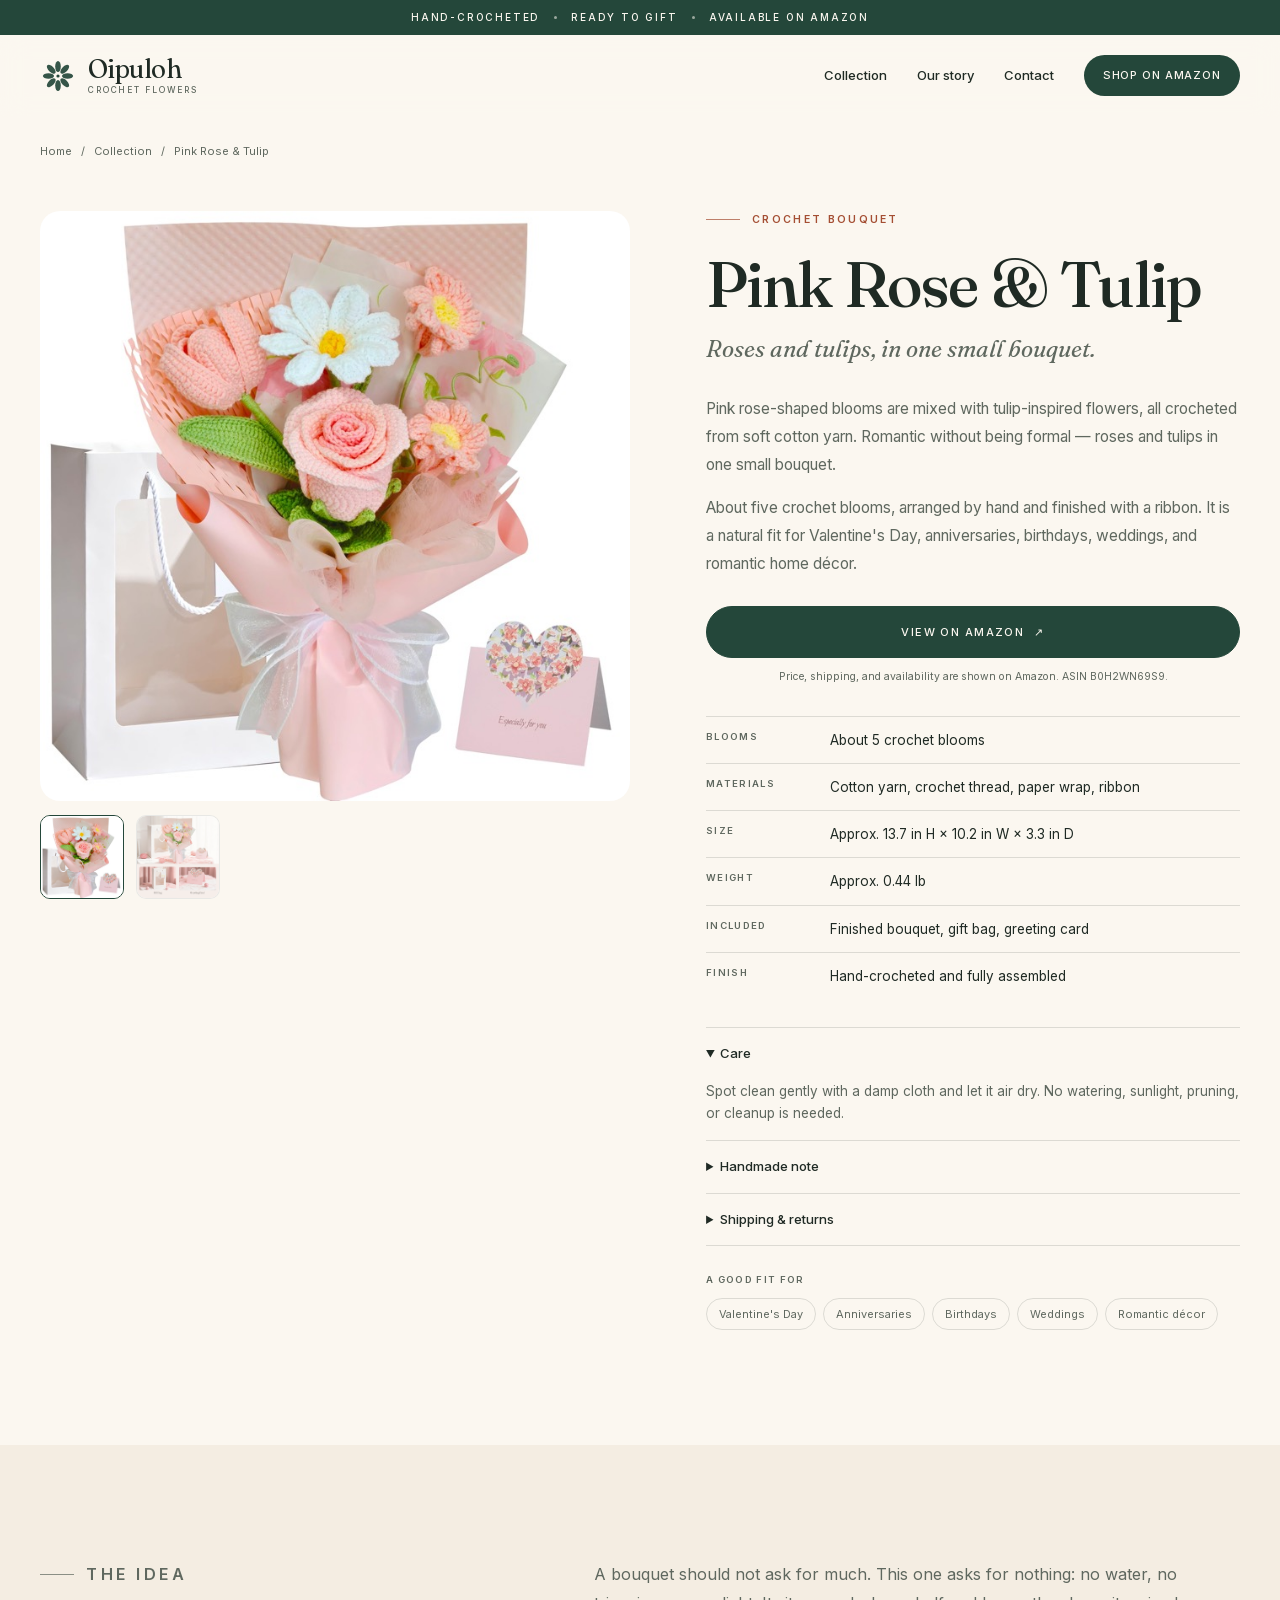
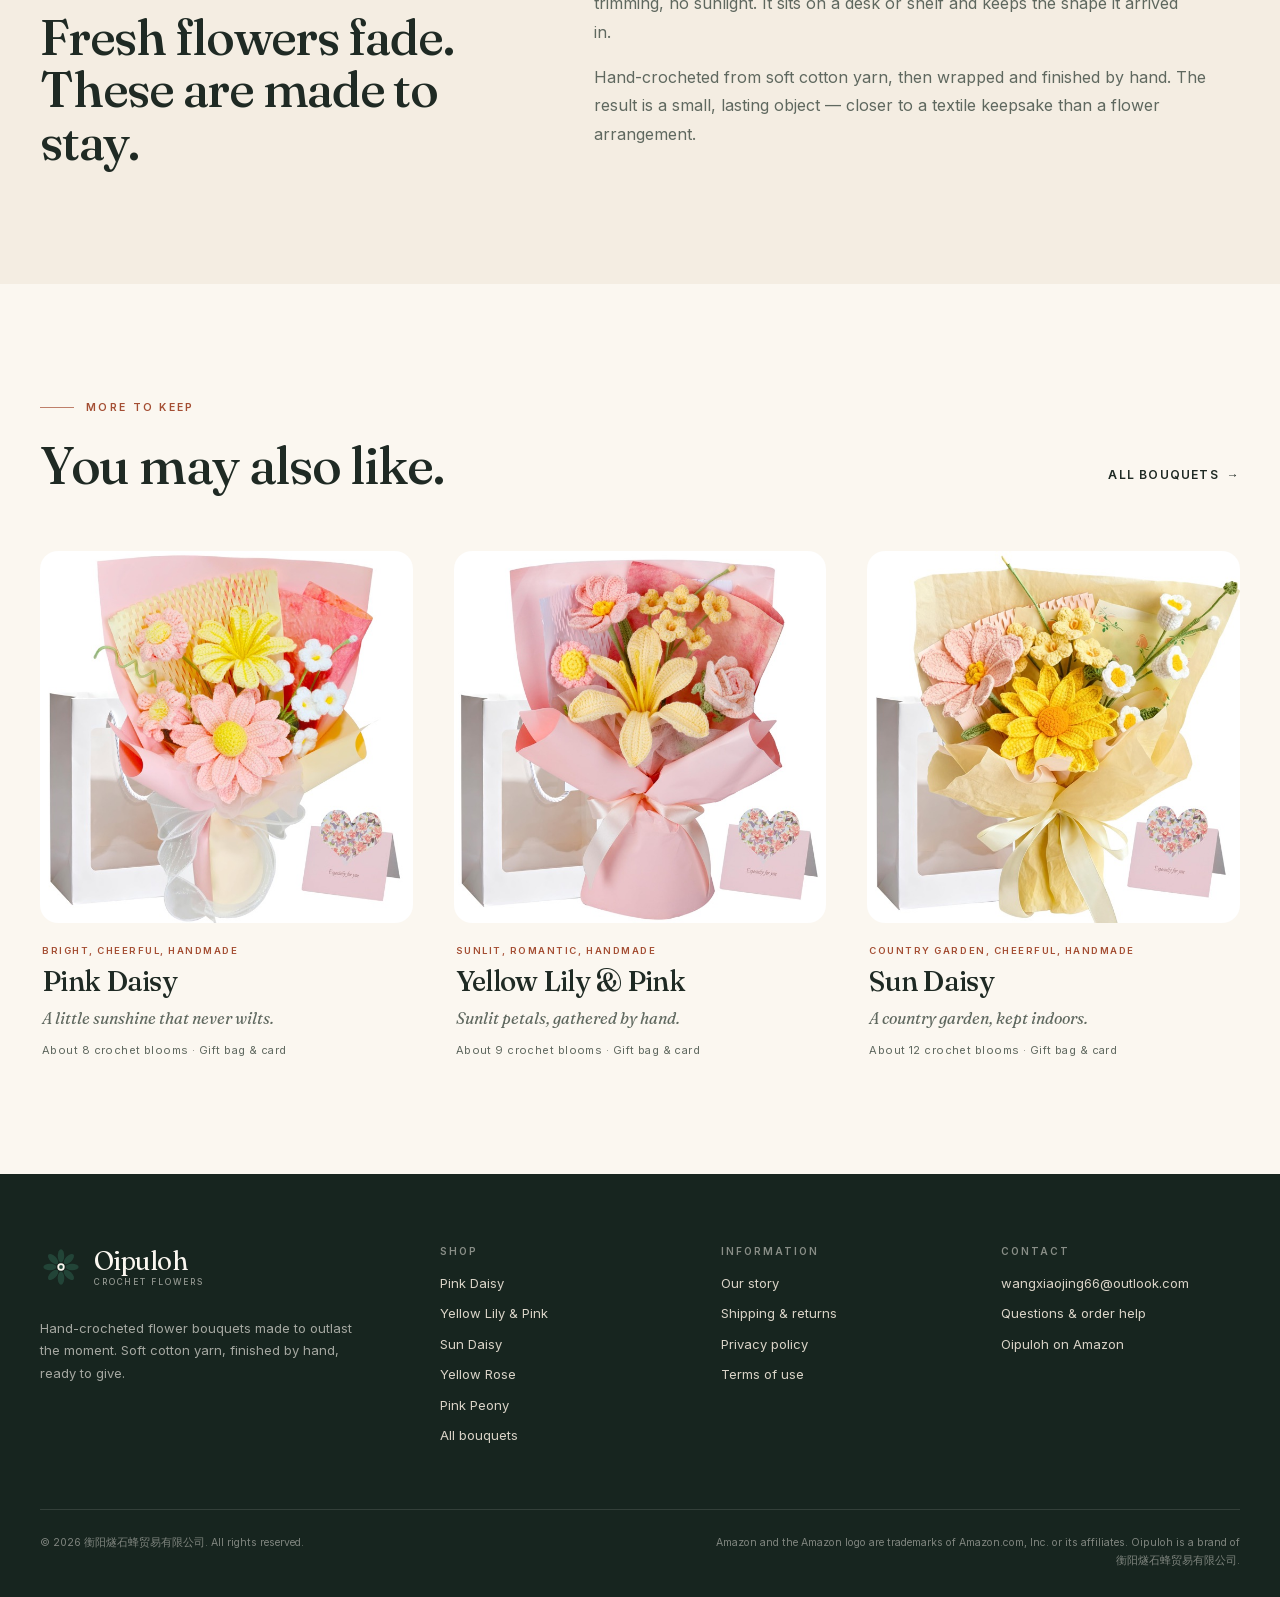
<file: product/pink-rose-tulip.html>
<!doctype html>
<html lang="en">
<head>
  <meta charset="utf-8">
  <meta name="viewport" content="width=device-width, initial-scale=1">
  <title>Oipuloh Pink Rose &amp; Tulip Crochet Flowers Bouquet — Oipuloh</title>
  <meta name="description" content="Roses and tulips, in one small bouquet. Oipuloh Pink Rose &amp; Tulip Crochet Flowers Bouquet — hand-crocheted cotton yarn, gift bag and greeting card included.">
  <link rel="canonical" href="https://oipuloh.pages.dev/product/pink-rose-tulip.html">
  <meta property="og:type" content="product">
  <meta property="og:site_name" content="Oipuloh">
  <meta property="og:title" content="Oipuloh Pink Rose &amp; Tulip Crochet Flowers Bouquet — Oipuloh">
  <meta property="og:description" content="Roses and tulips, in one small bouquet. Oipuloh Pink Rose &amp; Tulip Crochet Flowers Bouquet — hand-crocheted cotton yarn, gift bag and greeting card included.">
  <meta property="og:url" content="https://oipuloh.pages.dev/product/pink-rose-tulip.html">
  <meta property="og:image" content="https://oipuloh.pages.dev/assets/img/tulip-main-1400.jpg">
  <meta name="twitter:card" content="summary_large_image">
  <meta name="theme-color" content="#24473A">
  <link rel="icon" href="../assets/img/favicon.svg" type="image/svg+xml">
  <link rel="stylesheet" href="../assets/css/styles.css">
  <script>
    if (!new URLSearchParams(location.search).has("static")) document.documentElement.classList.add("js");
  </script>
  <script type="application/ld+json">{"@context":"https://schema.org","@type":"Product","name":"Oipuloh Pink Rose & Tulip Crochet Flowers Bouquet","image":["https://oipuloh.pages.dev/assets/img/tulip-main-1400.jpg"],"description":"Pink rose-shaped blooms are mixed with tulip-inspired flowers, all crocheted from soft cotton yarn. Romantic without being formal — roses and tulips in one small bouquet. About five crochet blooms, arranged by hand and finished with a ribbon. It is a natural fit for Valentine's Day, anniversaries, birthdays, weddings, and romantic home décor.","sku":"B0H2WN69S9","brand":{"@type":"Brand","name":"Oipuloh"},"material":"Cotton yarn","category":"Artificial Flowers"}</script>
</head>
<body class="">
  <a class="skip-link" href="#main">Skip to content</a>
  
<div class="announcement">
  <span>Hand-crocheted</span><span class="dot" aria-hidden="true"></span>
  <span>Ready to gift</span><span class="dot" aria-hidden="true"></span>
  <span>Available on Amazon</span>
</div>
<header class="site-header" id="siteHeader">
  <div class="shell header-inner">
    <a class="brand" href="../index.html" aria-label="Oipuloh home">
      <svg class="logo-mark" width="36" height="36" viewBox="0 0 40 40" aria-hidden="true" focusable="false"><g fill="currentColor" opacity=".92"><ellipse cx="20" cy="9.4" rx="3.1" ry="6.2" transform="rotate(0 20 20)"/><ellipse cx="20" cy="9.4" rx="3.1" ry="6.2" transform="rotate(45 20 20)"/><ellipse cx="20" cy="9.4" rx="3.1" ry="6.2" transform="rotate(90 20 20)"/><ellipse cx="20" cy="9.4" rx="3.1" ry="6.2" transform="rotate(135 20 20)"/><ellipse cx="20" cy="9.4" rx="3.1" ry="6.2" transform="rotate(180 20 20)"/><ellipse cx="20" cy="9.4" rx="3.1" ry="6.2" transform="rotate(225 20 20)"/><ellipse cx="20" cy="9.4" rx="3.1" ry="6.2" transform="rotate(270 20 20)"/><ellipse cx="20" cy="9.4" rx="3.1" ry="6.2" transform="rotate(315 20 20)"/></g><circle cx="20" cy="20" r="3.5" fill="var(--paper, #fbf7f0)"/><circle cx="20" cy="20" r="1.8" fill="currentColor"/></svg>
      <span class="brand-type">
        <span class="brand-name">Oipuloh</span>
        <span class="brand-sub">crochet flowers</span>
      </span>
    </a>
    <button class="nav-toggle" type="button" aria-expanded="false" aria-controls="primaryNav">
      <span class="sr-only">Menu</span>
      <span></span><span></span>
    </button>
    <nav class="nav" id="primaryNav" aria-label="Main">
      <a href="../collection.html">Collection</a>
      <a href="../about.html">Our story</a>
      <a href="../contact.html">Contact</a>
      <a class="nav-cta" href="https://www.amazon.com/s?k=Oipuloh" target="_blank" rel="noopener">Shop on Amazon</a>
    </nav>
  </div>
</header>

  <main id="main">

<nav class="breadcrumb shell" aria-label="Breadcrumb">
  <a href="../index.html">Home</a><span aria-hidden="true">/</span>
  <a href="../collection.html">Collection</a><span aria-hidden="true">/</span>
  <span aria-current="page">Pink Rose &amp; Tulip</span>
</nav>

<section class="section section--top-tight">
  <div class="shell product-layout">
    <div class="product-gallery">
      <div class="gallery-main">
        <img id="galleryImage" src="../assets/img/tulip-main-1400.jpg"
             srcset="../assets/img/tulip-main-700.jpg 700w, ../assets/img/tulip-main-1400.jpg 1400w"
             sizes="(max-width: 900px) 92vw, 52vw" width="1400" height="1400"
             alt="Oipuloh Pink Rose and Tulip crochet flower bouquet" fetchpriority="high" decoding="async">
      </div>
      <div class="gallery-thumbs" role="group" aria-label="Product images">
        <button type="button" class="thumb is-active" data-src="../assets/img/tulip-main-1400.jpg"
                data-srcset="../assets/img/tulip-main-700.jpg 700w, ../assets/img/tulip-main-1400.jpg 1400w"
                aria-label="View bouquet photo" aria-pressed="true">
          <img src="../assets/img/tulip-main-700.jpg" width="700" height="700" alt="" loading="lazy">
        </button>
        <button type="button" class="thumb" data-src="../assets/img/tulip-alt-1400.jpg"
                data-srcset="../assets/img/tulip-alt-700.jpg 700w, ../assets/img/tulip-alt-1400.jpg 1400w"
                aria-label="View gift bag and card photo" aria-pressed="false">
          <img src="../assets/img/tulip-alt-700.jpg" width="700" height="700" alt="" loading="lazy">
        </button>
      </div>
    </div>

    <div class="product-info">
      <p class="eyebrow"><span class="rule" aria-hidden="true"></span>Crochet bouquet</p>
      <h1>Pink Rose &amp; Tulip</h1>
      <p class="product-tagline product-tagline--large">Roses and tulips, in one small bouquet.</p>
      <div class="product-description">
        <p>Pink rose-shaped blooms are mixed with tulip-inspired flowers, all crocheted from soft cotton yarn. Romantic without being formal — roses and tulips in one small bouquet.</p><p>About five crochet blooms, arranged by hand and finished with a ribbon. It is a natural fit for Valentine&#x27;s Day, anniversaries, birthdays, weddings, and romantic home décor.</p>
      </div>
      <a class="button button--wide" href="https://www.amazon.com/dp/B0H2WN69S9" target="_blank" rel="noopener">View on Amazon <span aria-hidden="true">↗</span></a>
      <p class="fine-print">Price, shipping, and availability are shown on Amazon. ASIN B0H2WN69S9.</p>

      <dl class="detail-list">
        <div><dt>Blooms</dt><dd>About 5 crochet blooms</dd></div><div><dt>Materials</dt><dd>Cotton yarn, crochet thread, paper wrap, ribbon</dd></div><div><dt>Size</dt><dd>Approx. 13.7 in H × 10.2 in W × 3.3 in D</dd></div><div><dt>Weight</dt><dd>Approx. 0.44 lb</dd></div><div><dt>Included</dt><dd>Finished bouquet, gift bag, greeting card</dd></div><div><dt>Finish</dt><dd>Hand-crocheted and fully assembled</dd></div>
      </dl>

      <div class="product-accordions">
        <details open>
          <summary>Care</summary>
          <p>Spot clean gently with a damp cloth and let it air dry. No watering, sunlight, pruning, or cleanup is needed.</p>
        </details>
        <details>
          <summary>Handmade note</summary>
          <p>Each bouquet is handmade. Stitch detail, flower shape, and color may vary slightly from the photos.</p>
        </details>
        <details>
          <summary>Shipping &amp; returns</summary>
          <p>Orders are completed on Amazon.com. Shipping options and returns are handled under Amazon's policies. <a href="../shipping.html">Read more</a>.</p>
        </details>
      </div>

      <div class="occasion-tags">
        <span class="occasion-tags-title">A good fit for</span>
        <ul><li>Valentine&#x27;s Day</li><li>Anniversaries</li><li>Birthdays</li><li>Weddings</li><li>Romantic décor</li></ul>
      </div>
    </div>
  </div>
</section>

<section class="section section--tint">
  <div class="shell product-story">
    <div class="reveal">
      <p class="eyebrow"><span class="rule" aria-hidden="true"></span>The idea</p>
      <h2>Fresh flowers fade. These are made to stay.</h2>
    </div>
    <div class="reveal">
      <p class="lede-sm">A bouquet should not ask for much. This one asks for nothing: no water, no trimming, no sunlight. It sits on a desk or shelf and keeps the shape it arrived in.</p>
      <p>Hand-crocheted from soft cotton yarn, then wrapped and finished by hand. The result is a small, lasting object — closer to a textile keepsake than a flower arrangement.</p>
    </div>
  </div>
</section>

<section class="section">
  <div class="shell">
    <div class="section-head reveal">
      <div>
        <p class="eyebrow"><span class="rule" aria-hidden="true"></span>More to keep</p>
        <h2>You may also like.</h2>
      </div>
      <a class="text-link" href="../collection.html">All bouquets <span aria-hidden="true">→</span></a>
    </div>
    <div class="product-grid product-grid--three">
      
<article class="product-card reveal">
  <a class="product-media" href="../product/pink-daisy.html" aria-label="Pink Daisy bouquet">
    <img src="../assets/img/daisy-main-700.jpg" srcset="../assets/img/daisy-main-700.jpg 700w, ../assets/img/daisy-main-1400.jpg 1400w" sizes="(max-width: 640px) 88vw, (max-width: 1100px) 44vw, 30vw" width="1400" height="1400" alt="Oipuloh Pink Daisy crochet flower bouquet with a gift bag and greeting card" loading="eager" decoding="async">
  </a>
  <div class="product-card-body">
    <p class="product-kicker">Bright, cheerful, handmade</p>
    <h3><a href="../product/pink-daisy.html">Pink Daisy</a></h3>
    <p class="product-tagline">A little sunshine that never wilts.</p>
    <p class="product-meta">About 8 crochet blooms <span aria-hidden="true">·</span> Gift bag &amp; card</p>
  </div>
</article>

<article class="product-card reveal">
  <a class="product-media" href="../product/yellow-lily-pink.html" aria-label="Yellow Lily &amp; Pink bouquet">
    <img src="../assets/img/lily-main-700.jpg" srcset="../assets/img/lily-main-700.jpg 700w, ../assets/img/lily-main-1400.jpg 1400w" sizes="(max-width: 640px) 88vw, (max-width: 1100px) 44vw, 30vw" width="1400" height="1400" alt="Oipuloh Yellow Lily and Pink crochet flower bouquet with gift bag and card" loading="eager" decoding="async">
  </a>
  <div class="product-card-body">
    <p class="product-kicker">Sunlit, romantic, handmade</p>
    <h3><a href="../product/yellow-lily-pink.html">Yellow Lily &amp; Pink</a></h3>
    <p class="product-tagline">Sunlit petals, gathered by hand.</p>
    <p class="product-meta">About 9 crochet blooms <span aria-hidden="true">·</span> Gift bag &amp; card</p>
  </div>
</article>

<article class="product-card reveal">
  <a class="product-media" href="../product/sun-daisy.html" aria-label="Sun Daisy bouquet">
    <img src="../assets/img/sundaisy-main-700.jpg" srcset="../assets/img/sundaisy-main-700.jpg 700w, ../assets/img/sundaisy-main-1400.jpg 1400w" sizes="(max-width: 640px) 88vw, (max-width: 1100px) 44vw, 30vw" width="1400" height="1400" alt="Oipuloh Sun Daisy crochet flower bouquet with white bellflowers" loading="eager" decoding="async">
  </a>
  <div class="product-card-body">
    <p class="product-kicker">Country garden, cheerful, handmade</p>
    <h3><a href="../product/sun-daisy.html">Sun Daisy</a></h3>
    <p class="product-tagline">A country garden, kept indoors.</p>
    <p class="product-meta">About 12 crochet blooms <span aria-hidden="true">·</span> Gift bag &amp; card</p>
  </div>
</article>

    </div>
  </div>
</section>

  </main>
  
<footer class="site-footer">
  <div class="shell footer-grid">
    <div class="footer-brand">
      <a class="brand brand--footer" href="../index.html" aria-label="Oipuloh home">
        <svg class="logo-mark" width="42" height="42" viewBox="0 0 40 40" aria-hidden="true" focusable="false"><g fill="currentColor" opacity=".92"><ellipse cx="20" cy="9.4" rx="3.1" ry="6.2" transform="rotate(0 20 20)"/><ellipse cx="20" cy="9.4" rx="3.1" ry="6.2" transform="rotate(45 20 20)"/><ellipse cx="20" cy="9.4" rx="3.1" ry="6.2" transform="rotate(90 20 20)"/><ellipse cx="20" cy="9.4" rx="3.1" ry="6.2" transform="rotate(135 20 20)"/><ellipse cx="20" cy="9.4" rx="3.1" ry="6.2" transform="rotate(180 20 20)"/><ellipse cx="20" cy="9.4" rx="3.1" ry="6.2" transform="rotate(225 20 20)"/><ellipse cx="20" cy="9.4" rx="3.1" ry="6.2" transform="rotate(270 20 20)"/><ellipse cx="20" cy="9.4" rx="3.1" ry="6.2" transform="rotate(315 20 20)"/></g><circle cx="20" cy="20" r="3.5" fill="var(--paper, #fbf7f0)"/><circle cx="20" cy="20" r="1.8" fill="currentColor"/></svg>
        <span class="brand-type">
          <span class="brand-name">Oipuloh</span>
          <span class="brand-sub">crochet flowers</span>
        </span>
      </a>
      <p>Hand-crocheted flower bouquets made to outlast the moment. Soft cotton yarn, finished by hand, ready to give.</p>
    </div>
    <div>
      <h2 class="footer-title">Shop</h2>
      <ul class="footer-list">
        <li><a href="../product/pink-daisy.html">Pink Daisy</a></li><li><a href="../product/yellow-lily-pink.html">Yellow Lily &amp; Pink</a></li><li><a href="../product/sun-daisy.html">Sun Daisy</a></li><li><a href="../product/yellow-rose.html">Yellow Rose</a></li><li><a href="../product/pink-peony.html">Pink Peony</a></li>
        <li><a href="../collection.html">All bouquets</a></li>
      </ul>
    </div>
    <div>
      <h2 class="footer-title">Information</h2>
      <ul class="footer-list">
        <li><a href="../about.html">Our story</a></li>
        <li><a href="../shipping.html">Shipping &amp; returns</a></li>
        <li><a href="../privacy.html">Privacy policy</a></li>
        <li><a href="../terms.html">Terms of use</a></li>
      </ul>
    </div>
    <div>
      <h2 class="footer-title">Contact</h2>
      <ul class="footer-list">
        <li><a href="mailto:wangxiaojing66@outlook.com">wangxiaojing66@outlook.com</a></li>
        <li><a href="../contact.html">Questions &amp; order help</a></li>
        <li><a href="https://www.amazon.com/s?k=Oipuloh" target="_blank" rel="noopener">Oipuloh on Amazon</a></li>
      </ul>
    </div>
  </div>
  <div class="shell footer-bottom">
    <p>&copy; 2026 衡阳燧石蜂贸易有限公司. All rights reserved.</p>
    <p class="fine">Amazon and the Amazon logo are trademarks of Amazon.com, Inc. or its affiliates. Oipuloh is a brand of <span class="nowrap">衡阳燧石蜂贸易有限公司</span>.</p>
  </div>
</footer>

  <script src="../assets/js/site.js" defer></script>
</body>
</html>
</file>
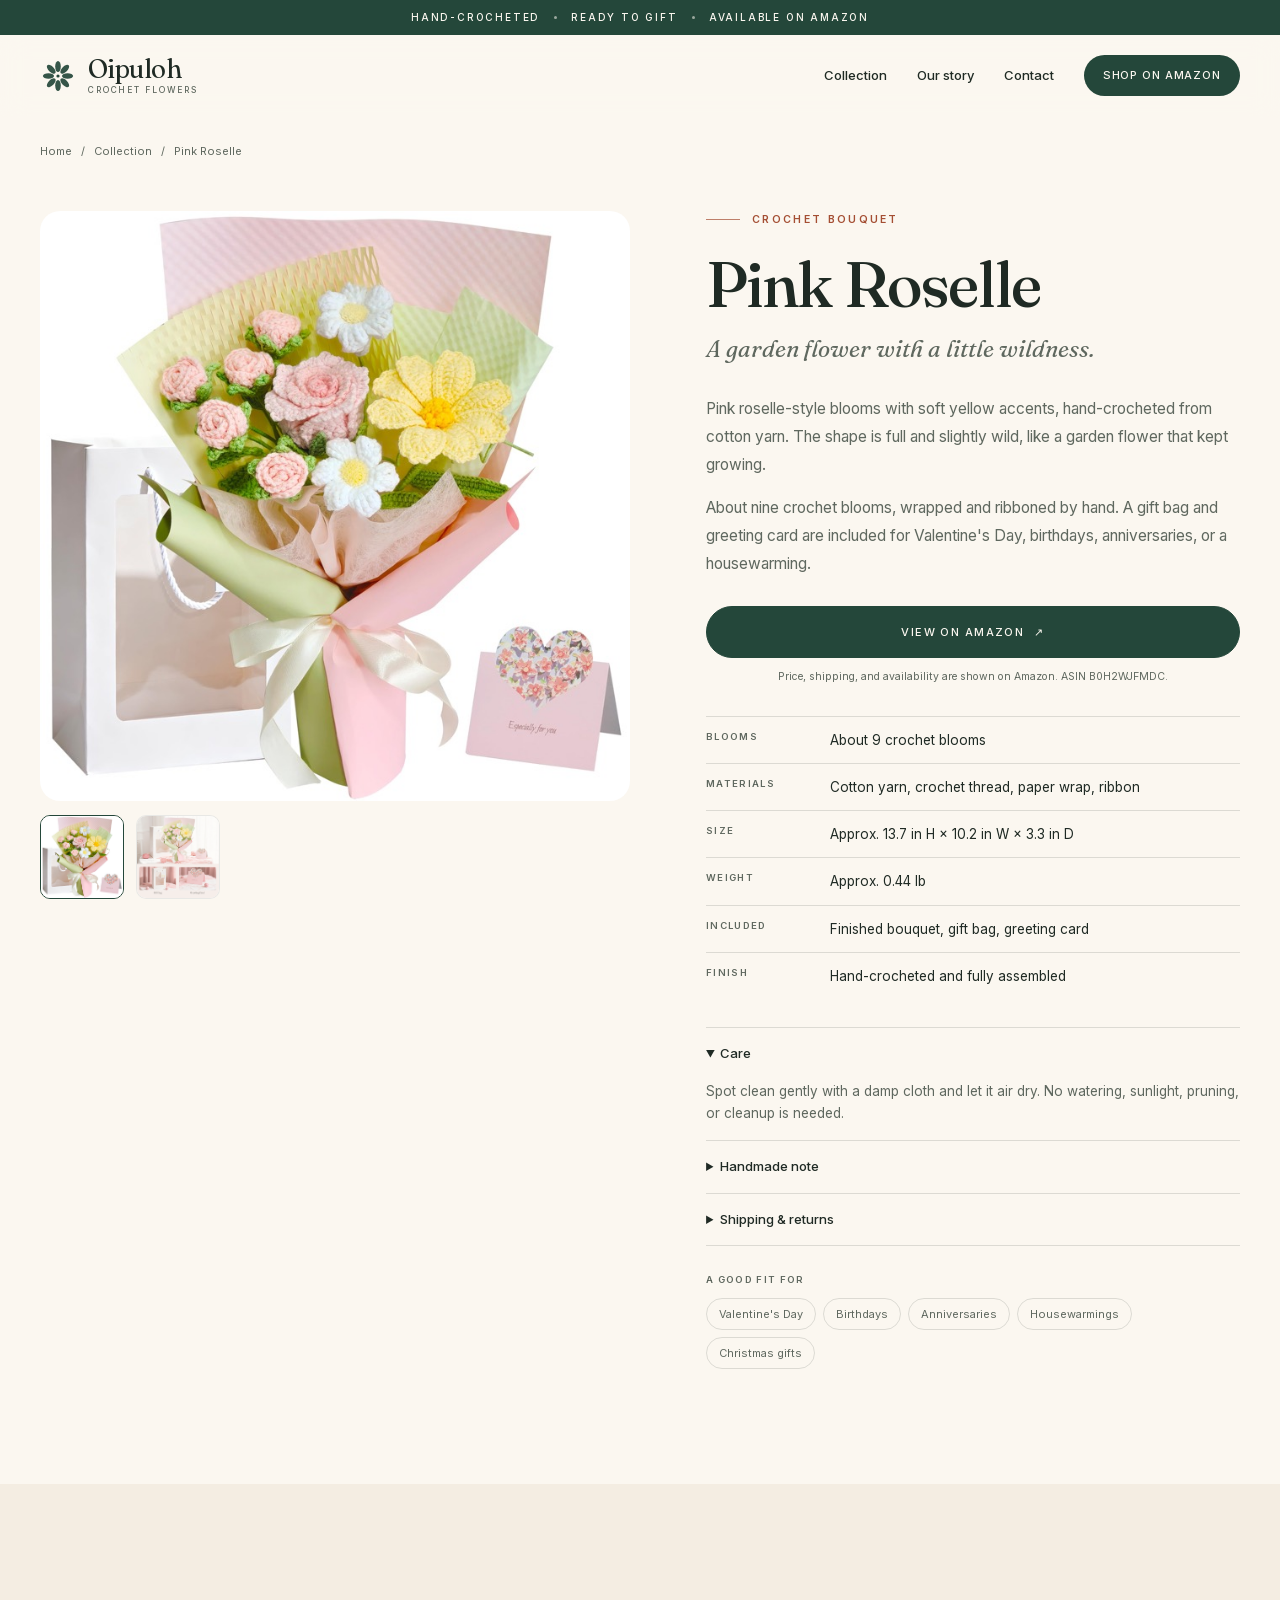
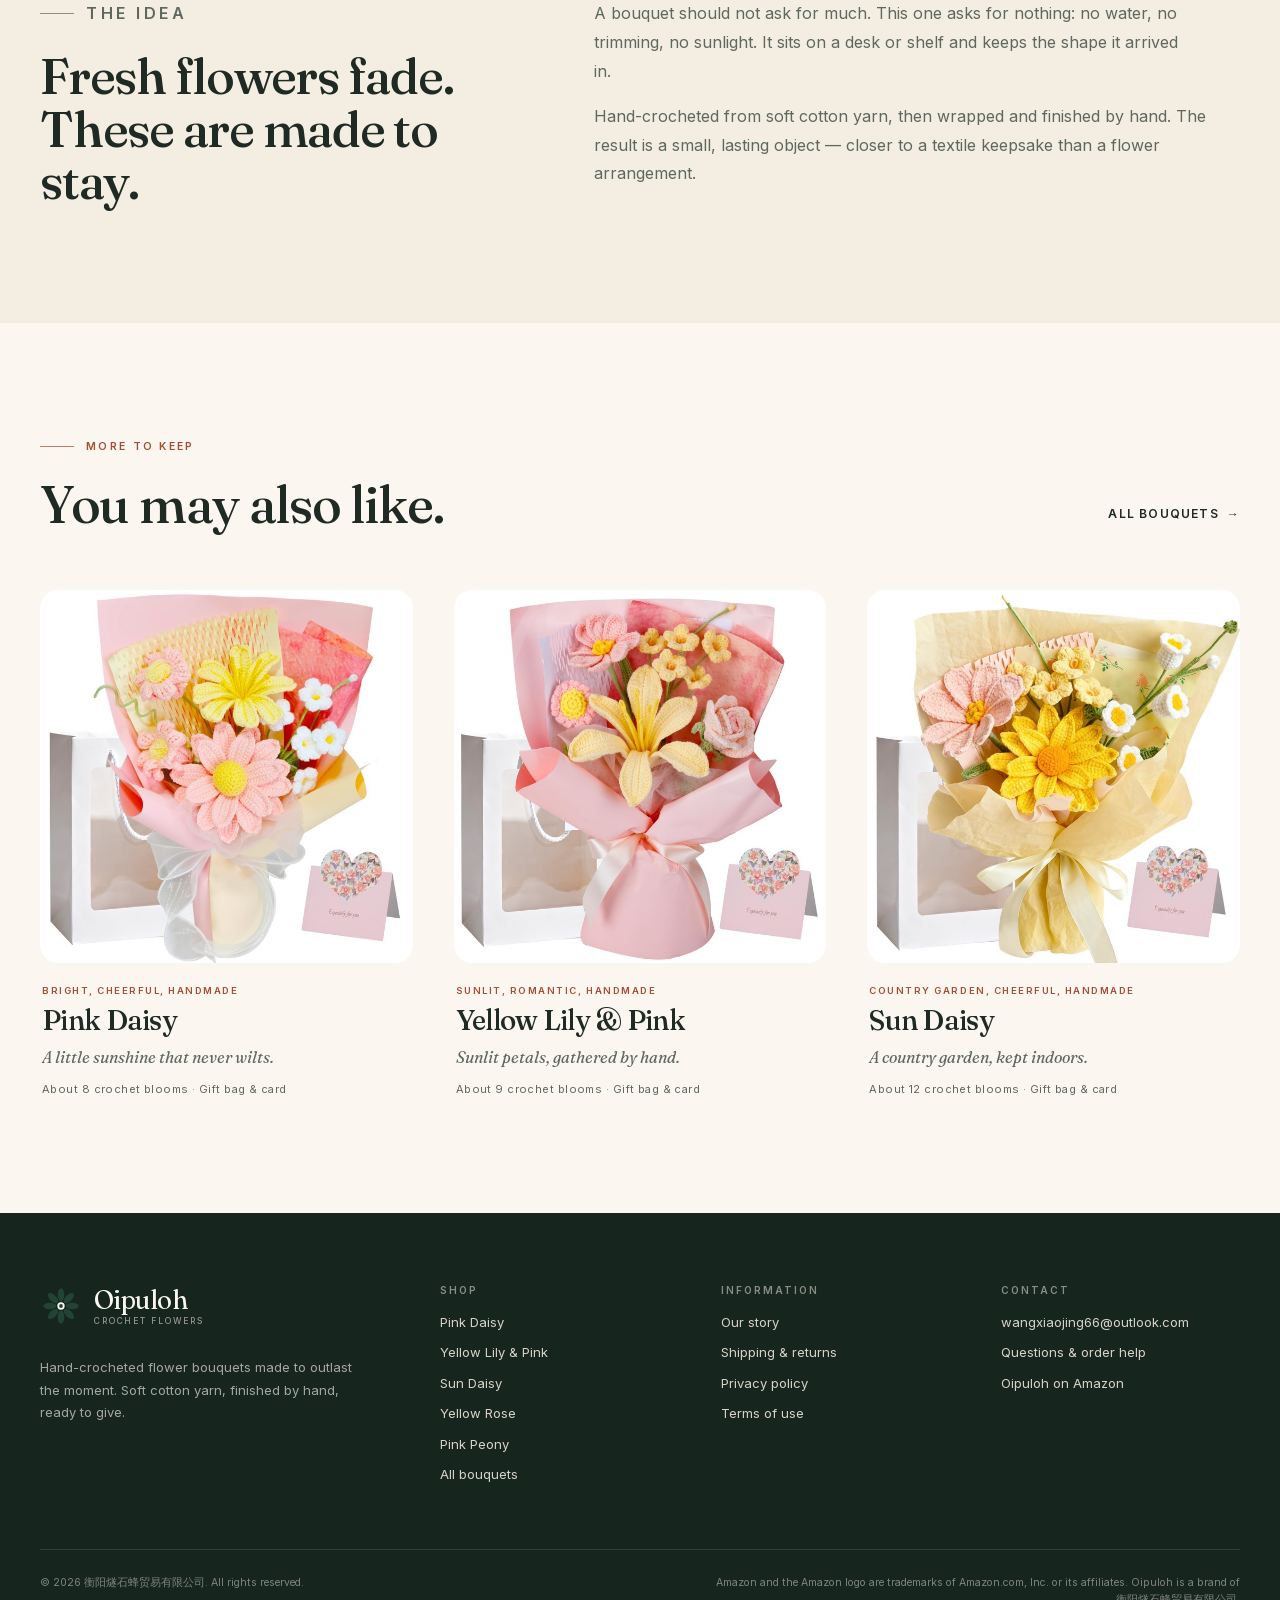
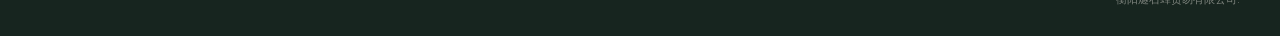
<file: product/pink-roselle.html>
<!doctype html>
<html lang="en">
<head>
  <meta charset="utf-8">
  <meta name="viewport" content="width=device-width, initial-scale=1">
  <title>Oipuloh Pink Roselle Crochet Flowers Bouquet — Oipuloh</title>
  <meta name="description" content="A garden flower with a little wildness. Oipuloh Pink Roselle Crochet Flowers Bouquet — hand-crocheted cotton yarn, gift bag and greeting card included.">
  <link rel="canonical" href="https://oipuloh.pages.dev/product/pink-roselle.html">
  <meta property="og:type" content="product">
  <meta property="og:site_name" content="Oipuloh">
  <meta property="og:title" content="Oipuloh Pink Roselle Crochet Flowers Bouquet — Oipuloh">
  <meta property="og:description" content="A garden flower with a little wildness. Oipuloh Pink Roselle Crochet Flowers Bouquet — hand-crocheted cotton yarn, gift bag and greeting card included.">
  <meta property="og:url" content="https://oipuloh.pages.dev/product/pink-roselle.html">
  <meta property="og:image" content="https://oipuloh.pages.dev/assets/img/roselle-main-1400.jpg">
  <meta name="twitter:card" content="summary_large_image">
  <meta name="theme-color" content="#24473A">
  <link rel="icon" href="../assets/img/favicon.svg" type="image/svg+xml">
  <link rel="stylesheet" href="../assets/css/styles.css">
  <script>
    if (!new URLSearchParams(location.search).has("static")) document.documentElement.classList.add("js");
  </script>
  <script type="application/ld+json">{"@context":"https://schema.org","@type":"Product","name":"Oipuloh Pink Roselle Crochet Flowers Bouquet","image":["https://oipuloh.pages.dev/assets/img/roselle-main-1400.jpg"],"description":"Pink roselle-style blooms with soft yellow accents, hand-crocheted from cotton yarn. The shape is full and slightly wild, like a garden flower that kept growing. About nine crochet blooms, wrapped and ribboned by hand. A gift bag and greeting card are included for Valentine's Day, birthdays, anniversaries, or a housewarming.","sku":"B0H2WJFMDC","brand":{"@type":"Brand","name":"Oipuloh"},"material":"Cotton yarn","category":"Artificial Flowers"}</script>
</head>
<body class="">
  <a class="skip-link" href="#main">Skip to content</a>
  
<div class="announcement">
  <span>Hand-crocheted</span><span class="dot" aria-hidden="true"></span>
  <span>Ready to gift</span><span class="dot" aria-hidden="true"></span>
  <span>Available on Amazon</span>
</div>
<header class="site-header" id="siteHeader">
  <div class="shell header-inner">
    <a class="brand" href="../index.html" aria-label="Oipuloh home">
      <svg class="logo-mark" width="36" height="36" viewBox="0 0 40 40" aria-hidden="true" focusable="false"><g fill="currentColor" opacity=".92"><ellipse cx="20" cy="9.4" rx="3.1" ry="6.2" transform="rotate(0 20 20)"/><ellipse cx="20" cy="9.4" rx="3.1" ry="6.2" transform="rotate(45 20 20)"/><ellipse cx="20" cy="9.4" rx="3.1" ry="6.2" transform="rotate(90 20 20)"/><ellipse cx="20" cy="9.4" rx="3.1" ry="6.2" transform="rotate(135 20 20)"/><ellipse cx="20" cy="9.4" rx="3.1" ry="6.2" transform="rotate(180 20 20)"/><ellipse cx="20" cy="9.4" rx="3.1" ry="6.2" transform="rotate(225 20 20)"/><ellipse cx="20" cy="9.4" rx="3.1" ry="6.2" transform="rotate(270 20 20)"/><ellipse cx="20" cy="9.4" rx="3.1" ry="6.2" transform="rotate(315 20 20)"/></g><circle cx="20" cy="20" r="3.5" fill="var(--paper, #fbf7f0)"/><circle cx="20" cy="20" r="1.8" fill="currentColor"/></svg>
      <span class="brand-type">
        <span class="brand-name">Oipuloh</span>
        <span class="brand-sub">crochet flowers</span>
      </span>
    </a>
    <button class="nav-toggle" type="button" aria-expanded="false" aria-controls="primaryNav">
      <span class="sr-only">Menu</span>
      <span></span><span></span>
    </button>
    <nav class="nav" id="primaryNav" aria-label="Main">
      <a href="../collection.html">Collection</a>
      <a href="../about.html">Our story</a>
      <a href="../contact.html">Contact</a>
      <a class="nav-cta" href="https://www.amazon.com/s?k=Oipuloh" target="_blank" rel="noopener">Shop on Amazon</a>
    </nav>
  </div>
</header>

  <main id="main">

<nav class="breadcrumb shell" aria-label="Breadcrumb">
  <a href="../index.html">Home</a><span aria-hidden="true">/</span>
  <a href="../collection.html">Collection</a><span aria-hidden="true">/</span>
  <span aria-current="page">Pink Roselle</span>
</nav>

<section class="section section--top-tight">
  <div class="shell product-layout">
    <div class="product-gallery">
      <div class="gallery-main">
        <img id="galleryImage" src="../assets/img/roselle-main-1400.jpg"
             srcset="../assets/img/roselle-main-700.jpg 700w, ../assets/img/roselle-main-1400.jpg 1400w"
             sizes="(max-width: 900px) 92vw, 52vw" width="1400" height="1400"
             alt="Oipuloh Pink Roselle crochet flower bouquet with soft yellow accents" fetchpriority="high" decoding="async">
      </div>
      <div class="gallery-thumbs" role="group" aria-label="Product images">
        <button type="button" class="thumb is-active" data-src="../assets/img/roselle-main-1400.jpg"
                data-srcset="../assets/img/roselle-main-700.jpg 700w, ../assets/img/roselle-main-1400.jpg 1400w"
                aria-label="View bouquet photo" aria-pressed="true">
          <img src="../assets/img/roselle-main-700.jpg" width="700" height="700" alt="" loading="lazy">
        </button>
        <button type="button" class="thumb" data-src="../assets/img/roselle-alt-1400.jpg"
                data-srcset="../assets/img/roselle-alt-700.jpg 700w, ../assets/img/roselle-alt-1400.jpg 1400w"
                aria-label="View gift bag and card photo" aria-pressed="false">
          <img src="../assets/img/roselle-alt-700.jpg" width="700" height="700" alt="" loading="lazy">
        </button>
      </div>
    </div>

    <div class="product-info">
      <p class="eyebrow"><span class="rule" aria-hidden="true"></span>Crochet bouquet</p>
      <h1>Pink Roselle</h1>
      <p class="product-tagline product-tagline--large">A garden flower with a little wildness.</p>
      <div class="product-description">
        <p>Pink roselle-style blooms with soft yellow accents, hand-crocheted from cotton yarn. The shape is full and slightly wild, like a garden flower that kept growing.</p><p>About nine crochet blooms, wrapped and ribboned by hand. A gift bag and greeting card are included for Valentine&#x27;s Day, birthdays, anniversaries, or a housewarming.</p>
      </div>
      <a class="button button--wide" href="https://www.amazon.com/dp/B0H2WJFMDC" target="_blank" rel="noopener">View on Amazon <span aria-hidden="true">↗</span></a>
      <p class="fine-print">Price, shipping, and availability are shown on Amazon. ASIN B0H2WJFMDC.</p>

      <dl class="detail-list">
        <div><dt>Blooms</dt><dd>About 9 crochet blooms</dd></div><div><dt>Materials</dt><dd>Cotton yarn, crochet thread, paper wrap, ribbon</dd></div><div><dt>Size</dt><dd>Approx. 13.7 in H × 10.2 in W × 3.3 in D</dd></div><div><dt>Weight</dt><dd>Approx. 0.44 lb</dd></div><div><dt>Included</dt><dd>Finished bouquet, gift bag, greeting card</dd></div><div><dt>Finish</dt><dd>Hand-crocheted and fully assembled</dd></div>
      </dl>

      <div class="product-accordions">
        <details open>
          <summary>Care</summary>
          <p>Spot clean gently with a damp cloth and let it air dry. No watering, sunlight, pruning, or cleanup is needed.</p>
        </details>
        <details>
          <summary>Handmade note</summary>
          <p>Each bouquet is handmade. Stitch detail, flower shape, and color may vary slightly from the photos.</p>
        </details>
        <details>
          <summary>Shipping &amp; returns</summary>
          <p>Orders are completed on Amazon.com. Shipping options and returns are handled under Amazon's policies. <a href="../shipping.html">Read more</a>.</p>
        </details>
      </div>

      <div class="occasion-tags">
        <span class="occasion-tags-title">A good fit for</span>
        <ul><li>Valentine&#x27;s Day</li><li>Birthdays</li><li>Anniversaries</li><li>Housewarmings</li><li>Christmas gifts</li></ul>
      </div>
    </div>
  </div>
</section>

<section class="section section--tint">
  <div class="shell product-story">
    <div class="reveal">
      <p class="eyebrow"><span class="rule" aria-hidden="true"></span>The idea</p>
      <h2>Fresh flowers fade. These are made to stay.</h2>
    </div>
    <div class="reveal">
      <p class="lede-sm">A bouquet should not ask for much. This one asks for nothing: no water, no trimming, no sunlight. It sits on a desk or shelf and keeps the shape it arrived in.</p>
      <p>Hand-crocheted from soft cotton yarn, then wrapped and finished by hand. The result is a small, lasting object — closer to a textile keepsake than a flower arrangement.</p>
    </div>
  </div>
</section>

<section class="section">
  <div class="shell">
    <div class="section-head reveal">
      <div>
        <p class="eyebrow"><span class="rule" aria-hidden="true"></span>More to keep</p>
        <h2>You may also like.</h2>
      </div>
      <a class="text-link" href="../collection.html">All bouquets <span aria-hidden="true">→</span></a>
    </div>
    <div class="product-grid product-grid--three">
      
<article class="product-card reveal">
  <a class="product-media" href="../product/pink-daisy.html" aria-label="Pink Daisy bouquet">
    <img src="../assets/img/daisy-main-700.jpg" srcset="../assets/img/daisy-main-700.jpg 700w, ../assets/img/daisy-main-1400.jpg 1400w" sizes="(max-width: 640px) 88vw, (max-width: 1100px) 44vw, 30vw" width="1400" height="1400" alt="Oipuloh Pink Daisy crochet flower bouquet with a gift bag and greeting card" loading="eager" decoding="async">
  </a>
  <div class="product-card-body">
    <p class="product-kicker">Bright, cheerful, handmade</p>
    <h3><a href="../product/pink-daisy.html">Pink Daisy</a></h3>
    <p class="product-tagline">A little sunshine that never wilts.</p>
    <p class="product-meta">About 8 crochet blooms <span aria-hidden="true">·</span> Gift bag &amp; card</p>
  </div>
</article>

<article class="product-card reveal">
  <a class="product-media" href="../product/yellow-lily-pink.html" aria-label="Yellow Lily &amp; Pink bouquet">
    <img src="../assets/img/lily-main-700.jpg" srcset="../assets/img/lily-main-700.jpg 700w, ../assets/img/lily-main-1400.jpg 1400w" sizes="(max-width: 640px) 88vw, (max-width: 1100px) 44vw, 30vw" width="1400" height="1400" alt="Oipuloh Yellow Lily and Pink crochet flower bouquet with gift bag and card" loading="eager" decoding="async">
  </a>
  <div class="product-card-body">
    <p class="product-kicker">Sunlit, romantic, handmade</p>
    <h3><a href="../product/yellow-lily-pink.html">Yellow Lily &amp; Pink</a></h3>
    <p class="product-tagline">Sunlit petals, gathered by hand.</p>
    <p class="product-meta">About 9 crochet blooms <span aria-hidden="true">·</span> Gift bag &amp; card</p>
  </div>
</article>

<article class="product-card reveal">
  <a class="product-media" href="../product/sun-daisy.html" aria-label="Sun Daisy bouquet">
    <img src="../assets/img/sundaisy-main-700.jpg" srcset="../assets/img/sundaisy-main-700.jpg 700w, ../assets/img/sundaisy-main-1400.jpg 1400w" sizes="(max-width: 640px) 88vw, (max-width: 1100px) 44vw, 30vw" width="1400" height="1400" alt="Oipuloh Sun Daisy crochet flower bouquet with white bellflowers" loading="eager" decoding="async">
  </a>
  <div class="product-card-body">
    <p class="product-kicker">Country garden, cheerful, handmade</p>
    <h3><a href="../product/sun-daisy.html">Sun Daisy</a></h3>
    <p class="product-tagline">A country garden, kept indoors.</p>
    <p class="product-meta">About 12 crochet blooms <span aria-hidden="true">·</span> Gift bag &amp; card</p>
  </div>
</article>

    </div>
  </div>
</section>

  </main>
  
<footer class="site-footer">
  <div class="shell footer-grid">
    <div class="footer-brand">
      <a class="brand brand--footer" href="../index.html" aria-label="Oipuloh home">
        <svg class="logo-mark" width="42" height="42" viewBox="0 0 40 40" aria-hidden="true" focusable="false"><g fill="currentColor" opacity=".92"><ellipse cx="20" cy="9.4" rx="3.1" ry="6.2" transform="rotate(0 20 20)"/><ellipse cx="20" cy="9.4" rx="3.1" ry="6.2" transform="rotate(45 20 20)"/><ellipse cx="20" cy="9.4" rx="3.1" ry="6.2" transform="rotate(90 20 20)"/><ellipse cx="20" cy="9.4" rx="3.1" ry="6.2" transform="rotate(135 20 20)"/><ellipse cx="20" cy="9.4" rx="3.1" ry="6.2" transform="rotate(180 20 20)"/><ellipse cx="20" cy="9.4" rx="3.1" ry="6.2" transform="rotate(225 20 20)"/><ellipse cx="20" cy="9.4" rx="3.1" ry="6.2" transform="rotate(270 20 20)"/><ellipse cx="20" cy="9.4" rx="3.1" ry="6.2" transform="rotate(315 20 20)"/></g><circle cx="20" cy="20" r="3.5" fill="var(--paper, #fbf7f0)"/><circle cx="20" cy="20" r="1.8" fill="currentColor"/></svg>
        <span class="brand-type">
          <span class="brand-name">Oipuloh</span>
          <span class="brand-sub">crochet flowers</span>
        </span>
      </a>
      <p>Hand-crocheted flower bouquets made to outlast the moment. Soft cotton yarn, finished by hand, ready to give.</p>
    </div>
    <div>
      <h2 class="footer-title">Shop</h2>
      <ul class="footer-list">
        <li><a href="../product/pink-daisy.html">Pink Daisy</a></li><li><a href="../product/yellow-lily-pink.html">Yellow Lily &amp; Pink</a></li><li><a href="../product/sun-daisy.html">Sun Daisy</a></li><li><a href="../product/yellow-rose.html">Yellow Rose</a></li><li><a href="../product/pink-peony.html">Pink Peony</a></li>
        <li><a href="../collection.html">All bouquets</a></li>
      </ul>
    </div>
    <div>
      <h2 class="footer-title">Information</h2>
      <ul class="footer-list">
        <li><a href="../about.html">Our story</a></li>
        <li><a href="../shipping.html">Shipping &amp; returns</a></li>
        <li><a href="../privacy.html">Privacy policy</a></li>
        <li><a href="../terms.html">Terms of use</a></li>
      </ul>
    </div>
    <div>
      <h2 class="footer-title">Contact</h2>
      <ul class="footer-list">
        <li><a href="mailto:wangxiaojing66@outlook.com">wangxiaojing66@outlook.com</a></li>
        <li><a href="../contact.html">Questions &amp; order help</a></li>
        <li><a href="https://www.amazon.com/s?k=Oipuloh" target="_blank" rel="noopener">Oipuloh on Amazon</a></li>
      </ul>
    </div>
  </div>
  <div class="shell footer-bottom">
    <p>&copy; 2026 衡阳燧石蜂贸易有限公司. All rights reserved.</p>
    <p class="fine">Amazon and the Amazon logo are trademarks of Amazon.com, Inc. or its affiliates. Oipuloh is a brand of <span class="nowrap">衡阳燧石蜂贸易有限公司</span>.</p>
  </div>
</footer>

  <script src="../assets/js/site.js" defer></script>
</body>
</html>
</file>
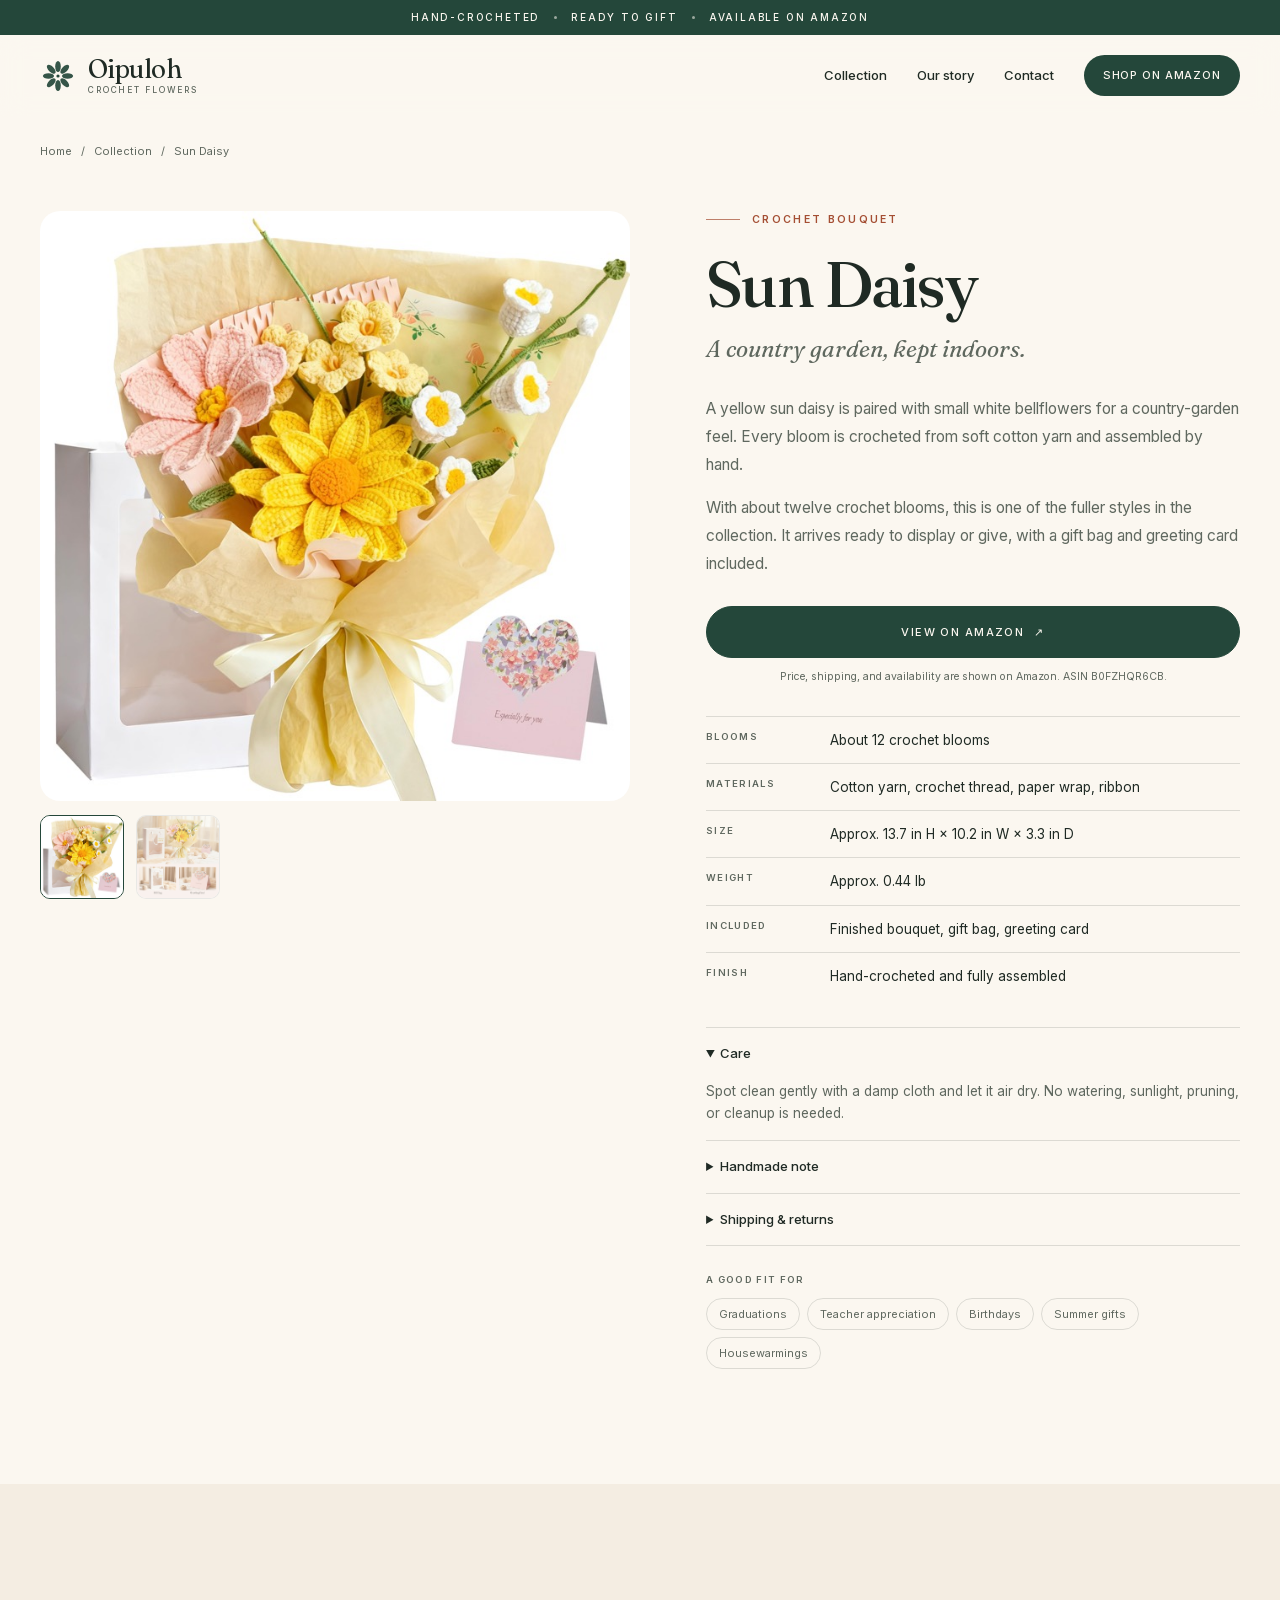
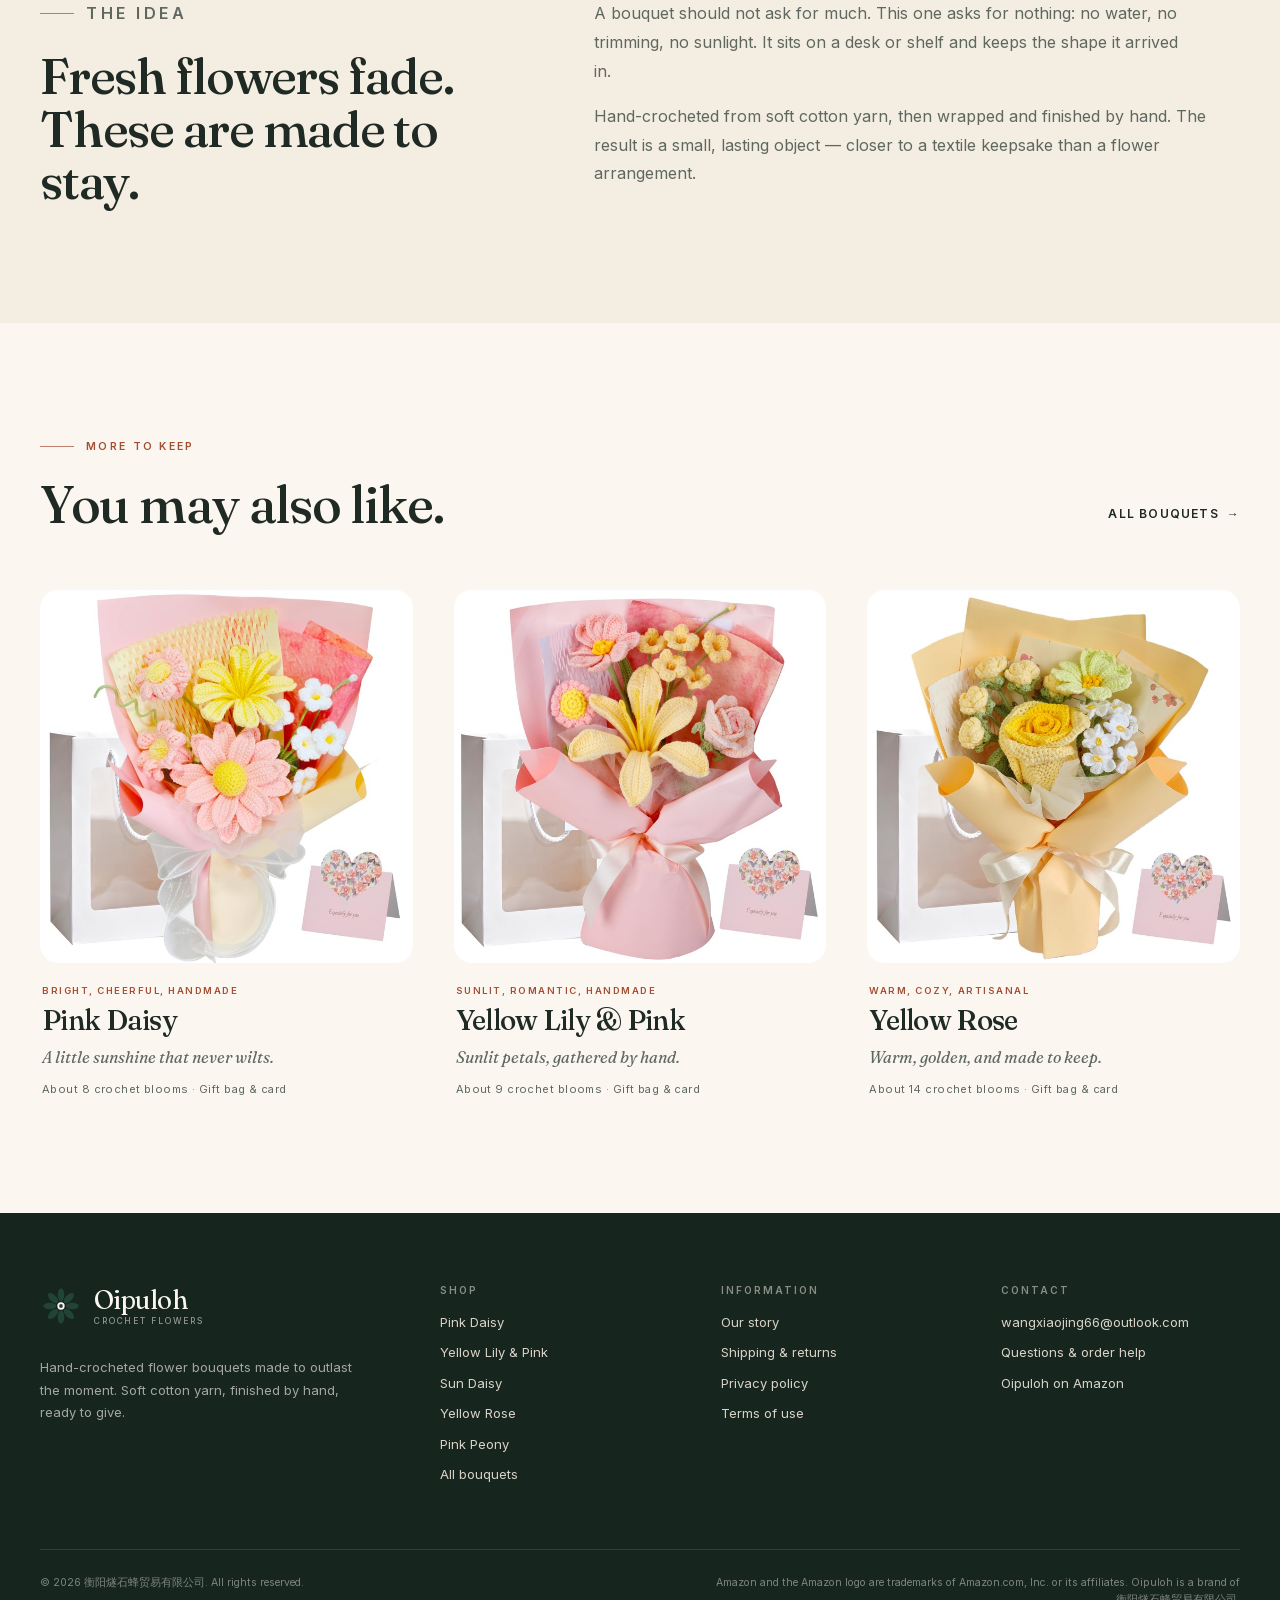
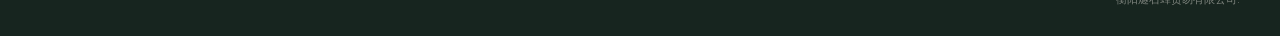
<file: product/sun-daisy.html>
<!doctype html>
<html lang="en">
<head>
  <meta charset="utf-8">
  <meta name="viewport" content="width=device-width, initial-scale=1">
  <title>Oipuloh Sun Daisy Crochet Flowers Bouquet — Oipuloh</title>
  <meta name="description" content="A country garden, kept indoors. Oipuloh Sun Daisy Crochet Flowers Bouquet — hand-crocheted cotton yarn, gift bag and greeting card included.">
  <link rel="canonical" href="https://oipuloh.pages.dev/product/sun-daisy.html">
  <meta property="og:type" content="product">
  <meta property="og:site_name" content="Oipuloh">
  <meta property="og:title" content="Oipuloh Sun Daisy Crochet Flowers Bouquet — Oipuloh">
  <meta property="og:description" content="A country garden, kept indoors. Oipuloh Sun Daisy Crochet Flowers Bouquet — hand-crocheted cotton yarn, gift bag and greeting card included.">
  <meta property="og:url" content="https://oipuloh.pages.dev/product/sun-daisy.html">
  <meta property="og:image" content="https://oipuloh.pages.dev/assets/img/sundaisy-main-1400.jpg">
  <meta name="twitter:card" content="summary_large_image">
  <meta name="theme-color" content="#24473A">
  <link rel="icon" href="../assets/img/favicon.svg" type="image/svg+xml">
  <link rel="stylesheet" href="../assets/css/styles.css">
  <script>
    if (!new URLSearchParams(location.search).has("static")) document.documentElement.classList.add("js");
  </script>
  <script type="application/ld+json">{"@context":"https://schema.org","@type":"Product","name":"Oipuloh Sun Daisy Crochet Flowers Bouquet","image":["https://oipuloh.pages.dev/assets/img/sundaisy-main-1400.jpg"],"description":"A yellow sun daisy is paired with small white bellflowers for a country-garden feel. Every bloom is crocheted from soft cotton yarn and assembled by hand. With about twelve crochet blooms, this is one of the fuller styles in the collection. It arrives ready to display or give, with a gift bag and greeting card included.","sku":"B0FZHQR6CB","brand":{"@type":"Brand","name":"Oipuloh"},"material":"Cotton yarn","category":"Artificial Flowers"}</script>
</head>
<body class="">
  <a class="skip-link" href="#main">Skip to content</a>
  
<div class="announcement">
  <span>Hand-crocheted</span><span class="dot" aria-hidden="true"></span>
  <span>Ready to gift</span><span class="dot" aria-hidden="true"></span>
  <span>Available on Amazon</span>
</div>
<header class="site-header" id="siteHeader">
  <div class="shell header-inner">
    <a class="brand" href="../index.html" aria-label="Oipuloh home">
      <svg class="logo-mark" width="36" height="36" viewBox="0 0 40 40" aria-hidden="true" focusable="false"><g fill="currentColor" opacity=".92"><ellipse cx="20" cy="9.4" rx="3.1" ry="6.2" transform="rotate(0 20 20)"/><ellipse cx="20" cy="9.4" rx="3.1" ry="6.2" transform="rotate(45 20 20)"/><ellipse cx="20" cy="9.4" rx="3.1" ry="6.2" transform="rotate(90 20 20)"/><ellipse cx="20" cy="9.4" rx="3.1" ry="6.2" transform="rotate(135 20 20)"/><ellipse cx="20" cy="9.4" rx="3.1" ry="6.2" transform="rotate(180 20 20)"/><ellipse cx="20" cy="9.4" rx="3.1" ry="6.2" transform="rotate(225 20 20)"/><ellipse cx="20" cy="9.4" rx="3.1" ry="6.2" transform="rotate(270 20 20)"/><ellipse cx="20" cy="9.4" rx="3.1" ry="6.2" transform="rotate(315 20 20)"/></g><circle cx="20" cy="20" r="3.5" fill="var(--paper, #fbf7f0)"/><circle cx="20" cy="20" r="1.8" fill="currentColor"/></svg>
      <span class="brand-type">
        <span class="brand-name">Oipuloh</span>
        <span class="brand-sub">crochet flowers</span>
      </span>
    </a>
    <button class="nav-toggle" type="button" aria-expanded="false" aria-controls="primaryNav">
      <span class="sr-only">Menu</span>
      <span></span><span></span>
    </button>
    <nav class="nav" id="primaryNav" aria-label="Main">
      <a href="../collection.html">Collection</a>
      <a href="../about.html">Our story</a>
      <a href="../contact.html">Contact</a>
      <a class="nav-cta" href="https://www.amazon.com/s?k=Oipuloh" target="_blank" rel="noopener">Shop on Amazon</a>
    </nav>
  </div>
</header>

  <main id="main">

<nav class="breadcrumb shell" aria-label="Breadcrumb">
  <a href="../index.html">Home</a><span aria-hidden="true">/</span>
  <a href="../collection.html">Collection</a><span aria-hidden="true">/</span>
  <span aria-current="page">Sun Daisy</span>
</nav>

<section class="section section--top-tight">
  <div class="shell product-layout">
    <div class="product-gallery">
      <div class="gallery-main">
        <img id="galleryImage" src="../assets/img/sundaisy-main-1400.jpg"
             srcset="../assets/img/sundaisy-main-700.jpg 700w, ../assets/img/sundaisy-main-1400.jpg 1400w"
             sizes="(max-width: 900px) 92vw, 52vw" width="1400" height="1400"
             alt="Oipuloh Sun Daisy crochet flower bouquet with white bellflowers" fetchpriority="high" decoding="async">
      </div>
      <div class="gallery-thumbs" role="group" aria-label="Product images">
        <button type="button" class="thumb is-active" data-src="../assets/img/sundaisy-main-1400.jpg"
                data-srcset="../assets/img/sundaisy-main-700.jpg 700w, ../assets/img/sundaisy-main-1400.jpg 1400w"
                aria-label="View bouquet photo" aria-pressed="true">
          <img src="../assets/img/sundaisy-main-700.jpg" width="700" height="700" alt="" loading="lazy">
        </button>
        <button type="button" class="thumb" data-src="../assets/img/sundaisy-alt-1400.jpg"
                data-srcset="../assets/img/sundaisy-alt-700.jpg 700w, ../assets/img/sundaisy-alt-1400.jpg 1400w"
                aria-label="View gift bag and card photo" aria-pressed="false">
          <img src="../assets/img/sundaisy-alt-700.jpg" width="700" height="700" alt="" loading="lazy">
        </button>
      </div>
    </div>

    <div class="product-info">
      <p class="eyebrow"><span class="rule" aria-hidden="true"></span>Crochet bouquet</p>
      <h1>Sun Daisy</h1>
      <p class="product-tagline product-tagline--large">A country garden, kept indoors.</p>
      <div class="product-description">
        <p>A yellow sun daisy is paired with small white bellflowers for a country-garden feel. Every bloom is crocheted from soft cotton yarn and assembled by hand.</p><p>With about twelve crochet blooms, this is one of the fuller styles in the collection. It arrives ready to display or give, with a gift bag and greeting card included.</p>
      </div>
      <a class="button button--wide" href="https://www.amazon.com/dp/B0FZHQR6CB" target="_blank" rel="noopener">View on Amazon <span aria-hidden="true">↗</span></a>
      <p class="fine-print">Price, shipping, and availability are shown on Amazon. ASIN B0FZHQR6CB.</p>

      <dl class="detail-list">
        <div><dt>Blooms</dt><dd>About 12 crochet blooms</dd></div><div><dt>Materials</dt><dd>Cotton yarn, crochet thread, paper wrap, ribbon</dd></div><div><dt>Size</dt><dd>Approx. 13.7 in H × 10.2 in W × 3.3 in D</dd></div><div><dt>Weight</dt><dd>Approx. 0.44 lb</dd></div><div><dt>Included</dt><dd>Finished bouquet, gift bag, greeting card</dd></div><div><dt>Finish</dt><dd>Hand-crocheted and fully assembled</dd></div>
      </dl>

      <div class="product-accordions">
        <details open>
          <summary>Care</summary>
          <p>Spot clean gently with a damp cloth and let it air dry. No watering, sunlight, pruning, or cleanup is needed.</p>
        </details>
        <details>
          <summary>Handmade note</summary>
          <p>Each bouquet is handmade. Stitch detail, flower shape, and color may vary slightly from the photos.</p>
        </details>
        <details>
          <summary>Shipping &amp; returns</summary>
          <p>Orders are completed on Amazon.com. Shipping options and returns are handled under Amazon's policies. <a href="../shipping.html">Read more</a>.</p>
        </details>
      </div>

      <div class="occasion-tags">
        <span class="occasion-tags-title">A good fit for</span>
        <ul><li>Graduations</li><li>Teacher appreciation</li><li>Birthdays</li><li>Summer gifts</li><li>Housewarmings</li></ul>
      </div>
    </div>
  </div>
</section>

<section class="section section--tint">
  <div class="shell product-story">
    <div class="reveal">
      <p class="eyebrow"><span class="rule" aria-hidden="true"></span>The idea</p>
      <h2>Fresh flowers fade. These are made to stay.</h2>
    </div>
    <div class="reveal">
      <p class="lede-sm">A bouquet should not ask for much. This one asks for nothing: no water, no trimming, no sunlight. It sits on a desk or shelf and keeps the shape it arrived in.</p>
      <p>Hand-crocheted from soft cotton yarn, then wrapped and finished by hand. The result is a small, lasting object — closer to a textile keepsake than a flower arrangement.</p>
    </div>
  </div>
</section>

<section class="section">
  <div class="shell">
    <div class="section-head reveal">
      <div>
        <p class="eyebrow"><span class="rule" aria-hidden="true"></span>More to keep</p>
        <h2>You may also like.</h2>
      </div>
      <a class="text-link" href="../collection.html">All bouquets <span aria-hidden="true">→</span></a>
    </div>
    <div class="product-grid product-grid--three">
      
<article class="product-card reveal">
  <a class="product-media" href="../product/pink-daisy.html" aria-label="Pink Daisy bouquet">
    <img src="../assets/img/daisy-main-700.jpg" srcset="../assets/img/daisy-main-700.jpg 700w, ../assets/img/daisy-main-1400.jpg 1400w" sizes="(max-width: 640px) 88vw, (max-width: 1100px) 44vw, 30vw" width="1400" height="1400" alt="Oipuloh Pink Daisy crochet flower bouquet with a gift bag and greeting card" loading="eager" decoding="async">
  </a>
  <div class="product-card-body">
    <p class="product-kicker">Bright, cheerful, handmade</p>
    <h3><a href="../product/pink-daisy.html">Pink Daisy</a></h3>
    <p class="product-tagline">A little sunshine that never wilts.</p>
    <p class="product-meta">About 8 crochet blooms <span aria-hidden="true">·</span> Gift bag &amp; card</p>
  </div>
</article>

<article class="product-card reveal">
  <a class="product-media" href="../product/yellow-lily-pink.html" aria-label="Yellow Lily &amp; Pink bouquet">
    <img src="../assets/img/lily-main-700.jpg" srcset="../assets/img/lily-main-700.jpg 700w, ../assets/img/lily-main-1400.jpg 1400w" sizes="(max-width: 640px) 88vw, (max-width: 1100px) 44vw, 30vw" width="1400" height="1400" alt="Oipuloh Yellow Lily and Pink crochet flower bouquet with gift bag and card" loading="eager" decoding="async">
  </a>
  <div class="product-card-body">
    <p class="product-kicker">Sunlit, romantic, handmade</p>
    <h3><a href="../product/yellow-lily-pink.html">Yellow Lily &amp; Pink</a></h3>
    <p class="product-tagline">Sunlit petals, gathered by hand.</p>
    <p class="product-meta">About 9 crochet blooms <span aria-hidden="true">·</span> Gift bag &amp; card</p>
  </div>
</article>

<article class="product-card reveal">
  <a class="product-media" href="../product/yellow-rose.html" aria-label="Yellow Rose bouquet">
    <img src="../assets/img/rose-main-700.jpg" srcset="../assets/img/rose-main-700.jpg 700w, ../assets/img/rose-main-1400.jpg 1400w" sizes="(max-width: 640px) 88vw, (max-width: 1100px) 44vw, 30vw" width="1400" height="1400" alt="Oipuloh Yellow Rose crochet flower bouquet with cream buds" loading="eager" decoding="async">
  </a>
  <div class="product-card-body">
    <p class="product-kicker">Warm, cozy, artisanal</p>
    <h3><a href="../product/yellow-rose.html">Yellow Rose</a></h3>
    <p class="product-tagline">Warm, golden, and made to keep.</p>
    <p class="product-meta">About 14 crochet blooms <span aria-hidden="true">·</span> Gift bag &amp; card</p>
  </div>
</article>

    </div>
  </div>
</section>

  </main>
  
<footer class="site-footer">
  <div class="shell footer-grid">
    <div class="footer-brand">
      <a class="brand brand--footer" href="../index.html" aria-label="Oipuloh home">
        <svg class="logo-mark" width="42" height="42" viewBox="0 0 40 40" aria-hidden="true" focusable="false"><g fill="currentColor" opacity=".92"><ellipse cx="20" cy="9.4" rx="3.1" ry="6.2" transform="rotate(0 20 20)"/><ellipse cx="20" cy="9.4" rx="3.1" ry="6.2" transform="rotate(45 20 20)"/><ellipse cx="20" cy="9.4" rx="3.1" ry="6.2" transform="rotate(90 20 20)"/><ellipse cx="20" cy="9.4" rx="3.1" ry="6.2" transform="rotate(135 20 20)"/><ellipse cx="20" cy="9.4" rx="3.1" ry="6.2" transform="rotate(180 20 20)"/><ellipse cx="20" cy="9.4" rx="3.1" ry="6.2" transform="rotate(225 20 20)"/><ellipse cx="20" cy="9.4" rx="3.1" ry="6.2" transform="rotate(270 20 20)"/><ellipse cx="20" cy="9.4" rx="3.1" ry="6.2" transform="rotate(315 20 20)"/></g><circle cx="20" cy="20" r="3.5" fill="var(--paper, #fbf7f0)"/><circle cx="20" cy="20" r="1.8" fill="currentColor"/></svg>
        <span class="brand-type">
          <span class="brand-name">Oipuloh</span>
          <span class="brand-sub">crochet flowers</span>
        </span>
      </a>
      <p>Hand-crocheted flower bouquets made to outlast the moment. Soft cotton yarn, finished by hand, ready to give.</p>
    </div>
    <div>
      <h2 class="footer-title">Shop</h2>
      <ul class="footer-list">
        <li><a href="../product/pink-daisy.html">Pink Daisy</a></li><li><a href="../product/yellow-lily-pink.html">Yellow Lily &amp; Pink</a></li><li><a href="../product/sun-daisy.html">Sun Daisy</a></li><li><a href="../product/yellow-rose.html">Yellow Rose</a></li><li><a href="../product/pink-peony.html">Pink Peony</a></li>
        <li><a href="../collection.html">All bouquets</a></li>
      </ul>
    </div>
    <div>
      <h2 class="footer-title">Information</h2>
      <ul class="footer-list">
        <li><a href="../about.html">Our story</a></li>
        <li><a href="../shipping.html">Shipping &amp; returns</a></li>
        <li><a href="../privacy.html">Privacy policy</a></li>
        <li><a href="../terms.html">Terms of use</a></li>
      </ul>
    </div>
    <div>
      <h2 class="footer-title">Contact</h2>
      <ul class="footer-list">
        <li><a href="mailto:wangxiaojing66@outlook.com">wangxiaojing66@outlook.com</a></li>
        <li><a href="../contact.html">Questions &amp; order help</a></li>
        <li><a href="https://www.amazon.com/s?k=Oipuloh" target="_blank" rel="noopener">Oipuloh on Amazon</a></li>
      </ul>
    </div>
  </div>
  <div class="shell footer-bottom">
    <p>&copy; 2026 衡阳燧石蜂贸易有限公司. All rights reserved.</p>
    <p class="fine">Amazon and the Amazon logo are trademarks of Amazon.com, Inc. or its affiliates. Oipuloh is a brand of <span class="nowrap">衡阳燧石蜂贸易有限公司</span>.</p>
  </div>
</footer>

  <script src="../assets/js/site.js" defer></script>
</body>
</html>
</file>
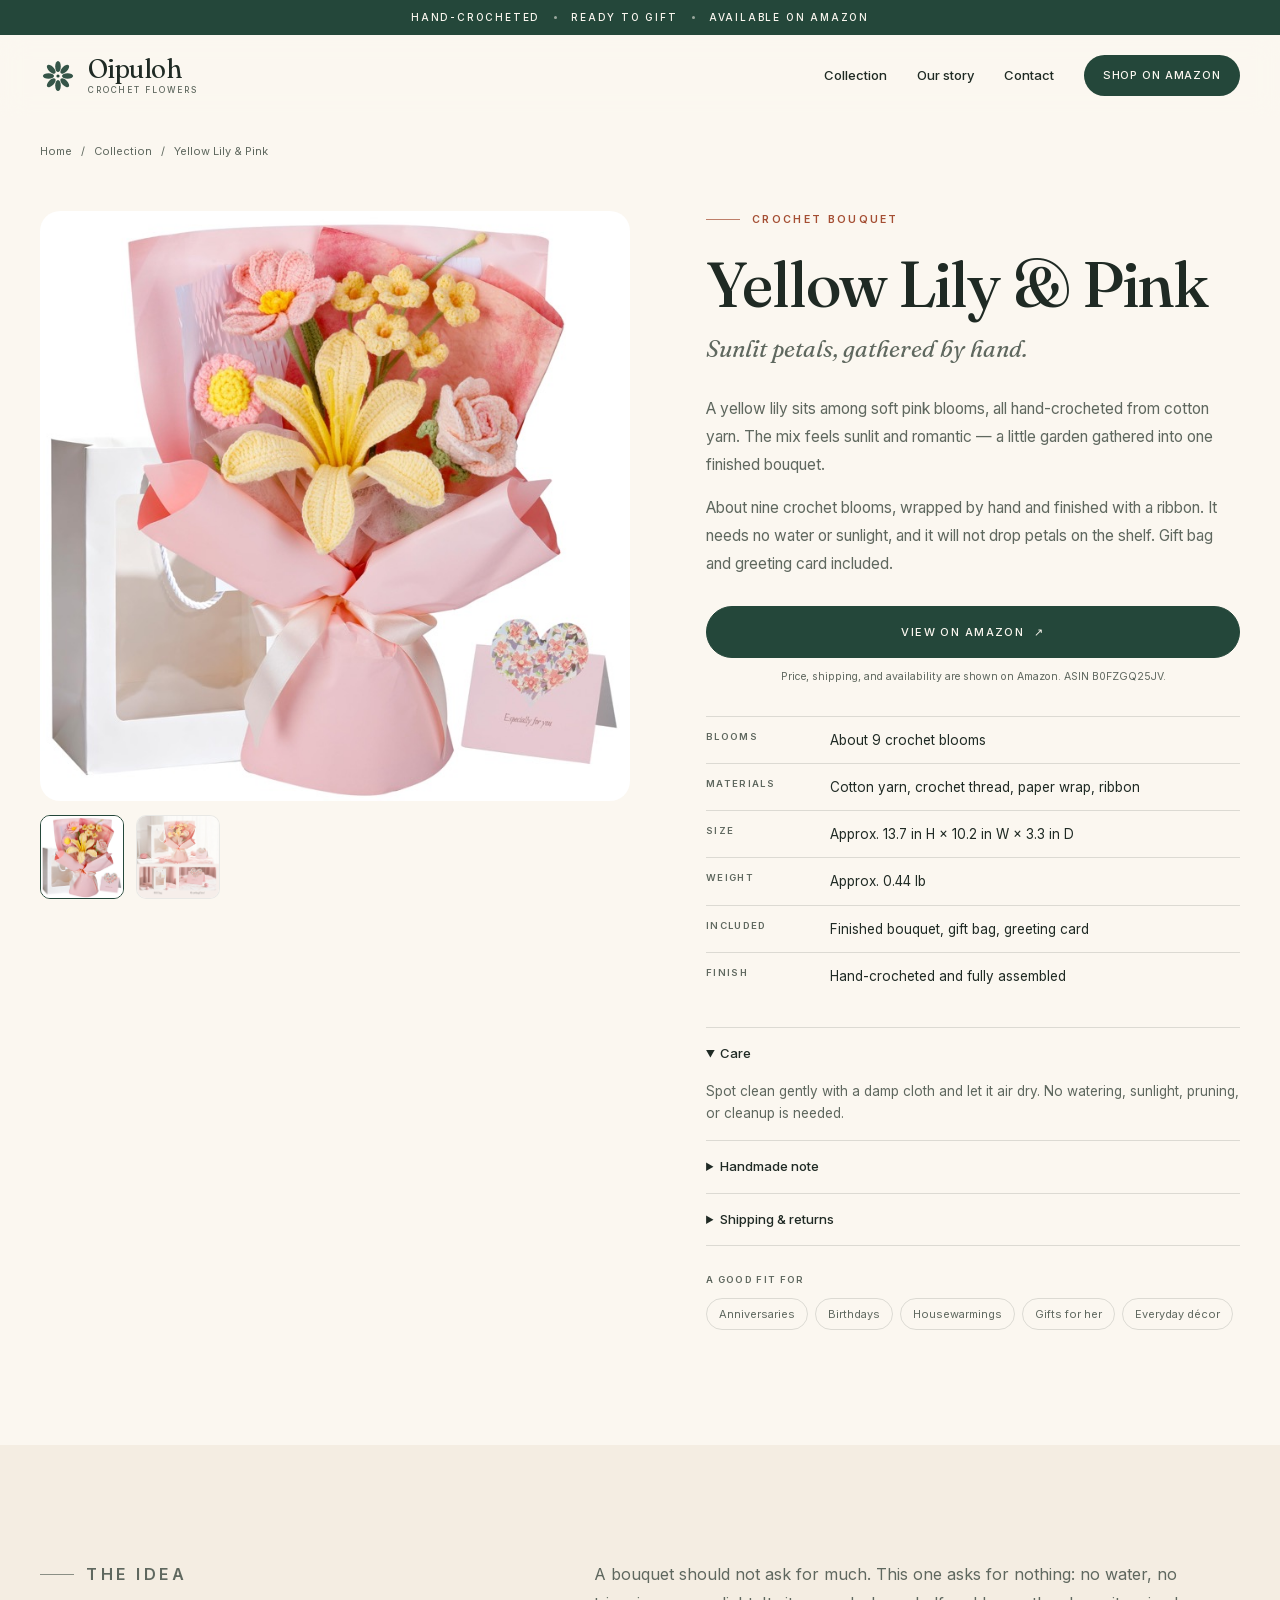
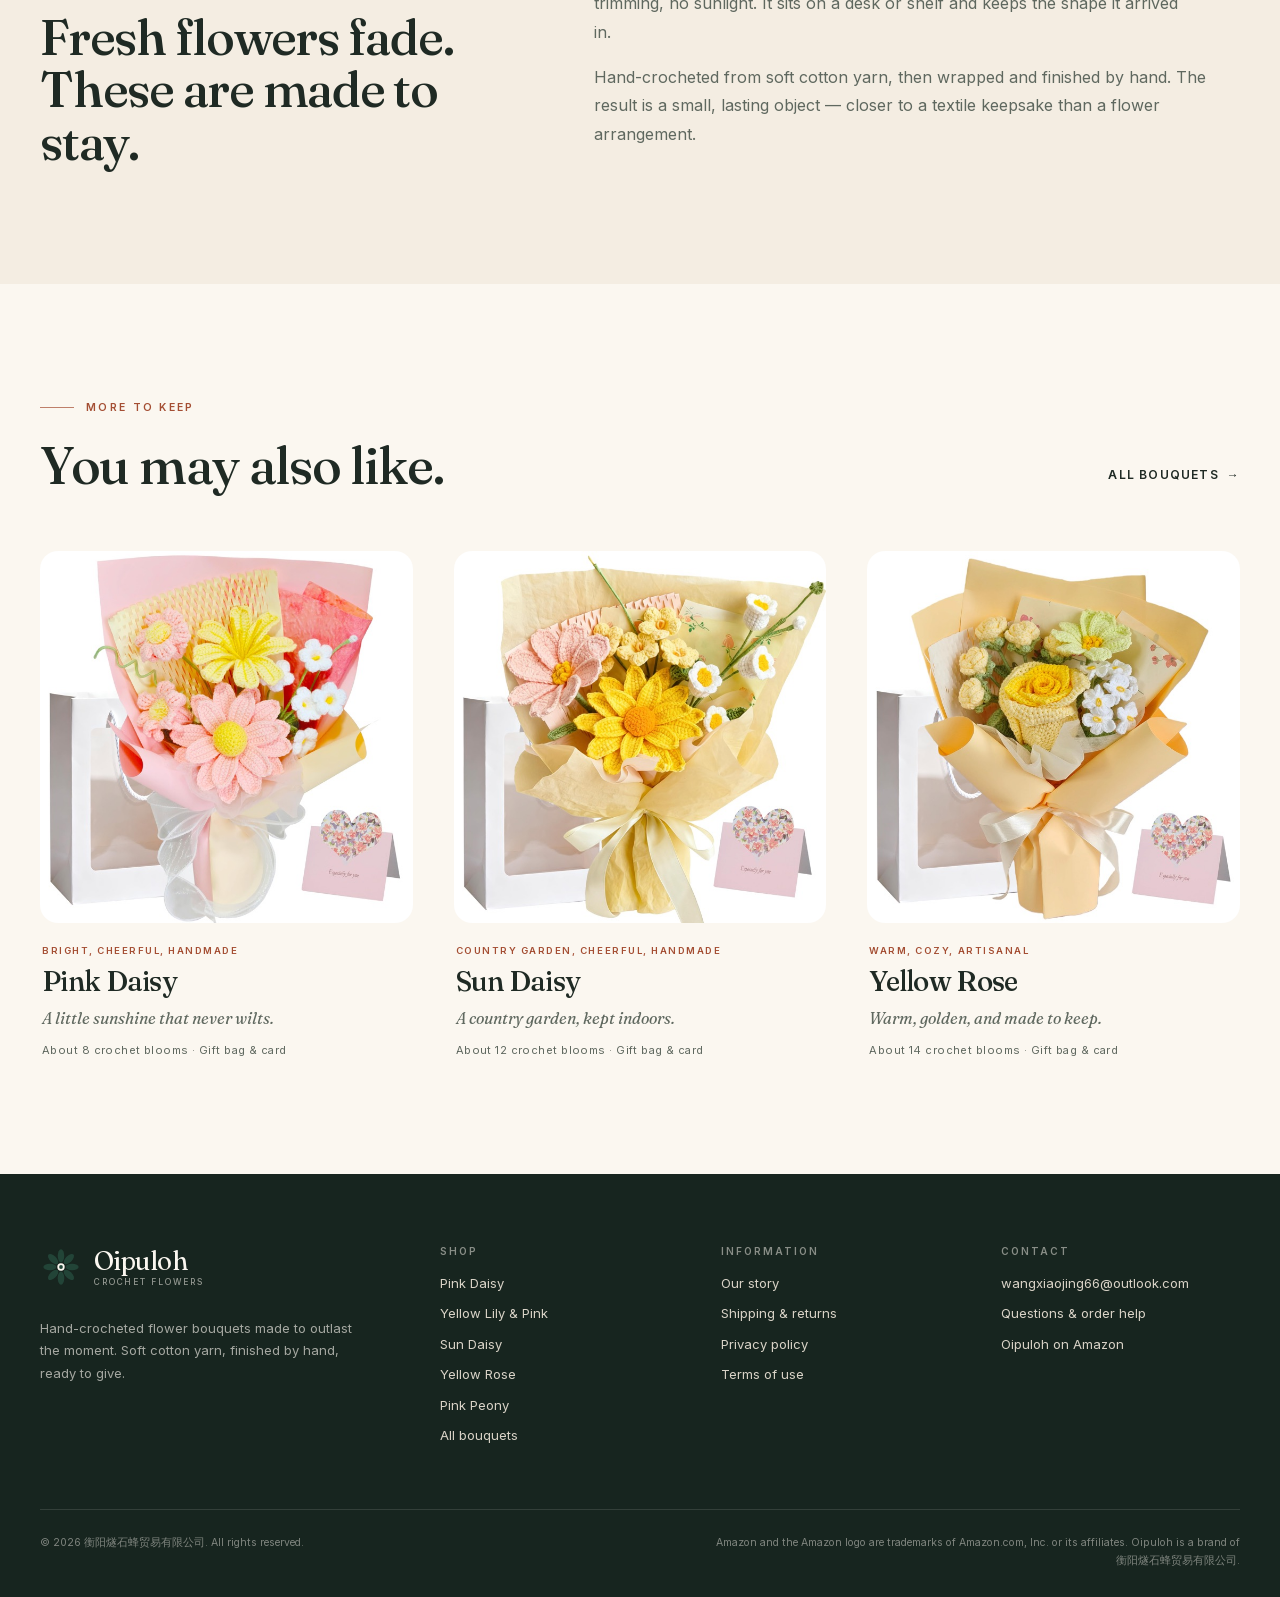
<file: product/yellow-lily-pink.html>
<!doctype html>
<html lang="en">
<head>
  <meta charset="utf-8">
  <meta name="viewport" content="width=device-width, initial-scale=1">
  <title>Oipuloh Yellow Lily &amp; Pink Crochet Flowers Bouquet — Oipuloh</title>
  <meta name="description" content="Sunlit petals, gathered by hand. Oipuloh Yellow Lily &amp; Pink Crochet Flowers Bouquet — hand-crocheted cotton yarn, gift bag and greeting card included.">
  <link rel="canonical" href="https://oipuloh.pages.dev/product/yellow-lily-pink.html">
  <meta property="og:type" content="product">
  <meta property="og:site_name" content="Oipuloh">
  <meta property="og:title" content="Oipuloh Yellow Lily &amp; Pink Crochet Flowers Bouquet — Oipuloh">
  <meta property="og:description" content="Sunlit petals, gathered by hand. Oipuloh Yellow Lily &amp; Pink Crochet Flowers Bouquet — hand-crocheted cotton yarn, gift bag and greeting card included.">
  <meta property="og:url" content="https://oipuloh.pages.dev/product/yellow-lily-pink.html">
  <meta property="og:image" content="https://oipuloh.pages.dev/assets/img/lily-main-1400.jpg">
  <meta name="twitter:card" content="summary_large_image">
  <meta name="theme-color" content="#24473A">
  <link rel="icon" href="../assets/img/favicon.svg" type="image/svg+xml">
  <link rel="stylesheet" href="../assets/css/styles.css">
  <script>
    if (!new URLSearchParams(location.search).has("static")) document.documentElement.classList.add("js");
  </script>
  <script type="application/ld+json">{"@context":"https://schema.org","@type":"Product","name":"Oipuloh Yellow Lily & Pink Crochet Flowers Bouquet","image":["https://oipuloh.pages.dev/assets/img/lily-main-1400.jpg"],"description":"A yellow lily sits among soft pink blooms, all hand-crocheted from cotton yarn. The mix feels sunlit and romantic — a little garden gathered into one finished bouquet. About nine crochet blooms, wrapped by hand and finished with a ribbon. It needs no water or sunlight, and it will not drop petals on the shelf. Gift bag and greeting card included.","sku":"B0FZGQ25JV","brand":{"@type":"Brand","name":"Oipuloh"},"material":"Cotton yarn","category":"Artificial Flowers"}</script>
</head>
<body class="">
  <a class="skip-link" href="#main">Skip to content</a>
  
<div class="announcement">
  <span>Hand-crocheted</span><span class="dot" aria-hidden="true"></span>
  <span>Ready to gift</span><span class="dot" aria-hidden="true"></span>
  <span>Available on Amazon</span>
</div>
<header class="site-header" id="siteHeader">
  <div class="shell header-inner">
    <a class="brand" href="../index.html" aria-label="Oipuloh home">
      <svg class="logo-mark" width="36" height="36" viewBox="0 0 40 40" aria-hidden="true" focusable="false"><g fill="currentColor" opacity=".92"><ellipse cx="20" cy="9.4" rx="3.1" ry="6.2" transform="rotate(0 20 20)"/><ellipse cx="20" cy="9.4" rx="3.1" ry="6.2" transform="rotate(45 20 20)"/><ellipse cx="20" cy="9.4" rx="3.1" ry="6.2" transform="rotate(90 20 20)"/><ellipse cx="20" cy="9.4" rx="3.1" ry="6.2" transform="rotate(135 20 20)"/><ellipse cx="20" cy="9.4" rx="3.1" ry="6.2" transform="rotate(180 20 20)"/><ellipse cx="20" cy="9.4" rx="3.1" ry="6.2" transform="rotate(225 20 20)"/><ellipse cx="20" cy="9.4" rx="3.1" ry="6.2" transform="rotate(270 20 20)"/><ellipse cx="20" cy="9.4" rx="3.1" ry="6.2" transform="rotate(315 20 20)"/></g><circle cx="20" cy="20" r="3.5" fill="var(--paper, #fbf7f0)"/><circle cx="20" cy="20" r="1.8" fill="currentColor"/></svg>
      <span class="brand-type">
        <span class="brand-name">Oipuloh</span>
        <span class="brand-sub">crochet flowers</span>
      </span>
    </a>
    <button class="nav-toggle" type="button" aria-expanded="false" aria-controls="primaryNav">
      <span class="sr-only">Menu</span>
      <span></span><span></span>
    </button>
    <nav class="nav" id="primaryNav" aria-label="Main">
      <a href="../collection.html">Collection</a>
      <a href="../about.html">Our story</a>
      <a href="../contact.html">Contact</a>
      <a class="nav-cta" href="https://www.amazon.com/s?k=Oipuloh" target="_blank" rel="noopener">Shop on Amazon</a>
    </nav>
  </div>
</header>

  <main id="main">

<nav class="breadcrumb shell" aria-label="Breadcrumb">
  <a href="../index.html">Home</a><span aria-hidden="true">/</span>
  <a href="../collection.html">Collection</a><span aria-hidden="true">/</span>
  <span aria-current="page">Yellow Lily &amp; Pink</span>
</nav>

<section class="section section--top-tight">
  <div class="shell product-layout">
    <div class="product-gallery">
      <div class="gallery-main">
        <img id="galleryImage" src="../assets/img/lily-main-1400.jpg"
             srcset="../assets/img/lily-main-700.jpg 700w, ../assets/img/lily-main-1400.jpg 1400w"
             sizes="(max-width: 900px) 92vw, 52vw" width="1400" height="1400"
             alt="Oipuloh Yellow Lily and Pink crochet flower bouquet with gift bag and card" fetchpriority="high" decoding="async">
      </div>
      <div class="gallery-thumbs" role="group" aria-label="Product images">
        <button type="button" class="thumb is-active" data-src="../assets/img/lily-main-1400.jpg"
                data-srcset="../assets/img/lily-main-700.jpg 700w, ../assets/img/lily-main-1400.jpg 1400w"
                aria-label="View bouquet photo" aria-pressed="true">
          <img src="../assets/img/lily-main-700.jpg" width="700" height="700" alt="" loading="lazy">
        </button>
        <button type="button" class="thumb" data-src="../assets/img/lily-alt-1400.jpg"
                data-srcset="../assets/img/lily-alt-700.jpg 700w, ../assets/img/lily-alt-1400.jpg 1400w"
                aria-label="View gift bag and card photo" aria-pressed="false">
          <img src="../assets/img/lily-alt-700.jpg" width="700" height="700" alt="" loading="lazy">
        </button>
      </div>
    </div>

    <div class="product-info">
      <p class="eyebrow"><span class="rule" aria-hidden="true"></span>Crochet bouquet</p>
      <h1>Yellow Lily &amp; Pink</h1>
      <p class="product-tagline product-tagline--large">Sunlit petals, gathered by hand.</p>
      <div class="product-description">
        <p>A yellow lily sits among soft pink blooms, all hand-crocheted from cotton yarn. The mix feels sunlit and romantic — a little garden gathered into one finished bouquet.</p><p>About nine crochet blooms, wrapped by hand and finished with a ribbon. It needs no water or sunlight, and it will not drop petals on the shelf. Gift bag and greeting card included.</p>
      </div>
      <a class="button button--wide" href="https://www.amazon.com/dp/B0FZGQ25JV" target="_blank" rel="noopener">View on Amazon <span aria-hidden="true">↗</span></a>
      <p class="fine-print">Price, shipping, and availability are shown on Amazon. ASIN B0FZGQ25JV.</p>

      <dl class="detail-list">
        <div><dt>Blooms</dt><dd>About 9 crochet blooms</dd></div><div><dt>Materials</dt><dd>Cotton yarn, crochet thread, paper wrap, ribbon</dd></div><div><dt>Size</dt><dd>Approx. 13.7 in H × 10.2 in W × 3.3 in D</dd></div><div><dt>Weight</dt><dd>Approx. 0.44 lb</dd></div><div><dt>Included</dt><dd>Finished bouquet, gift bag, greeting card</dd></div><div><dt>Finish</dt><dd>Hand-crocheted and fully assembled</dd></div>
      </dl>

      <div class="product-accordions">
        <details open>
          <summary>Care</summary>
          <p>Spot clean gently with a damp cloth and let it air dry. No watering, sunlight, pruning, or cleanup is needed.</p>
        </details>
        <details>
          <summary>Handmade note</summary>
          <p>Each bouquet is handmade. Stitch detail, flower shape, and color may vary slightly from the photos.</p>
        </details>
        <details>
          <summary>Shipping &amp; returns</summary>
          <p>Orders are completed on Amazon.com. Shipping options and returns are handled under Amazon's policies. <a href="../shipping.html">Read more</a>.</p>
        </details>
      </div>

      <div class="occasion-tags">
        <span class="occasion-tags-title">A good fit for</span>
        <ul><li>Anniversaries</li><li>Birthdays</li><li>Housewarmings</li><li>Gifts for her</li><li>Everyday décor</li></ul>
      </div>
    </div>
  </div>
</section>

<section class="section section--tint">
  <div class="shell product-story">
    <div class="reveal">
      <p class="eyebrow"><span class="rule" aria-hidden="true"></span>The idea</p>
      <h2>Fresh flowers fade. These are made to stay.</h2>
    </div>
    <div class="reveal">
      <p class="lede-sm">A bouquet should not ask for much. This one asks for nothing: no water, no trimming, no sunlight. It sits on a desk or shelf and keeps the shape it arrived in.</p>
      <p>Hand-crocheted from soft cotton yarn, then wrapped and finished by hand. The result is a small, lasting object — closer to a textile keepsake than a flower arrangement.</p>
    </div>
  </div>
</section>

<section class="section">
  <div class="shell">
    <div class="section-head reveal">
      <div>
        <p class="eyebrow"><span class="rule" aria-hidden="true"></span>More to keep</p>
        <h2>You may also like.</h2>
      </div>
      <a class="text-link" href="../collection.html">All bouquets <span aria-hidden="true">→</span></a>
    </div>
    <div class="product-grid product-grid--three">
      
<article class="product-card reveal">
  <a class="product-media" href="../product/pink-daisy.html" aria-label="Pink Daisy bouquet">
    <img src="../assets/img/daisy-main-700.jpg" srcset="../assets/img/daisy-main-700.jpg 700w, ../assets/img/daisy-main-1400.jpg 1400w" sizes="(max-width: 640px) 88vw, (max-width: 1100px) 44vw, 30vw" width="1400" height="1400" alt="Oipuloh Pink Daisy crochet flower bouquet with a gift bag and greeting card" loading="eager" decoding="async">
  </a>
  <div class="product-card-body">
    <p class="product-kicker">Bright, cheerful, handmade</p>
    <h3><a href="../product/pink-daisy.html">Pink Daisy</a></h3>
    <p class="product-tagline">A little sunshine that never wilts.</p>
    <p class="product-meta">About 8 crochet blooms <span aria-hidden="true">·</span> Gift bag &amp; card</p>
  </div>
</article>

<article class="product-card reveal">
  <a class="product-media" href="../product/sun-daisy.html" aria-label="Sun Daisy bouquet">
    <img src="../assets/img/sundaisy-main-700.jpg" srcset="../assets/img/sundaisy-main-700.jpg 700w, ../assets/img/sundaisy-main-1400.jpg 1400w" sizes="(max-width: 640px) 88vw, (max-width: 1100px) 44vw, 30vw" width="1400" height="1400" alt="Oipuloh Sun Daisy crochet flower bouquet with white bellflowers" loading="eager" decoding="async">
  </a>
  <div class="product-card-body">
    <p class="product-kicker">Country garden, cheerful, handmade</p>
    <h3><a href="../product/sun-daisy.html">Sun Daisy</a></h3>
    <p class="product-tagline">A country garden, kept indoors.</p>
    <p class="product-meta">About 12 crochet blooms <span aria-hidden="true">·</span> Gift bag &amp; card</p>
  </div>
</article>

<article class="product-card reveal">
  <a class="product-media" href="../product/yellow-rose.html" aria-label="Yellow Rose bouquet">
    <img src="../assets/img/rose-main-700.jpg" srcset="../assets/img/rose-main-700.jpg 700w, ../assets/img/rose-main-1400.jpg 1400w" sizes="(max-width: 640px) 88vw, (max-width: 1100px) 44vw, 30vw" width="1400" height="1400" alt="Oipuloh Yellow Rose crochet flower bouquet with cream buds" loading="eager" decoding="async">
  </a>
  <div class="product-card-body">
    <p class="product-kicker">Warm, cozy, artisanal</p>
    <h3><a href="../product/yellow-rose.html">Yellow Rose</a></h3>
    <p class="product-tagline">Warm, golden, and made to keep.</p>
    <p class="product-meta">About 14 crochet blooms <span aria-hidden="true">·</span> Gift bag &amp; card</p>
  </div>
</article>

    </div>
  </div>
</section>

  </main>
  
<footer class="site-footer">
  <div class="shell footer-grid">
    <div class="footer-brand">
      <a class="brand brand--footer" href="../index.html" aria-label="Oipuloh home">
        <svg class="logo-mark" width="42" height="42" viewBox="0 0 40 40" aria-hidden="true" focusable="false"><g fill="currentColor" opacity=".92"><ellipse cx="20" cy="9.4" rx="3.1" ry="6.2" transform="rotate(0 20 20)"/><ellipse cx="20" cy="9.4" rx="3.1" ry="6.2" transform="rotate(45 20 20)"/><ellipse cx="20" cy="9.4" rx="3.1" ry="6.2" transform="rotate(90 20 20)"/><ellipse cx="20" cy="9.4" rx="3.1" ry="6.2" transform="rotate(135 20 20)"/><ellipse cx="20" cy="9.4" rx="3.1" ry="6.2" transform="rotate(180 20 20)"/><ellipse cx="20" cy="9.4" rx="3.1" ry="6.2" transform="rotate(225 20 20)"/><ellipse cx="20" cy="9.4" rx="3.1" ry="6.2" transform="rotate(270 20 20)"/><ellipse cx="20" cy="9.4" rx="3.1" ry="6.2" transform="rotate(315 20 20)"/></g><circle cx="20" cy="20" r="3.5" fill="var(--paper, #fbf7f0)"/><circle cx="20" cy="20" r="1.8" fill="currentColor"/></svg>
        <span class="brand-type">
          <span class="brand-name">Oipuloh</span>
          <span class="brand-sub">crochet flowers</span>
        </span>
      </a>
      <p>Hand-crocheted flower bouquets made to outlast the moment. Soft cotton yarn, finished by hand, ready to give.</p>
    </div>
    <div>
      <h2 class="footer-title">Shop</h2>
      <ul class="footer-list">
        <li><a href="../product/pink-daisy.html">Pink Daisy</a></li><li><a href="../product/yellow-lily-pink.html">Yellow Lily &amp; Pink</a></li><li><a href="../product/sun-daisy.html">Sun Daisy</a></li><li><a href="../product/yellow-rose.html">Yellow Rose</a></li><li><a href="../product/pink-peony.html">Pink Peony</a></li>
        <li><a href="../collection.html">All bouquets</a></li>
      </ul>
    </div>
    <div>
      <h2 class="footer-title">Information</h2>
      <ul class="footer-list">
        <li><a href="../about.html">Our story</a></li>
        <li><a href="../shipping.html">Shipping &amp; returns</a></li>
        <li><a href="../privacy.html">Privacy policy</a></li>
        <li><a href="../terms.html">Terms of use</a></li>
      </ul>
    </div>
    <div>
      <h2 class="footer-title">Contact</h2>
      <ul class="footer-list">
        <li><a href="mailto:wangxiaojing66@outlook.com">wangxiaojing66@outlook.com</a></li>
        <li><a href="../contact.html">Questions &amp; order help</a></li>
        <li><a href="https://www.amazon.com/s?k=Oipuloh" target="_blank" rel="noopener">Oipuloh on Amazon</a></li>
      </ul>
    </div>
  </div>
  <div class="shell footer-bottom">
    <p>&copy; 2026 衡阳燧石蜂贸易有限公司. All rights reserved.</p>
    <p class="fine">Amazon and the Amazon logo are trademarks of Amazon.com, Inc. or its affiliates. Oipuloh is a brand of <span class="nowrap">衡阳燧石蜂贸易有限公司</span>.</p>
  </div>
</footer>

  <script src="../assets/js/site.js" defer></script>
</body>
</html>
</file>
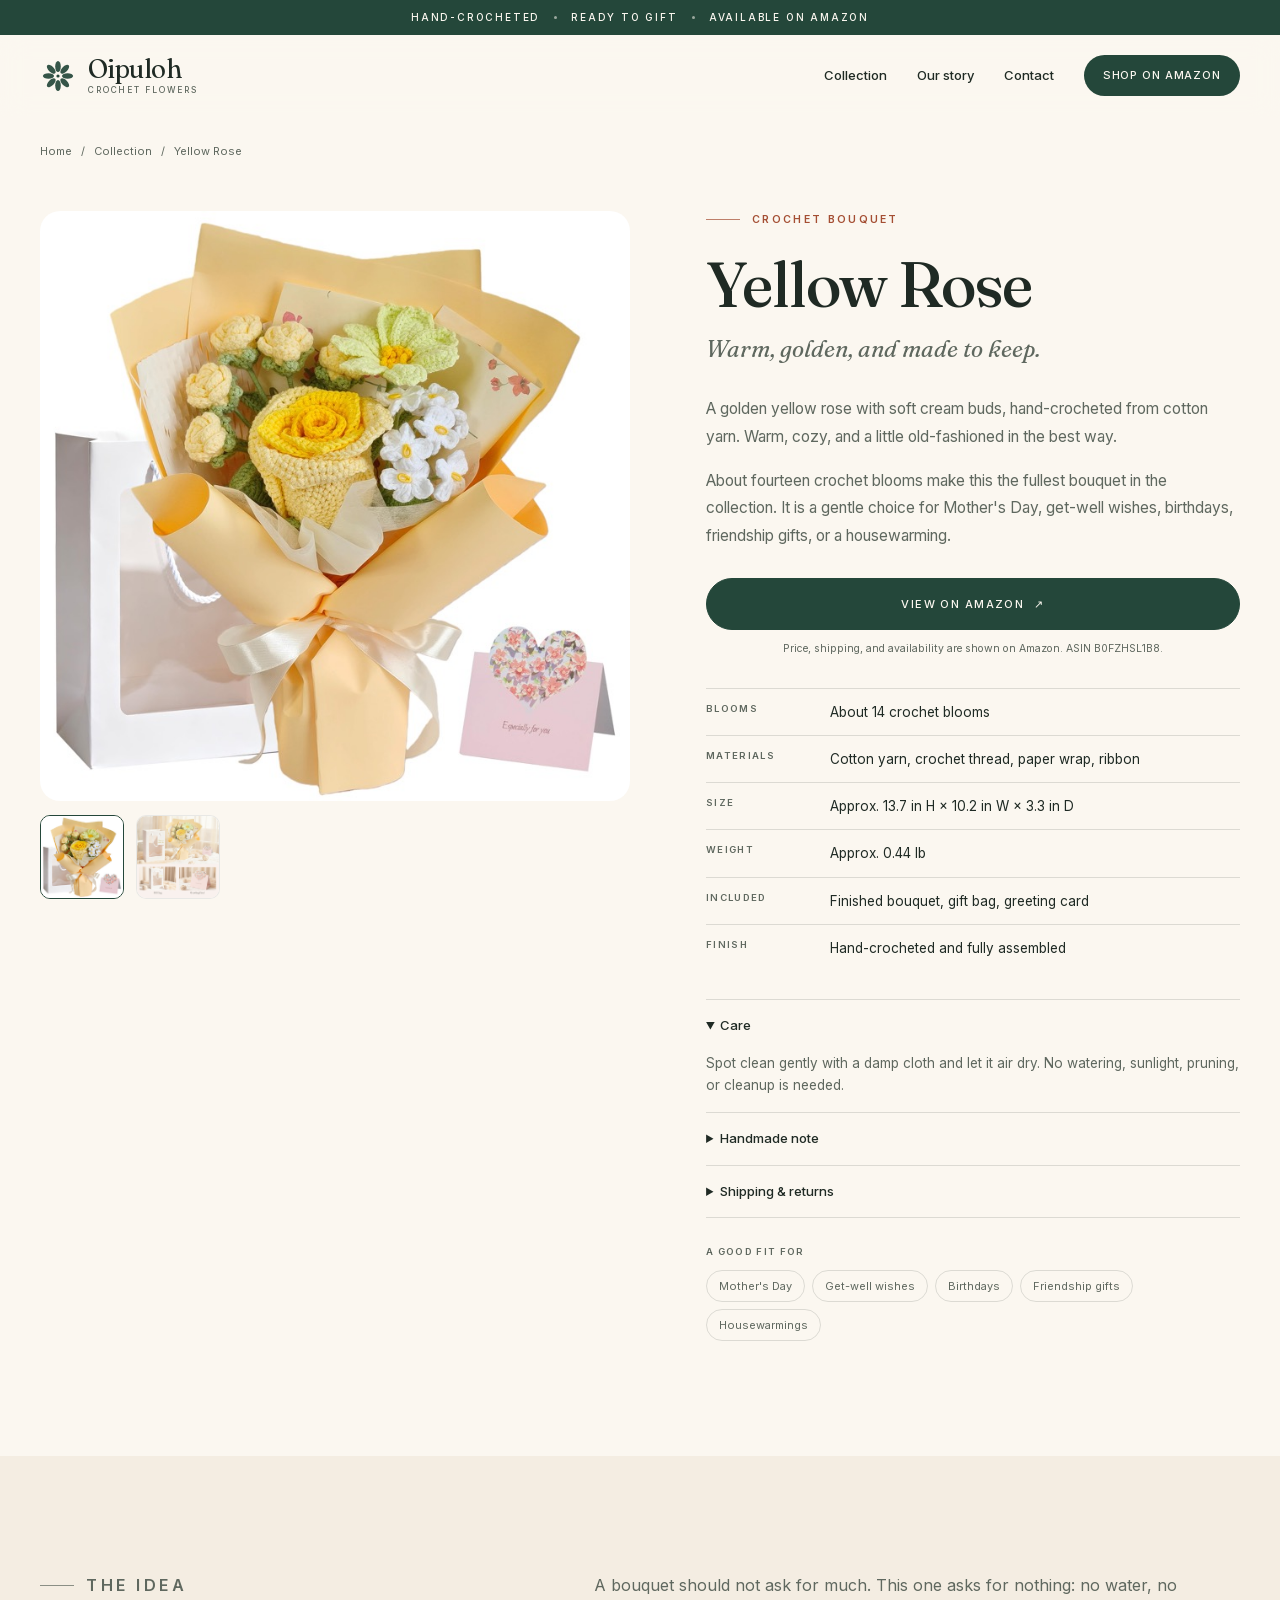
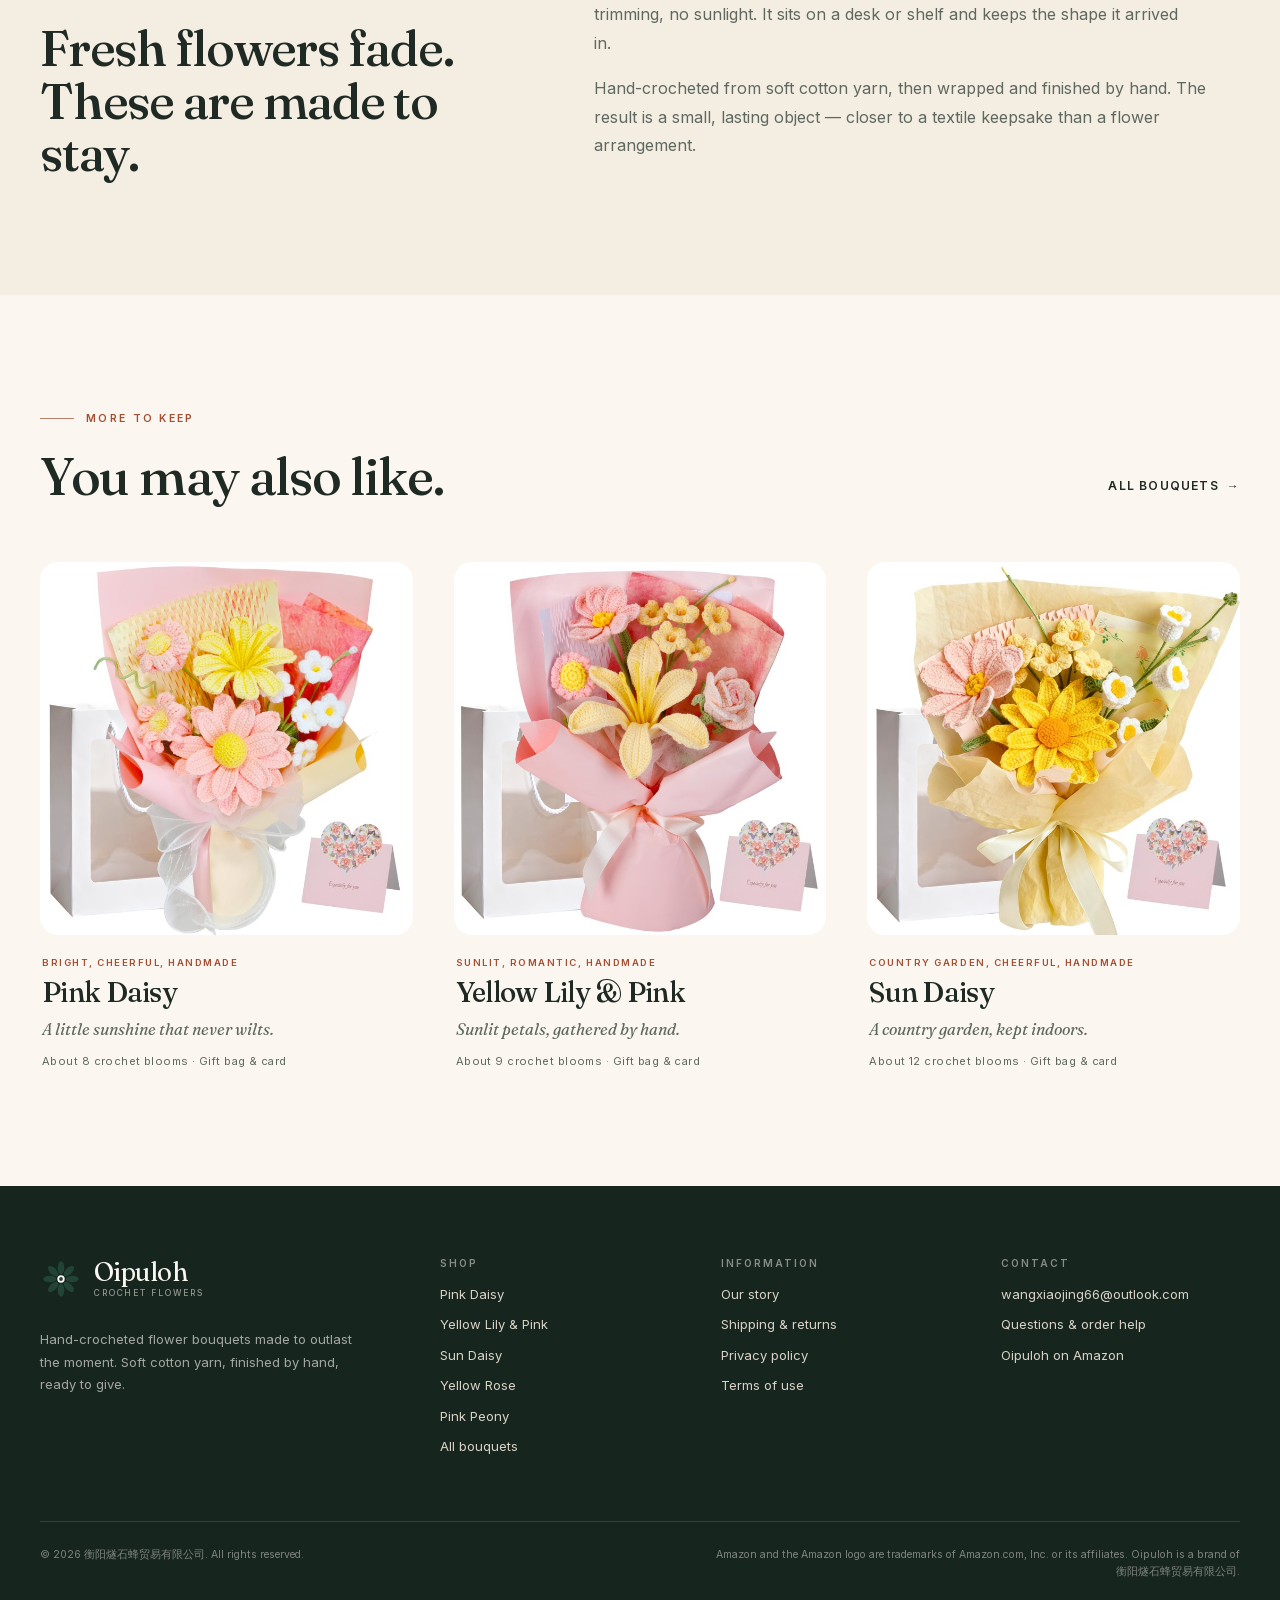
<file: product/yellow-rose.html>
<!doctype html>
<html lang="en">
<head>
  <meta charset="utf-8">
  <meta name="viewport" content="width=device-width, initial-scale=1">
  <title>Oipuloh Yellow Rose Crochet Flowers Bouquet — Oipuloh</title>
  <meta name="description" content="Warm, golden, and made to keep. Oipuloh Yellow Rose Crochet Flowers Bouquet — hand-crocheted cotton yarn, gift bag and greeting card included.">
  <link rel="canonical" href="https://oipuloh.pages.dev/product/yellow-rose.html">
  <meta property="og:type" content="product">
  <meta property="og:site_name" content="Oipuloh">
  <meta property="og:title" content="Oipuloh Yellow Rose Crochet Flowers Bouquet — Oipuloh">
  <meta property="og:description" content="Warm, golden, and made to keep. Oipuloh Yellow Rose Crochet Flowers Bouquet — hand-crocheted cotton yarn, gift bag and greeting card included.">
  <meta property="og:url" content="https://oipuloh.pages.dev/product/yellow-rose.html">
  <meta property="og:image" content="https://oipuloh.pages.dev/assets/img/rose-main-1400.jpg">
  <meta name="twitter:card" content="summary_large_image">
  <meta name="theme-color" content="#24473A">
  <link rel="icon" href="../assets/img/favicon.svg" type="image/svg+xml">
  <link rel="stylesheet" href="../assets/css/styles.css">
  <script>
    if (!new URLSearchParams(location.search).has("static")) document.documentElement.classList.add("js");
  </script>
  <script type="application/ld+json">{"@context":"https://schema.org","@type":"Product","name":"Oipuloh Yellow Rose Crochet Flowers Bouquet","image":["https://oipuloh.pages.dev/assets/img/rose-main-1400.jpg"],"description":"A golden yellow rose with soft cream buds, hand-crocheted from cotton yarn. Warm, cozy, and a little old-fashioned in the best way. About fourteen crochet blooms make this the fullest bouquet in the collection. It is a gentle choice for Mother's Day, get-well wishes, birthdays, friendship gifts, or a housewarming.","sku":"B0FZHSL1B8","brand":{"@type":"Brand","name":"Oipuloh"},"material":"Cotton yarn","category":"Artificial Flowers"}</script>
</head>
<body class="">
  <a class="skip-link" href="#main">Skip to content</a>
  
<div class="announcement">
  <span>Hand-crocheted</span><span class="dot" aria-hidden="true"></span>
  <span>Ready to gift</span><span class="dot" aria-hidden="true"></span>
  <span>Available on Amazon</span>
</div>
<header class="site-header" id="siteHeader">
  <div class="shell header-inner">
    <a class="brand" href="../index.html" aria-label="Oipuloh home">
      <svg class="logo-mark" width="36" height="36" viewBox="0 0 40 40" aria-hidden="true" focusable="false"><g fill="currentColor" opacity=".92"><ellipse cx="20" cy="9.4" rx="3.1" ry="6.2" transform="rotate(0 20 20)"/><ellipse cx="20" cy="9.4" rx="3.1" ry="6.2" transform="rotate(45 20 20)"/><ellipse cx="20" cy="9.4" rx="3.1" ry="6.2" transform="rotate(90 20 20)"/><ellipse cx="20" cy="9.4" rx="3.1" ry="6.2" transform="rotate(135 20 20)"/><ellipse cx="20" cy="9.4" rx="3.1" ry="6.2" transform="rotate(180 20 20)"/><ellipse cx="20" cy="9.4" rx="3.1" ry="6.2" transform="rotate(225 20 20)"/><ellipse cx="20" cy="9.4" rx="3.1" ry="6.2" transform="rotate(270 20 20)"/><ellipse cx="20" cy="9.4" rx="3.1" ry="6.2" transform="rotate(315 20 20)"/></g><circle cx="20" cy="20" r="3.5" fill="var(--paper, #fbf7f0)"/><circle cx="20" cy="20" r="1.8" fill="currentColor"/></svg>
      <span class="brand-type">
        <span class="brand-name">Oipuloh</span>
        <span class="brand-sub">crochet flowers</span>
      </span>
    </a>
    <button class="nav-toggle" type="button" aria-expanded="false" aria-controls="primaryNav">
      <span class="sr-only">Menu</span>
      <span></span><span></span>
    </button>
    <nav class="nav" id="primaryNav" aria-label="Main">
      <a href="../collection.html">Collection</a>
      <a href="../about.html">Our story</a>
      <a href="../contact.html">Contact</a>
      <a class="nav-cta" href="https://www.amazon.com/s?k=Oipuloh" target="_blank" rel="noopener">Shop on Amazon</a>
    </nav>
  </div>
</header>

  <main id="main">

<nav class="breadcrumb shell" aria-label="Breadcrumb">
  <a href="../index.html">Home</a><span aria-hidden="true">/</span>
  <a href="../collection.html">Collection</a><span aria-hidden="true">/</span>
  <span aria-current="page">Yellow Rose</span>
</nav>

<section class="section section--top-tight">
  <div class="shell product-layout">
    <div class="product-gallery">
      <div class="gallery-main">
        <img id="galleryImage" src="../assets/img/rose-main-1400.jpg"
             srcset="../assets/img/rose-main-700.jpg 700w, ../assets/img/rose-main-1400.jpg 1400w"
             sizes="(max-width: 900px) 92vw, 52vw" width="1400" height="1400"
             alt="Oipuloh Yellow Rose crochet flower bouquet with cream buds" fetchpriority="high" decoding="async">
      </div>
      <div class="gallery-thumbs" role="group" aria-label="Product images">
        <button type="button" class="thumb is-active" data-src="../assets/img/rose-main-1400.jpg"
                data-srcset="../assets/img/rose-main-700.jpg 700w, ../assets/img/rose-main-1400.jpg 1400w"
                aria-label="View bouquet photo" aria-pressed="true">
          <img src="../assets/img/rose-main-700.jpg" width="700" height="700" alt="" loading="lazy">
        </button>
        <button type="button" class="thumb" data-src="../assets/img/rose-alt-1400.jpg"
                data-srcset="../assets/img/rose-alt-700.jpg 700w, ../assets/img/rose-alt-1400.jpg 1400w"
                aria-label="View gift bag and card photo" aria-pressed="false">
          <img src="../assets/img/rose-alt-700.jpg" width="700" height="700" alt="" loading="lazy">
        </button>
      </div>
    </div>

    <div class="product-info">
      <p class="eyebrow"><span class="rule" aria-hidden="true"></span>Crochet bouquet</p>
      <h1>Yellow Rose</h1>
      <p class="product-tagline product-tagline--large">Warm, golden, and made to keep.</p>
      <div class="product-description">
        <p>A golden yellow rose with soft cream buds, hand-crocheted from cotton yarn. Warm, cozy, and a little old-fashioned in the best way.</p><p>About fourteen crochet blooms make this the fullest bouquet in the collection. It is a gentle choice for Mother&#x27;s Day, get-well wishes, birthdays, friendship gifts, or a housewarming.</p>
      </div>
      <a class="button button--wide" href="https://www.amazon.com/dp/B0FZHSL1B8" target="_blank" rel="noopener">View on Amazon <span aria-hidden="true">↗</span></a>
      <p class="fine-print">Price, shipping, and availability are shown on Amazon. ASIN B0FZHSL1B8.</p>

      <dl class="detail-list">
        <div><dt>Blooms</dt><dd>About 14 crochet blooms</dd></div><div><dt>Materials</dt><dd>Cotton yarn, crochet thread, paper wrap, ribbon</dd></div><div><dt>Size</dt><dd>Approx. 13.7 in H × 10.2 in W × 3.3 in D</dd></div><div><dt>Weight</dt><dd>Approx. 0.44 lb</dd></div><div><dt>Included</dt><dd>Finished bouquet, gift bag, greeting card</dd></div><div><dt>Finish</dt><dd>Hand-crocheted and fully assembled</dd></div>
      </dl>

      <div class="product-accordions">
        <details open>
          <summary>Care</summary>
          <p>Spot clean gently with a damp cloth and let it air dry. No watering, sunlight, pruning, or cleanup is needed.</p>
        </details>
        <details>
          <summary>Handmade note</summary>
          <p>Each bouquet is handmade. Stitch detail, flower shape, and color may vary slightly from the photos.</p>
        </details>
        <details>
          <summary>Shipping &amp; returns</summary>
          <p>Orders are completed on Amazon.com. Shipping options and returns are handled under Amazon's policies. <a href="../shipping.html">Read more</a>.</p>
        </details>
      </div>

      <div class="occasion-tags">
        <span class="occasion-tags-title">A good fit for</span>
        <ul><li>Mother&#x27;s Day</li><li>Get-well wishes</li><li>Birthdays</li><li>Friendship gifts</li><li>Housewarmings</li></ul>
      </div>
    </div>
  </div>
</section>

<section class="section section--tint">
  <div class="shell product-story">
    <div class="reveal">
      <p class="eyebrow"><span class="rule" aria-hidden="true"></span>The idea</p>
      <h2>Fresh flowers fade. These are made to stay.</h2>
    </div>
    <div class="reveal">
      <p class="lede-sm">A bouquet should not ask for much. This one asks for nothing: no water, no trimming, no sunlight. It sits on a desk or shelf and keeps the shape it arrived in.</p>
      <p>Hand-crocheted from soft cotton yarn, then wrapped and finished by hand. The result is a small, lasting object — closer to a textile keepsake than a flower arrangement.</p>
    </div>
  </div>
</section>

<section class="section">
  <div class="shell">
    <div class="section-head reveal">
      <div>
        <p class="eyebrow"><span class="rule" aria-hidden="true"></span>More to keep</p>
        <h2>You may also like.</h2>
      </div>
      <a class="text-link" href="../collection.html">All bouquets <span aria-hidden="true">→</span></a>
    </div>
    <div class="product-grid product-grid--three">
      
<article class="product-card reveal">
  <a class="product-media" href="../product/pink-daisy.html" aria-label="Pink Daisy bouquet">
    <img src="../assets/img/daisy-main-700.jpg" srcset="../assets/img/daisy-main-700.jpg 700w, ../assets/img/daisy-main-1400.jpg 1400w" sizes="(max-width: 640px) 88vw, (max-width: 1100px) 44vw, 30vw" width="1400" height="1400" alt="Oipuloh Pink Daisy crochet flower bouquet with a gift bag and greeting card" loading="eager" decoding="async">
  </a>
  <div class="product-card-body">
    <p class="product-kicker">Bright, cheerful, handmade</p>
    <h3><a href="../product/pink-daisy.html">Pink Daisy</a></h3>
    <p class="product-tagline">A little sunshine that never wilts.</p>
    <p class="product-meta">About 8 crochet blooms <span aria-hidden="true">·</span> Gift bag &amp; card</p>
  </div>
</article>

<article class="product-card reveal">
  <a class="product-media" href="../product/yellow-lily-pink.html" aria-label="Yellow Lily &amp; Pink bouquet">
    <img src="../assets/img/lily-main-700.jpg" srcset="../assets/img/lily-main-700.jpg 700w, ../assets/img/lily-main-1400.jpg 1400w" sizes="(max-width: 640px) 88vw, (max-width: 1100px) 44vw, 30vw" width="1400" height="1400" alt="Oipuloh Yellow Lily and Pink crochet flower bouquet with gift bag and card" loading="eager" decoding="async">
  </a>
  <div class="product-card-body">
    <p class="product-kicker">Sunlit, romantic, handmade</p>
    <h3><a href="../product/yellow-lily-pink.html">Yellow Lily &amp; Pink</a></h3>
    <p class="product-tagline">Sunlit petals, gathered by hand.</p>
    <p class="product-meta">About 9 crochet blooms <span aria-hidden="true">·</span> Gift bag &amp; card</p>
  </div>
</article>

<article class="product-card reveal">
  <a class="product-media" href="../product/sun-daisy.html" aria-label="Sun Daisy bouquet">
    <img src="../assets/img/sundaisy-main-700.jpg" srcset="../assets/img/sundaisy-main-700.jpg 700w, ../assets/img/sundaisy-main-1400.jpg 1400w" sizes="(max-width: 640px) 88vw, (max-width: 1100px) 44vw, 30vw" width="1400" height="1400" alt="Oipuloh Sun Daisy crochet flower bouquet with white bellflowers" loading="eager" decoding="async">
  </a>
  <div class="product-card-body">
    <p class="product-kicker">Country garden, cheerful, handmade</p>
    <h3><a href="../product/sun-daisy.html">Sun Daisy</a></h3>
    <p class="product-tagline">A country garden, kept indoors.</p>
    <p class="product-meta">About 12 crochet blooms <span aria-hidden="true">·</span> Gift bag &amp; card</p>
  </div>
</article>

    </div>
  </div>
</section>

  </main>
  
<footer class="site-footer">
  <div class="shell footer-grid">
    <div class="footer-brand">
      <a class="brand brand--footer" href="../index.html" aria-label="Oipuloh home">
        <svg class="logo-mark" width="42" height="42" viewBox="0 0 40 40" aria-hidden="true" focusable="false"><g fill="currentColor" opacity=".92"><ellipse cx="20" cy="9.4" rx="3.1" ry="6.2" transform="rotate(0 20 20)"/><ellipse cx="20" cy="9.4" rx="3.1" ry="6.2" transform="rotate(45 20 20)"/><ellipse cx="20" cy="9.4" rx="3.1" ry="6.2" transform="rotate(90 20 20)"/><ellipse cx="20" cy="9.4" rx="3.1" ry="6.2" transform="rotate(135 20 20)"/><ellipse cx="20" cy="9.4" rx="3.1" ry="6.2" transform="rotate(180 20 20)"/><ellipse cx="20" cy="9.4" rx="3.1" ry="6.2" transform="rotate(225 20 20)"/><ellipse cx="20" cy="9.4" rx="3.1" ry="6.2" transform="rotate(270 20 20)"/><ellipse cx="20" cy="9.4" rx="3.1" ry="6.2" transform="rotate(315 20 20)"/></g><circle cx="20" cy="20" r="3.5" fill="var(--paper, #fbf7f0)"/><circle cx="20" cy="20" r="1.8" fill="currentColor"/></svg>
        <span class="brand-type">
          <span class="brand-name">Oipuloh</span>
          <span class="brand-sub">crochet flowers</span>
        </span>
      </a>
      <p>Hand-crocheted flower bouquets made to outlast the moment. Soft cotton yarn, finished by hand, ready to give.</p>
    </div>
    <div>
      <h2 class="footer-title">Shop</h2>
      <ul class="footer-list">
        <li><a href="../product/pink-daisy.html">Pink Daisy</a></li><li><a href="../product/yellow-lily-pink.html">Yellow Lily &amp; Pink</a></li><li><a href="../product/sun-daisy.html">Sun Daisy</a></li><li><a href="../product/yellow-rose.html">Yellow Rose</a></li><li><a href="../product/pink-peony.html">Pink Peony</a></li>
        <li><a href="../collection.html">All bouquets</a></li>
      </ul>
    </div>
    <div>
      <h2 class="footer-title">Information</h2>
      <ul class="footer-list">
        <li><a href="../about.html">Our story</a></li>
        <li><a href="../shipping.html">Shipping &amp; returns</a></li>
        <li><a href="../privacy.html">Privacy policy</a></li>
        <li><a href="../terms.html">Terms of use</a></li>
      </ul>
    </div>
    <div>
      <h2 class="footer-title">Contact</h2>
      <ul class="footer-list">
        <li><a href="mailto:wangxiaojing66@outlook.com">wangxiaojing66@outlook.com</a></li>
        <li><a href="../contact.html">Questions &amp; order help</a></li>
        <li><a href="https://www.amazon.com/s?k=Oipuloh" target="_blank" rel="noopener">Oipuloh on Amazon</a></li>
      </ul>
    </div>
  </div>
  <div class="shell footer-bottom">
    <p>&copy; 2026 衡阳燧石蜂贸易有限公司. All rights reserved.</p>
    <p class="fine">Amazon and the Amazon logo are trademarks of Amazon.com, Inc. or its affiliates. Oipuloh is a brand of <span class="nowrap">衡阳燧石蜂贸易有限公司</span>.</p>
  </div>
</footer>

  <script src="../assets/js/site.js" defer></script>
</body>
</html>
</file>
<file: assets/css/styles.css>
@font-face {
  font-family: "Fraunces";
  font-style: normal;
  font-weight: 100 900;
  font-display: swap;
  src: url("../fonts/fraunces-latin.woff2") format("woff2");
}

@font-face {
  font-family: "Fraunces";
  font-style: italic;
  font-weight: 100 900;
  font-display: swap;
  src: url("../fonts/fraunces-italic-latin.woff2") format("woff2");
}

@font-face {
  font-family: "Inter";
  font-style: normal;
  font-weight: 100 900;
  font-display: swap;
  src: url("../fonts/inter-latin.woff2") format("woff2");
}

:root {
  --paper: #fbf7f0;
  --paper-deep: #f4ede2;
  --ink: #1f2a24;
  --muted: #5f685f;
  --forest: #24473a;
  --forest-deep: #17251f;
  --terracotta: #a44e33;
  --terracotta-soft: #c26a4a;
  --blush: #f3d9d2;
  --line: rgba(31, 42, 36, 0.14);
  --line-light: rgba(251, 247, 240, 0.22);
  --shadow: 0 18px 50px rgba(36, 71, 58, 0.12);
  --serif: "Fraunces", "Iowan Old Style", "Palatino Linotype", "Songti SC", "Noto Serif CJK SC", Georgia, serif;
  --sans: "Inter", -apple-system, BlinkMacSystemFont, "Segoe UI", "PingFang SC", "Hiragino Sans GB", "Microsoft YaHei", Helvetica, Arial, sans-serif;
}

*,
*::before,
*::after {
  box-sizing: border-box;
}

html {
  scroll-behavior: smooth;
}

body {
  margin: 0;
  background: var(--paper);
  color: var(--ink);
  font-family: var(--sans);
  font-size: 16px;
  line-height: 1.65;
  -webkit-font-smoothing: antialiased;
  text-rendering: optimizeLegibility;
}

img {
  display: block;
  max-width: 100%;
  height: auto;
}

a {
  color: inherit;
  text-decoration-thickness: 1px;
  text-underline-offset: 4px;
}

button {
  font: inherit;
  color: inherit;
}

h1,
h2,
h3 {
  margin: 0;
  font-family: var(--serif);
  font-weight: 500;
  letter-spacing: -0.025em;
  line-height: 1.05;
}

p {
  margin: 0 0 1em;
}

p:last-child {
  margin-bottom: 0;
}

.shell {
  width: min(1200px, calc(100% - 56px));
  margin: 0 auto;
}

.narrow {
  max-width: 760px;
}

.center {
  text-align: center;
}

.sr-only {
  position: absolute;
  width: 1px;
  height: 1px;
  padding: 0;
  margin: -1px;
  overflow: hidden;
  clip: rect(0, 0, 0, 0);
  white-space: nowrap;
  border: 0;
}

.nowrap {
  white-space: nowrap;
}

.skip-link {
  position: fixed;
  top: 12px;
  left: 12px;
  z-index: 100;
  padding: 10px 16px;
  border-radius: 999px;
  background: var(--ink);
  color: var(--paper);
  font-size: 12px;
  transform: translateY(-160%);
  transition: transform 0.2s ease;
}

.skip-link:focus {
  transform: translateY(0);
}

:focus-visible {
  outline: 2px solid var(--terracotta-soft);
  outline-offset: 4px;
}

.announcement {
  display: flex;
  align-items: center;
  justify-content: center;
  gap: 14px;
  padding: 9px 18px;
  background: var(--forest);
  color: var(--paper);
  font-size: 10px;
  font-weight: 500;
  letter-spacing: 0.18em;
  text-transform: uppercase;
}

.dot {
  width: 3px;
  height: 3px;
  border-radius: 50%;
  background: currentColor;
  opacity: 0.55;
}

.site-header {
  position: sticky;
  top: 0;
  z-index: 40;
  background: rgba(251, 247, 240, 0.88);
  border-bottom: 1px solid transparent;
  backdrop-filter: blur(14px);
  transition: border-color 0.25s ease, box-shadow 0.25s ease;
}

.site-header.is-scrolled {
  border-bottom-color: var(--line);
  box-shadow: 0 10px 30px rgba(36, 71, 58, 0.06);
}

.header-inner {
  display: flex;
  align-items: center;
  justify-content: space-between;
  gap: 24px;
  min-height: 82px;
}

.brand {
  display: inline-flex;
  align-items: center;
  gap: 12px;
  text-decoration: none;
}

.logo-mark {
  flex: none;
  color: var(--forest);
}

.brand-type {
  display: flex;
  flex-direction: column;
  line-height: 1;
}

.brand-name {
  font-family: var(--serif);
  font-size: 26px;
  letter-spacing: -0.02em;
}

.brand-sub {
  margin-top: 4px;
  font-size: 8.5px;
  font-weight: 500;
  letter-spacing: 0.22em;
  text-transform: uppercase;
  color: var(--muted);
}

.nav {
  display: flex;
  align-items: center;
  gap: 30px;
  font-size: 13px;
  font-weight: 500;
}

.nav > a {
  position: relative;
  text-decoration: none;
}

.nav > a:not(.nav-cta)::after {
  content: "";
  position: absolute;
  left: 0;
  right: 0;
  bottom: -5px;
  height: 1px;
  background: currentColor;
  transform: scaleX(0);
  transform-origin: left;
  transition: transform 0.25s ease;
}

.nav > a:not(.nav-cta):hover::after,
.nav > a[aria-current="page"]:not(.nav-cta)::after {
  transform: scaleX(1);
}

.nav-cta {
  padding: 11px 19px;
  border-radius: 999px;
  background: var(--forest);
  color: var(--paper);
  font-size: 11px;
  letter-spacing: 0.08em;
  text-transform: uppercase;
  transition: background 0.2s ease, transform 0.2s ease;
}

.nav-cta:hover {
  background: var(--forest-deep);
  transform: translateY(-1px);
}

.nav-toggle {
  display: none;
  width: 42px;
  height: 42px;
  padding: 0;
  border: 1px solid var(--line);
  border-radius: 50%;
  background: transparent;
  cursor: pointer;
}

.nav-toggle span:not(.sr-only) {
  display: block;
  width: 16px;
  height: 1px;
  margin: 4px auto;
  background: var(--ink);
  transition: transform 0.2s ease;
}

.nav-toggle[aria-expanded="true"] span:nth-of-type(2) {
  transform: translateY(2.5px) rotate(45deg);
}

.nav-toggle[aria-expanded="true"] span:nth-of-type(3) {
  transform: translateY(-2.5px) rotate(-45deg);
}

.hero {
  padding: clamp(52px, 7vw, 92px) 0 clamp(64px, 8vw, 108px);
}

.hero-grid {
  display: grid;
  grid-template-columns: 1.04fr 0.96fr;
  gap: clamp(40px, 6vw, 84px);
  align-items: center;
}

.eyebrow {
  display: flex;
  align-items: center;
  gap: 12px;
  margin: 0 0 22px;
  color: var(--terracotta);
  font-size: 10.5px;
  font-weight: 600;
  letter-spacing: 0.22em;
  text-transform: uppercase;
}

.eyebrow--light {
  color: rgba(251, 247, 240, 0.72);
}

.eyebrow--center {
  justify-content: center;
}

.rule {
  display: inline-block;
  width: 34px;
  height: 1px;
  background: currentColor;
  opacity: 0.7;
}

.hero h1 {
  margin-bottom: 26px;
  font-size: clamp(58px, 7.4vw, 106px);
  line-height: 0.92;
  letter-spacing: -0.045em;
}

.hero h1 em {
  color: var(--terracotta-soft);
  font-style: italic;
  font-weight: 400;
}

.lede {
  max-width: 540px;
  color: var(--muted);
  font-size: clamp(17px, 1.5vw, 20px);
  line-height: 1.65;
}

.lede-sm {
  max-width: 600px;
  color: var(--muted);
  font-size: 16.5px;
  line-height: 1.75;
}

.actions {
  display: flex;
  flex-wrap: wrap;
  align-items: center;
  gap: 24px;
  margin-top: 34px;
}

.actions--center {
  justify-content: center;
}

.button {
  display: inline-flex;
  align-items: center;
  justify-content: center;
  gap: 10px;
  padding: 16px 28px;
  border: 1px solid var(--forest);
  border-radius: 999px;
  background: var(--forest);
  color: var(--paper);
  font-size: 11px;
  font-weight: 500;
  letter-spacing: 0.13em;
  text-decoration: none;
  text-transform: uppercase;
  transition: background 0.2s ease, color 0.2s ease, transform 0.2s ease;
}

.button:hover {
  background: var(--forest-deep);
  transform: translateY(-2px);
}

.button--ghost {
  background: transparent;
  color: var(--forest);
}

.button--ghost:hover {
  background: var(--forest);
  color: var(--paper);
}

.button--light {
  border-color: var(--paper);
  background: var(--paper);
  color: var(--forest);
}

.button--light:hover {
  background: transparent;
  color: var(--paper);
}

.button--wide {
  width: 100%;
}

.text-link {
  display: inline-flex;
  align-items: center;
  gap: 8px;
  font-size: 12px;
  font-weight: 600;
  letter-spacing: 0.1em;
  text-decoration: none;
  text-transform: uppercase;
}

.text-link span {
  transition: transform 0.2s ease;
}

.text-link:hover span {
  transform: translateX(4px);
}

.text-link--light {
  color: var(--paper);
}

.hero-notes {
  display: flex;
  flex-wrap: wrap;
  gap: 10px 26px;
  margin: 44px 0 0;
  padding: 22px 0 0;
  border-top: 1px solid var(--line);
  list-style: none;
  color: var(--muted);
  font-size: 11px;
  letter-spacing: 0.06em;
}

.hero-notes li::before {
  content: "·";
  margin-right: 8px;
  color: var(--terracotta);
}

.hero-media {
  position: relative;
}

.arch {
  overflow: hidden;
  border-radius: 50% 50% 12px 12px / 36% 36% 5% 5%;
  background: #fff;
  box-shadow: var(--shadow);
}

.arch img {
  width: 100%;
  height: 100%;
  object-fit: cover;
}

.arch--hero {
  aspect-ratio: 4 / 5;
  background: linear-gradient(150deg, #f8e5dc 0%, #f4ead6 55%, #eee3cf 100%);
}

.arch--hero img {
  mix-blend-mode: multiply;
}

.arch--soft {
  aspect-ratio: 4 / 5;
  border-radius: 46% 46% 10px 10px / 30% 30% 4% 4%;
  background: linear-gradient(160deg, #f5e4d9 0%, #f1ecdd 100%);
}

.arch--soft img {
  mix-blend-mode: multiply;
}

.floating-card {
  position: absolute;
  left: -34px;
  bottom: 34px;
  display: grid;
  gap: 3px;
  min-width: 210px;
  padding: 17px 20px;
  border: 1px solid rgba(31, 42, 36, 0.06);
  border-radius: 14px;
  background: var(--paper);
  box-shadow: 0 12px 34px rgba(36, 71, 58, 0.14);
  text-decoration: none;
}

.floating-card-label {
  font-family: var(--serif);
  font-size: 21px;
}

.floating-card-meta {
  color: var(--muted);
  font-size: 10.5px;
  letter-spacing: 0.05em;
}

.floating-card-link {
  margin-top: 7px;
  color: var(--terracotta);
  font-size: 10px;
  font-weight: 600;
  letter-spacing: 0.12em;
  text-transform: uppercase;
}

.hero-stamp {
  position: absolute;
  top: 30px;
  right: -18px;
  display: flex;
  align-items: center;
  justify-content: center;
  width: 92px;
  height: 92px;
  border: 1px solid rgba(36, 71, 58, 0.5);
  border-radius: 50%;
  background: var(--blush);
  color: var(--forest);
  font-family: var(--serif);
  font-size: 15px;
  font-style: italic;
  line-height: 1.15;
  text-align: center;
  transform: rotate(9deg);
}

.value-strip {
  border-top: 1px solid var(--line);
  border-bottom: 1px solid var(--line);
}

.value-strip-inner {
  display: flex;
  flex-wrap: wrap;
  align-items: center;
  justify-content: center;
  gap: 14px 30px;
  padding: 17px 0;
  color: var(--muted);
  font-size: 10px;
  font-weight: 500;
  letter-spacing: 0.18em;
  text-transform: uppercase;
}

.section {
  padding: clamp(72px, 9vw, 118px) 0;
}

.section--top-tight {
  padding-top: clamp(28px, 4vw, 52px);
}

.section--tint {
  background: var(--paper-deep);
}

.section--forest {
  background: var(--forest);
  color: var(--paper);
}

.section-head {
  display: flex;
  align-items: flex-end;
  justify-content: space-between;
  gap: 36px;
  margin-bottom: clamp(36px, 5vw, 58px);
}

.section-head h2 {
  max-width: 780px;
  font-size: clamp(34px, 4.2vw, 52px);
}

.section-head .text-link {
  flex: none;
  padding-bottom: 8px;
}

.product-grid {
  display: grid;
  grid-template-columns: repeat(3, 1fr);
  gap: clamp(24px, 3.2vw, 42px);
}

.product-card {
  min-width: 0;
}

.product-media {
  display: block;
  overflow: hidden;
  aspect-ratio: 1;
  border-radius: 18px;
  background: #fff;
}

.product-media img {
  width: 100%;
  height: 100%;
  object-fit: cover;
  transition: transform 0.7s cubic-bezier(0.2, 0.6, 0.2, 1);
}

.product-card:hover .product-media img {
  transform: scale(1.035);
}

.product-card-body {
  padding: 20px 2px 0;
}

.product-kicker {
  margin-bottom: 8px;
  color: var(--terracotta);
  font-size: 9.5px;
  font-weight: 600;
  letter-spacing: 0.16em;
  text-transform: uppercase;
}

.product-card h3 {
  font-size: 28px;
}

.product-card h3 a {
  text-decoration: none;
}

.product-tagline {
  margin: 8px 0 10px;
  color: var(--muted);
  font-family: var(--serif);
  font-size: 16px;
  font-style: italic;
}

.product-tagline--large {
  margin: 14px 0 26px;
  font-size: 23px;
}

.product-meta {
  margin: 0;
  color: var(--muted);
  font-size: 11px;
  letter-spacing: 0.04em;
}

.split {
  display: grid;
  grid-template-columns: 1fr 1fr;
  gap: clamp(44px, 7vw, 92px);
  align-items: center;
}

.split--wide {
  grid-template-columns: 0.9fr 1.1fr;
}

.split-copy h2,
.faq-intro h2,
.gift-copy h2 {
  margin-bottom: 24px;
  font-size: clamp(36px, 4.4vw, 54px);
}

.split-copy p {
  color: var(--muted);
  font-size: 16px;
  line-height: 1.8;
}

.value-list {
  margin: 32px 0;
}

.value-list > div {
  padding: 20px 0;
  border-top: 1px solid var(--line);
}

.value-list dt {
  margin-bottom: 4px;
  font-family: var(--serif);
  font-size: 20px;
  font-weight: 500;
}

.value-list dd {
  margin: 0;
  color: var(--muted);
  font-size: 14px;
  line-height: 1.7;
}

.gift-grid {
  display: grid;
  grid-template-columns: 1fr 0.9fr;
  gap: clamp(44px, 7vw, 96px);
  align-items: center;
}

.steps {
  margin: 34px 0 0;
  padding: 0;
  list-style: none;
}

.steps li {
  display: grid;
  grid-template-columns: 44px 1fr;
  gap: 16px;
  padding: 18px 0;
  border-top: 1px solid var(--line);
}

.steps li > span {
  color: var(--terracotta);
  font-family: var(--serif);
  font-size: 14px;
}

.steps p {
  margin: 0;
  color: var(--muted);
  font-size: 14px;
}

.steps strong {
  color: var(--ink);
  font-weight: 600;
}

.gift-media {
  position: relative;
}

.gift-photo {
  overflow: hidden;
  border-radius: 18px;
  background: #fff;
  box-shadow: var(--shadow);
}

.gift-note {
  position: absolute;
  left: -24px;
  bottom: -22px;
  display: grid;
  gap: 3px;
  padding: 20px 24px;
  border-radius: 14px;
  background: var(--forest);
  color: var(--paper);
  font-size: 12px;
  box-shadow: var(--shadow);
}

.gift-note-title {
  margin-bottom: 5px;
  font-family: var(--serif);
  font-size: 18px;
}

.occasions {
  display: grid;
  grid-template-columns: 1.1fr 1fr;
  gap: 50px 80px;
  align-items: center;
}

.occasions h2 {
  font-size: clamp(34px, 4.2vw, 52px);
}

.occasion-list {
  display: grid;
  grid-template-columns: 1fr 1fr;
  margin: 0;
  padding: 0;
  list-style: none;
}

.occasion-list li {
  padding: 14px 0;
  border-top: 1px solid var(--line-light);
  font-family: var(--serif);
  font-size: 23px;
}

.faq-grid {
  display: grid;
  grid-template-columns: 0.8fr 1.2fr;
  gap: clamp(44px, 7vw, 96px);
  align-items: start;
}

.faq-list details {
  border-top: 1px solid var(--line);
}

.faq-list details:last-child {
  border-bottom: 1px solid var(--line);
}

.faq-list summary {
  position: relative;
  padding: 20px 34px 20px 0;
  cursor: pointer;
  font-size: 16px;
  font-weight: 500;
  list-style: none;
}

.faq-list summary::-webkit-details-marker {
  display: none;
}

.faq-list summary::after {
  content: "+";
  position: absolute;
  top: 17px;
  right: 2px;
  color: var(--terracotta);
  font-family: var(--serif);
  font-size: 22px;
  transition: transform 0.2s ease;
}

.faq-list details[open] summary::after {
  transform: rotate(45deg);
}

.faq-list details p {
  padding: 0 40px 22px 0;
  color: var(--muted);
  font-size: 14.5px;
}

.closing {
  padding: clamp(70px, 9vw, 110px) 0;
  background: var(--terracotta);
  color: var(--paper);
  text-align: center;
}

.closing--short {
  padding: clamp(56px, 7vw, 84px) 0;
}

.closing h2 {
  max-width: 780px;
  margin: 0 auto 30px;
  font-size: clamp(36px, 4.8vw, 58px);
}

.closing .eyebrow {
  justify-content: center;
  color: rgba(251, 247, 240, 0.7);
}

.closing .button--light:hover {
  border-color: var(--paper);
}

.site-footer {
  padding: 72px 0 28px;
  background: var(--forest-deep);
  color: #d9d3c7;
  font-size: 13px;
}

.footer-grid {
  display: grid;
  grid-template-columns: 1.5fr 1fr 1fr 1fr;
  gap: 42px;
  padding-bottom: 54px;
}

.brand--footer {
  color: var(--paper);
}

.brand--footer .brand-sub {
  color: rgba(251, 247, 240, 0.55);
}

.footer-brand p {
  max-width: 320px;
  margin-top: 22px;
  color: rgba(251, 247, 240, 0.62);
  font-size: 13px;
  line-height: 1.75;
}

.footer-title {
  margin-bottom: 16px;
  font-family: var(--sans);
  font-size: 10px;
  font-weight: 600;
  letter-spacing: 0.2em;
  text-transform: uppercase;
  color: rgba(251, 247, 240, 0.5);
}

.footer-list {
  margin: 0;
  padding: 0;
  list-style: none;
}

.footer-list li {
  margin: 9px 0;
}

.footer-list a {
  color: #d9d3c7;
  text-decoration: none;
}

.footer-list a:hover {
  color: #fff;
  text-decoration: underline;
}

.footer-bottom {
  display: flex;
  align-items: flex-start;
  justify-content: space-between;
  gap: 30px;
  padding-top: 24px;
  border-top: 1px solid rgba(251, 247, 240, 0.12);
  color: rgba(251, 247, 240, 0.45);
  font-size: 10.5px;
}

.footer-bottom p {
  margin: 0;
}

.footer-bottom .fine {
  max-width: 560px;
  text-align: right;
}

.page-hero {
  padding: clamp(64px, 8vw, 100px) 0 clamp(44px, 5vw, 64px);
}

.page-hero--about {
  background:
    radial-gradient(circle at 80% 20%, rgba(243, 217, 210, 0.7), transparent 38%),
    var(--paper);
}

.page-hero--small {
  padding-bottom: 28px;
}

.page-hero-inner {
  max-width: 900px;
}

.page-hero h1 {
  margin-bottom: 24px;
  font-size: clamp(48px, 6.4vw, 84px);
  line-height: 0.98;
}

.page-hero .lede {
  max-width: 680px;
}

.collection-note {
  display: flex;
  flex-wrap: wrap;
  align-items: center;
  justify-content: space-between;
  gap: 16px 30px;
  margin-bottom: 42px;
  padding-bottom: 20px;
  border-bottom: 1px solid var(--line);
}

.collection-note p {
  margin: 0;
  color: var(--muted);
  font-size: 12px;
}

.breadcrumb {
  display: flex;
  flex-wrap: wrap;
  gap: 9px;
  padding-top: 24px;
  color: var(--muted);
  font-size: 11px;
}

.breadcrumb a {
  text-decoration: none;
}

.breadcrumb a:hover {
  text-decoration: underline;
}

.product-layout {
  display: grid;
  grid-template-columns: 1.05fr 0.95fr;
  gap: clamp(40px, 6vw, 76px);
  align-items: start;
}

.gallery-main {
  overflow: hidden;
  aspect-ratio: 1;
  border-radius: 20px;
  background: #fff;
}

.gallery-main img {
  width: 100%;
  height: 100%;
  object-fit: cover;
}

.gallery-thumbs {
  display: flex;
  gap: 12px;
  margin-top: 14px;
}

.thumb {
  width: 84px;
  height: 84px;
  padding: 0;
  overflow: hidden;
  border: 1px solid var(--line);
  border-radius: 10px;
  background: #fff;
  cursor: pointer;
  opacity: 0.65;
  transition: opacity 0.2s ease, border-color 0.2s ease;
}

.thumb img {
  width: 100%;
  height: 100%;
  object-fit: cover;
}

.thumb:hover,
.thumb.is-active {
  border-color: var(--forest);
  opacity: 1;
}

.product-info h1 {
  font-size: clamp(44px, 5vw, 64px);
}

.product-description {
  margin-bottom: 28px;
}

.product-description p {
  color: var(--muted);
  font-size: 15.5px;
  line-height: 1.8;
}

.fine-print {
  margin: 10px 0 30px;
  color: var(--muted);
  font-size: 10.5px;
  text-align: center;
}

.detail-list {
  margin: 0 0 28px;
}

.detail-list > div {
  display: grid;
  grid-template-columns: 108px 1fr;
  gap: 16px;
  padding: 12px 0;
  border-top: 1px solid var(--line);
}

.detail-list dt {
  color: var(--muted);
  font-size: 9.5px;
  font-weight: 600;
  letter-spacing: 0.14em;
  text-transform: uppercase;
}

.detail-list dd {
  margin: 0;
  font-size: 13.5px;
}

.product-accordions details {
  border-top: 1px solid var(--line);
}

.product-accordions details:last-child {
  border-bottom: 1px solid var(--line);
}

.product-accordions summary {
  padding: 15px 0;
  cursor: pointer;
  font-size: 13px;
  font-weight: 500;
}

.product-accordions p {
  padding-bottom: 16px;
  color: var(--muted);
  font-size: 13.5px;
}

.occasion-tags {
  margin-top: 26px;
}

.occasion-tags-title {
  display: block;
  margin-bottom: 10px;
  color: var(--muted);
  font-size: 9.5px;
  font-weight: 600;
  letter-spacing: 0.14em;
  text-transform: uppercase;
}

.occasion-tags ul {
  display: flex;
  flex-wrap: wrap;
  gap: 7px;
  margin: 0;
  padding: 0;
  list-style: none;
}

.occasion-tags li {
  padding: 6px 12px;
  border: 1px solid var(--line);
  border-radius: 999px;
  color: var(--muted);
  font-size: 11px;
}

.product-story {
  display: grid;
  grid-template-columns: 0.85fr 1.15fr;
  gap: clamp(40px, 6vw, 84px);
}

.product-story h2 {
  font-size: clamp(34px, 4.2vw, 50px);
}

.product-story p {
  color: var(--muted);
  font-size: 16px;
  line-height: 1.8;
}

.process-grid {
  display: grid;
  grid-template-columns: repeat(4, 1fr);
  gap: 30px;
  margin: 0;
  padding: 0;
  list-style: none;
}

.process-grid li {
  padding-top: 18px;
  border-top: 1px solid var(--line);
}

.process-grid span {
  display: block;
  margin-bottom: 20px;
  color: var(--terracotta);
  font-family: var(--serif);
  font-size: 13px;
}

.process-grid h3 {
  margin-bottom: 10px;
  font-size: 27px;
}

.process-grid p {
  color: var(--muted);
  font-size: 13.5px;
}

.values-grid {
  display: grid;
  grid-template-columns: 0.8fr 1.2fr;
  gap: clamp(40px, 7vw, 96px);
}

.values-grid h2 {
  font-size: clamp(36px, 4.4vw, 54px);
}

.value-list--large dt {
  font-size: 26px;
}

.value-list--large dd {
  font-size: 15px;
}

.contact-grid {
  display: grid;
  grid-template-columns: 1.05fr 0.95fr;
  gap: clamp(40px, 6vw, 80px);
}

.contact-card {
  padding: clamp(32px, 4vw, 54px);
  border-radius: 20px;
  background: var(--paper-deep);
}

.contact-card h2 {
  margin-bottom: 18px;
  font-size: clamp(20px, 2.2vw, 30px);
  letter-spacing: -0.01em;
  overflow-wrap: anywhere;
}

.contact-card h2 a {
  text-decoration: none;
}

.contact-card p {
  margin-bottom: 26px;
  color: var(--muted);
  font-size: 15px;
}

.contact-side {
  display: grid;
  gap: 30px;
  align-content: start;
}

.contact-side > div {
  padding-bottom: 28px;
  border-bottom: 1px solid var(--line);
}

.contact-side h3 {
  margin-bottom: 8px;
  font-size: 24px;
}

.contact-side p {
  color: var(--muted);
  font-size: 14px;
}

.prose {
  max-width: 760px;
}

.prose h2 {
  margin: 42px 0 12px;
  font-size: 28px;
}

.prose h2:first-child {
  margin-top: 0;
}

.prose p {
  color: var(--muted);
  font-size: 15.5px;
  line-height: 1.8;
}

.prose a {
  color: var(--terracotta);
}

.reveal {
  opacity: 1;
  transform: none;
}

.js .reveal {
  opacity: 0;
  transform: translateY(16px);
  transition: opacity 0.7s ease, transform 0.7s ease;
}

.js .reveal.is-visible {
  opacity: 1;
  transform: none;
}

@media (max-width: 1040px) {
  .hero-grid,
  .split,
  .split--wide,
  .gift-grid,
  .faq-grid,
  .product-layout,
  .product-story,
  .values-grid,
  .contact-grid {
    grid-template-columns: 1fr;
  }

  .hero-copy {
    max-width: 720px;
  }

  .hero-media {
    max-width: 560px;
    margin: 0 auto;
    width: 100%;
  }

  .floating-card {
    left: 10px;
  }

  .hero-stamp {
    right: 6px;
  }

  .product-grid {
    grid-template-columns: repeat(2, 1fr);
  }

  .occasions {
    grid-template-columns: 1fr;
  }

  .process-grid {
    grid-template-columns: repeat(2, 1fr);
  }

  .footer-grid {
    grid-template-columns: 1.4fr 1fr 1fr;
  }

  .footer-brand {
    grid-column: 1 / -1;
  }
}

@media (max-width: 780px) {
  .shell {
    width: min(1200px, calc(100% - 40px));
  }

  .announcement {
    gap: 9px;
    font-size: 8.5px;
    letter-spacing: 0.12em;
  }

  .header-inner {
    min-height: 72px;
  }

  .nav-toggle {
    display: block;
  }

  .nav {
    position: absolute;
    top: 100%;
    left: 0;
    right: 0;
    display: none;
    flex-direction: column;
    align-items: stretch;
    gap: 0;
    padding: 10px 20px 22px;
    border-bottom: 1px solid var(--line);
    background: var(--paper);
  }

  .nav.is-open {
    display: flex;
  }

  .nav > a {
    padding: 13px 0;
    border-bottom: 1px solid var(--line);
  }

  .nav > a::after {
    display: none;
  }

  .nav-cta {
    margin-top: 12px;
    border-bottom: 0 !important;
    text-align: center;
  }

  .hero {
    padding-top: 44px;
  }

  .hero h1 {
    font-size: clamp(54px, 15vw, 82px);
  }

  .hero-notes {
    gap: 8px 16px;
  }

  .floating-card {
    left: 12px;
    bottom: 14px;
    min-width: 0;
    padding: 14px 16px;
  }

  .floating-card-label {
    font-size: 18px;
  }

  .hero-stamp {
    width: 74px;
    height: 74px;
    font-size: 12px;
  }

  .section-head {
    flex-direction: column;
    align-items: flex-start;
  }

  .product-grid {
    grid-template-columns: 1fr;
    gap: 38px;
  }

  .product-card h3 {
    font-size: 30px;
  }

  .gift-note {
    left: 12px;
    bottom: 12px;
  }

  .occasion-list {
    grid-template-columns: 1fr;
  }

  .process-grid {
    grid-template-columns: 1fr;
    gap: 0;
  }

  .process-grid li {
    padding: 20px 0;
  }

  .footer-grid {
    grid-template-columns: 1fr 1fr;
  }

  .footer-bottom {
    flex-direction: column;
  }

  .footer-bottom .fine {
    text-align: left;
  }

  .page-hero h1 {
    font-size: clamp(42px, 11vw, 64px);
  }
}

@media (max-width: 480px) {
  .shell {
    width: calc(100% - 32px);
  }

  .hero-notes {
    display: grid;
    gap: 6px;
  }

  .actions {
    gap: 16px;
  }

  .button {
    width: 100%;
  }

  .actions .text-link {
    width: auto;
  }

  .footer-grid {
    grid-template-columns: 1fr;
  }
}

@media (prefers-reduced-motion: reduce) {
  html {
    scroll-behavior: auto;
  }

  .reveal {
    opacity: 1;
    transform: none;
    transition: none;
  }

  .product-media img,
  .text-link span,
  .button {
    transition: none;
  }
}

@media print {
  .js .reveal {
    opacity: 1;
    transform: none;
  }
}
</file>
